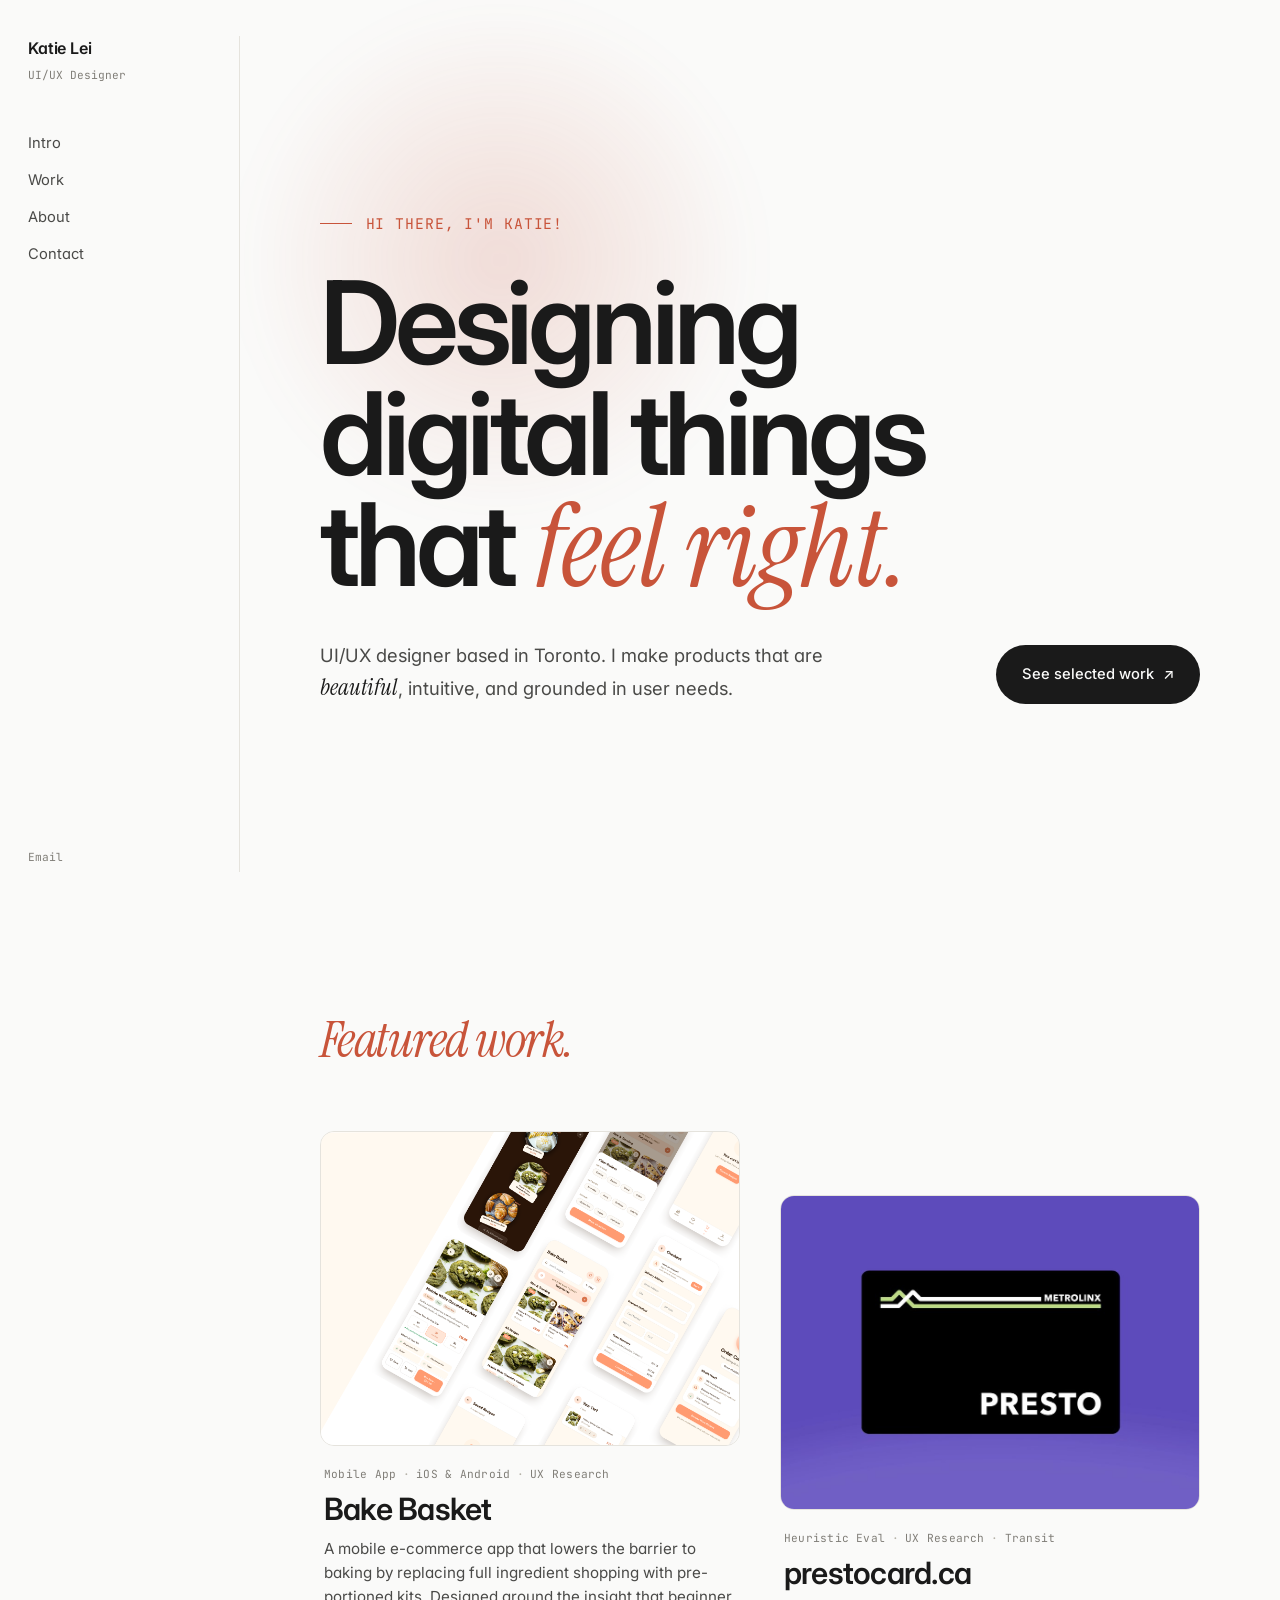
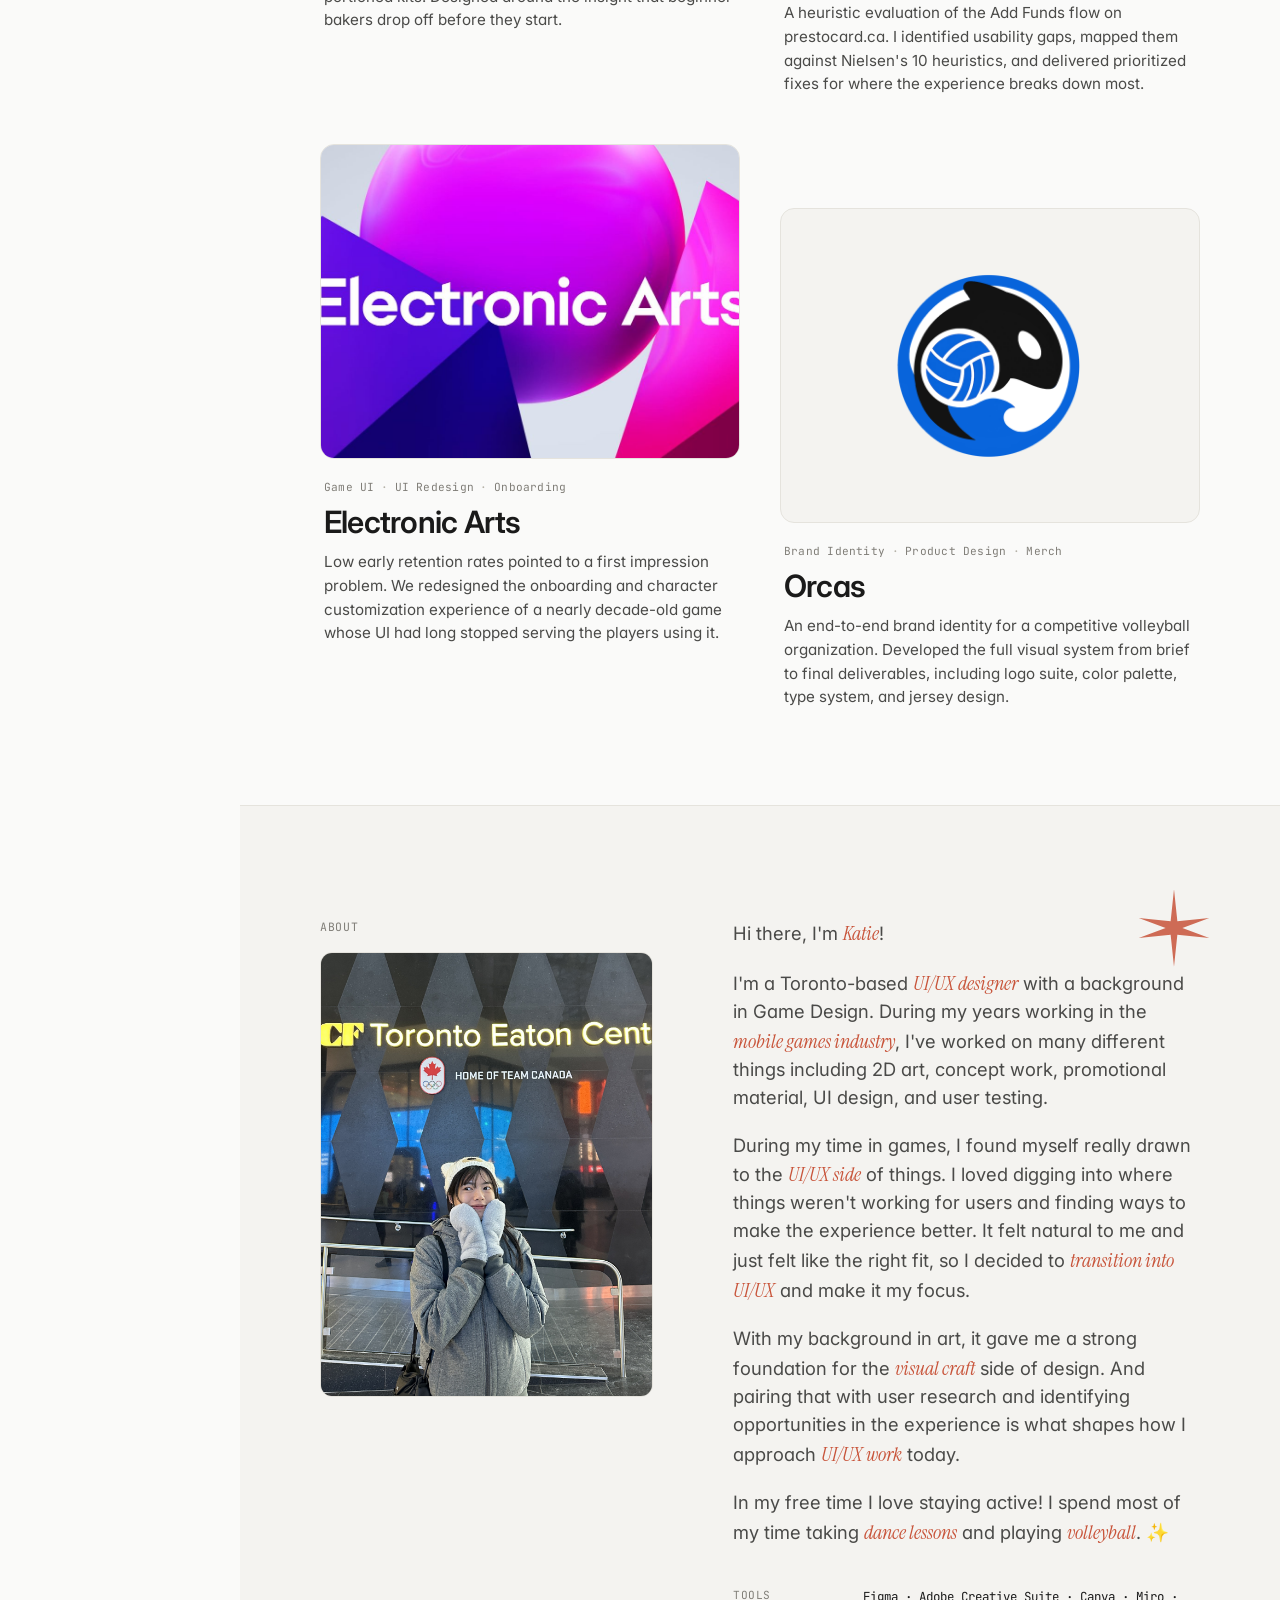
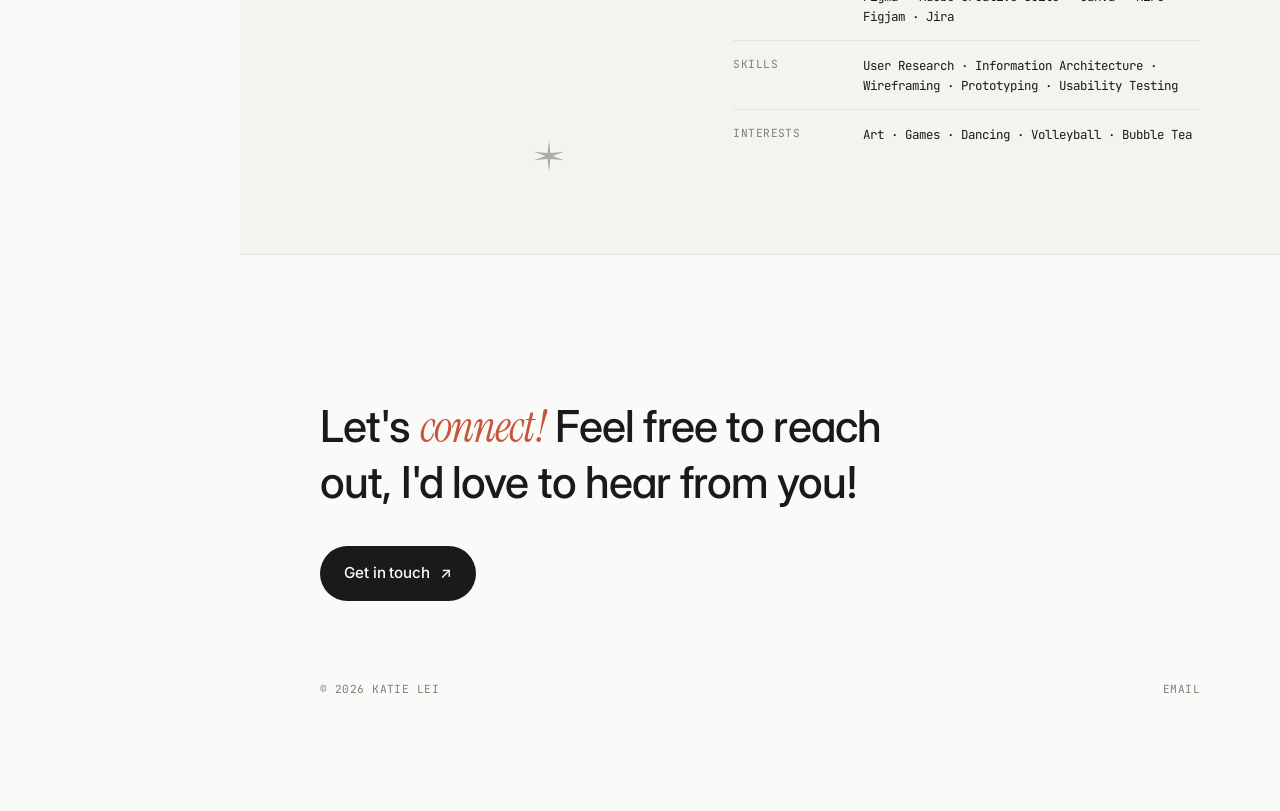
<file: index.html>
<!DOCTYPE html>
<html lang="en">
<head>
  <meta charset="UTF-8">
  <link rel="icon" type="image/svg+xml" href="favicon.svg">
  <meta name="viewport" content="width=device-width, initial-scale=1.0">
  <title>Katie Lei — UI/UX Designer</title>
  <link rel="preconnect" href="https://fonts.googleapis.com">
  <link rel="preconnect" href="https://fonts.gstatic.com" crossorigin>
  <link href="https://fonts.googleapis.com/css2?family=Inter:wght@400;500;600;700;800&family=JetBrains+Mono:wght@400;500&family=Instrument+Serif:ital@0;1&display=swap" rel="stylesheet">
  <style>
    /* =========================================================
       Home — captivating cover, unified system
    ========================================================= */
    :root {
      --bg:           #FAFAF9;
      --bg-2:         #F4F3F0;
      --bg-3:         #EAE8E3;
      --rule:         #E5E3DD;
      --rule-strong:  #D4D1C8;
      --ink:          #1A1A1A;
      --ink-2:        #4A4A48;
      --ink-3:        #807E78;
      --ink-4:        #B5B2A8;
      --accent:       #C8543A;
      --accent-soft:  #F8E8E2;
      --success:      #2E7D4F;

      --font-sans:    'Inter', system-ui, -apple-system, sans-serif;
      --font-mono:    'JetBrains Mono', ui-monospace, monospace;
      --font-serif:   'Instrument Serif', Georgia, serif;

      --sidebar-w:    240px;

      --ease:         cubic-bezier(0.16, 1, 0.3, 1);
    }

    *, *::before, *::after { box-sizing: border-box; margin: 0; padding: 0; }
    html { scroll-behavior: smooth; }
    body {
      font-family: var(--font-sans);
      font-size: 16px;
      line-height: 1.6;
      color: var(--ink);
      background: var(--bg);
      -webkit-font-smoothing: antialiased;
      font-feature-settings: 'cv11', 'ss01', 'kern';
      overflow-x: hidden;
    }
    a { color: inherit; text-decoration: none; }
    img { max-width: 100%; display: block; }

    @media (prefers-reduced-motion: reduce) {
      *, *::before, *::after {
        transition-duration: 0.01ms !important;
        animation-duration: 0.01ms !important;
      }
      html { scroll-behavior: auto; }
    }

    ::selection { background: var(--accent); color: var(--bg); }

    /* =========================================================
       Sidebar
    ========================================================= */
    .sidebar {
      position: fixed;
      top: 0; left: 0;
      width: var(--sidebar-w);
      height: 100vh;
      padding: 2.25rem 1.75rem 1.75rem;
      display: flex;
      flex-direction: column;
      justify-content: space-between;
      background: var(--bg);
      z-index: 100;
    }

    .sidebar::after {
      content: '';
      position: absolute;
      top: 2.25rem; bottom: 1.75rem;
      right: 0;
      width: 1px;
      background: var(--rule);
    }

    .sidebar-top { display: flex; flex-direction: column; gap: 2.5rem; }

    .brand {
      display: flex; flex-direction: column; gap: 0.35rem;
    }
    .brand-name {
      font-size: 1rem;
      font-weight: 600;
      letter-spacing: -0.01em;
      color: var(--ink);
    }
    .brand-role {
      font-family: var(--font-mono);
      font-size: 0.7rem;
      color: var(--ink-3);
    }

    .nav {
      display: flex; flex-direction: column; gap: 0.05rem;
    }
    .nav a {
      display: inline-block;
      padding: 0.4rem 0;
      font-size: 0.92rem;
      color: var(--ink-2);
      transition: color 200ms var(--ease), letter-spacing 250ms var(--ease);
      width: fit-content;
      position: relative;
    }
    .nav a:hover {
      color: var(--ink);
      letter-spacing: 0.005em;
    }
    .nav a::after {
      content: '';
      position: absolute;
      left: 0; bottom: 0.3rem;
      width: 100%;
      height: 1px;
      background: currentColor;
      transform: scaleX(0);
      transform-origin: left;
      transition: transform 300ms var(--ease);
    }
    .nav a:hover::after { transform: scaleX(1); }

    .sidebar-bottom {
      display: flex; flex-direction: column; gap: 1.25rem;
    }

    .status {
      display: inline-flex; align-items: center; gap: 0.55rem;
      font-family: var(--font-mono);
      font-size: 0.7rem;
      color: var(--ink-2);
      width: fit-content;
    }
    .status-dot {
      width: 7px; height: 7px;
      border-radius: 50%;
      background: var(--success);
      box-shadow: 0 0 0 3px rgba(46,125,79,0.15);
      animation: pulse 2.4s ease-in-out infinite;
    }
    @keyframes pulse {
      0%, 100% { box-shadow: 0 0 0 3px rgba(46,125,79,0.15); }
      50%       { box-shadow: 0 0 0 6px rgba(46,125,79,0.06); }
    }

    .socials {
      display: flex; gap: 0.4rem;
    }
    .socials a {
      font-family: var(--font-mono);
      font-size: 0.7rem;
      color: var(--ink-3);
      padding: 0.3rem 0;
      transition: color 150ms;
    }
    .socials a:hover { color: var(--accent); }
    .socials .sep { color: var(--ink-4); padding: 0.3rem 0.15rem; }

    /* =========================================================
       Main shell
    ========================================================= */
    .main {
      margin-left: var(--sidebar-w);
      min-height: 100vh;
    }

    /* =========================================================
       Hero
    ========================================================= */
    .hero {
      min-height: 100vh;
      padding: 5rem 5rem 4rem;
      position: relative;
      display: flex;
      flex-direction: column;
      justify-content: center;
    }

    .hero-top {
      position: absolute;
      top: 2.25rem; left: 5rem; right: 5rem;
      display: flex;
      justify-content: space-between;
      align-items: center;
      font-family: var(--font-mono);
      font-size: 0.72rem;
      color: var(--ink-3);
      letter-spacing: 0.02em;
    }
    .hero-top .tag {
      display: inline-flex; align-items: center; gap: 0.5rem;
    }
    .hero-top .tag-dot {
      width: 5px; height: 5px;
      border-radius: 50%;
      background: var(--accent);
    }

    .hero-greeting {
      display: inline-flex;
      align-items: center;
      gap: 0.85rem;
      font-family: var(--font-mono);
      font-size: 0.92rem;
      color: var(--accent);
      letter-spacing: 0.06em;
      text-transform: uppercase;
      margin-bottom: 2rem;
      opacity: 0;
      transform: translateY(8px);
      animation: rise 700ms var(--ease) 100ms forwards;
    }
    .hero-greeting-line {
      width: 32px;
      height: 1px;
      background: var(--accent);
      display: inline-block;
    }

    .hero-title {
      font-size: clamp(3rem, 9vw, 8.5rem);
      font-weight: 600;
      line-height: 0.96;
      letter-spacing: -0.045em;
      color: var(--ink);
      margin-bottom: 2.5rem;
      max-width: 14ch;
      text-wrap: balance;
    }
    .hero-title .line {
      display: block;
      opacity: 0;
      transform: translateY(14px);
      animation: rise 800ms var(--ease) forwards;
    }
    .hero-title .line:nth-child(1) { animation-delay: 200ms; }
    .hero-title .line:nth-child(2) { animation-delay: 320ms; }
    .hero-title .line:nth-child(3) { animation-delay: 440ms; }

    .hero-title .serif {
      font-family: var(--font-serif);
      font-style: italic;
      font-weight: 400;
      color: var(--accent);
      letter-spacing: -0.01em;
    }

    .hero-blob {
      position: absolute;
      top: 0; left: 0;
      width: 520px; height: 520px;
      border-radius: 50%;
      background: radial-gradient(circle at center, rgba(200,84,58,0.18), rgba(200,84,58,0) 70%);
      pointer-events: none;
      filter: blur(20px);
      z-index: 0;
      will-change: transform;
    }

    .hero > *:not(.hero-blob) { position: relative; z-index: 1; }

    @keyframes rise {
      to { opacity: 1; transform: translateY(0); }
    }

    .hero-foot {
      display: flex;
      align-items: flex-end;
      justify-content: space-between;
      gap: 3rem;
      flex-wrap: wrap;
      max-width: 1100px;
      opacity: 0;
      transform: translateY(8px);
      animation: rise 800ms var(--ease) 600ms forwards;
    }

    .hero-blurb {
      font-size: 1.15rem;
      line-height: 1.5;
      color: var(--ink-2);
      max-width: 44ch;
      text-wrap: pretty;
    }
    .hero-blurb em {
      font-family: var(--font-serif);
      font-size: 1.25em;
      font-style: italic;
      color: var(--ink);
      font-weight: 400;
    }

    .hero-cta {
      display: inline-flex; align-items: center; gap: 0.6rem;
      padding: 1.1rem 1.6rem;
      background: var(--ink);
      color: var(--bg);
      border-radius: 9999px;
      font-size: 0.92rem;
      font-weight: 500;
      transition: background 200ms, gap 250ms var(--ease), transform 250ms var(--ease);
      flex-shrink: 0;
    }
    .hero-cta:hover {
      background: var(--accent);
      gap: 0.9rem;
    }
    .hero-cta-arrow {
      display: inline-block;
      transition: transform 250ms var(--ease);
    }
    .hero-cta:hover .hero-cta-arrow {
      transform: translateX(2px) rotate(-45deg);
    }

    .hero-scroll {
      position: absolute;
      bottom: 2.25rem; left: 5rem;
      font-family: var(--font-mono);
      font-size: 0.7rem;
      color: var(--ink-3);
      display: flex; align-items: center; gap: 0.6rem;
    }
    .hero-scroll-line {
      width: 28px; height: 1px;
      background: var(--ink-3);
      position: relative;
      overflow: hidden;
    }
    .hero-scroll-line::after {
      content: '';
      position: absolute;
      inset: 0;
      background: var(--accent);
      animation: scroll-hint 2.4s ease-in-out infinite;
    }
    @keyframes scroll-hint {
      0%   { transform: translateX(-100%); }
      50%  { transform: translateX(0); }
      100% { transform: translateX(100%); }
    }

    /* =========================================================
       Marquee
    ========================================================= */
    .marquee {
      padding: 2.5rem 0;
      border-top: 1px solid var(--rule);
      border-bottom: 1px solid var(--rule);
      overflow: hidden;
      white-space: nowrap;
      background: var(--bg);
      position: relative;
    }
    .marquee-track {
      display: inline-flex;
      gap: 4rem;
      animation: marq 38s linear infinite;
      will-change: transform;
    }
    .marquee-item {
      font-family: var(--font-serif);
      font-size: 2.25rem;
      font-style: italic;
      font-weight: 400;
      color: var(--ink);
      letter-spacing: -0.01em;
      flex-shrink: 0;
    }
    .marquee-item.alt { color: var(--accent); }
    .marquee-dot {
      align-self: center;
      width: 6px; height: 6px;
      border-radius: 50%;
      background: var(--ink-4);
      flex-shrink: 0;
    }
    @keyframes marq {
      from { transform: translateX(0); }
      to   { transform: translateX(-50%); }
    }

    /* =========================================================
       Work — hover gallery
    ========================================================= */
    .work {
      padding: 7rem 5rem 6rem;
      position: relative;
    }

    .work-intro {
      display: flex;
      align-items: baseline;
      justify-content: space-between;
      gap: 3rem;
      margin-bottom: 4rem;
      flex-wrap: wrap;
    }
    .work-headline {
      font-size: clamp(2rem, 4vw, 3.25rem);
      font-weight: 600;
      letter-spacing: -0.03em;
      line-height: 1.05;
      color: var(--ink);
      max-width: 22ch;
      text-wrap: balance;
    }
    .work-headline .serif {
      font-family: var(--font-serif);
      font-style: italic;
      color: var(--accent);
      font-weight: 400;
    }
    .work-count {
      font-family: var(--font-mono);
      font-size: 0.72rem;
      color: var(--ink-3);
      letter-spacing: 0.04em;
    }

    .gallery {
      display: grid;
      grid-template-columns: repeat(2, 1fr);
      gap: 3rem 2.5rem;
    }
    @media (max-width: 900px) {
      .gallery { grid-template-columns: 1fr; gap: 2.5rem; }
    }

    .project {
      display: flex;
      flex-direction: column;
      gap: 1.25rem;
    }
    .project:nth-child(2) { margin-top: 4rem; }
    .project:nth-child(4) { margin-top: 4rem; }
    @media (max-width: 900px) {
      .project:nth-child(2), .project:nth-child(4) { margin-top: 0; }
    }

    .project-image {
      display: block;
      aspect-ratio: 4/3;
      border-radius: 14px;
      overflow: hidden;
      background: var(--bg-2);
      border: 1px solid var(--rule);
      position: relative;
    }
    .project-image img {
      width: 100%;
      height: 100%;
      object-fit: cover;
      transition: transform 700ms var(--ease);
    }
    .project-image--contain img {
      object-fit: contain;
      padding: 2rem;
    }
    .project-image:hover img { transform: scale(1.04); }
    .project-image::after {
      content: 'View case study \2192';
      position: absolute;
      inset: auto auto 1rem 1rem;
      padding: 0.5rem 0.85rem;
      background: rgba(26,26,26,0.92);
      color: var(--bg);
      font-family: var(--font-mono);
      font-size: 0.72rem;
      border-radius: 9999px;
      backdrop-filter: blur(8px);
      opacity: 0;
      transform: translateY(6px);
      transition: opacity 220ms var(--ease), transform 220ms var(--ease);
    }
    .project-image:hover::after {
      opacity: 1;
      transform: translateY(0);
    }

    .project-meta {
      display: flex;
      flex-direction: column;
      gap: 0.5rem;
      padding: 0 0.25rem;
    }
    .project-tags {
      display: flex; gap: 0.4rem; flex-wrap: wrap;
      font-family: var(--font-mono);
      font-size: 0.7rem;
      color: var(--ink-3);
      letter-spacing: 0.02em;
    }
    .project-tags .dot { color: var(--ink-4); }
    .project-name {
      font-size: clamp(1.5rem, 2.4vw, 2rem);
      font-weight: 600;
      letter-spacing: -0.025em;
      line-height: 1.1;
      color: var(--ink);
      transition: color 200ms;
    }
    .project-name .serif {
      font-family: var(--font-serif);
      font-style: italic;
      font-weight: 400;
      color: inherit;
    }
    .project:hover .project-name { color: var(--accent); }
    .project-desc {
      font-size: 0.95rem;
      line-height: 1.55;
      color: var(--ink-2);
      max-width: 42ch;
      text-wrap: pretty;
      margin-top: 0.25rem;
    }

    /* =========================================================
       About — editorial
    ========================================================= */
    .about {
      padding: 7rem 5rem 6rem;
      background: var(--bg-2);
      border-top: 1px solid var(--rule);
      border-bottom: 1px solid var(--rule);
      position: relative;
      overflow: hidden;
      display: flex;
      flex-direction: column;
      align-items: center;
    }

    .about-trinket {
      position: absolute;
      top: 5rem; right: 4rem;
      width: 84px; height: 84px;
      color: var(--accent);
      opacity: 0.85;
      animation: spin 18s linear infinite;
      pointer-events: none;
      z-index: 0;
    }
    .about-trinket--small {
      top: auto; bottom: 5rem;
      right: auto; left: 28%;
      width: 36px; height: 36px;
      color: var(--ink-3);
      animation: spin 26s linear reverse infinite;
      opacity: 0.6;
    }
    @keyframes spin { to { transform: rotate(360deg); } }
    @media (max-width: 900px) {
      .about-trinket { right: 1rem; top: 2rem; width: 56px; height: 56px; }
      .about-trinket--small { display: none; }
    }

    .about-grid {
      display: grid;
      grid-template-columns: 1fr 1.4fr;
      gap: 5rem;
      align-items: start;
      max-width: 1100px;
      margin: 0 auto;
    }
    @media (max-width: 900px) {
      .about-grid { grid-template-columns: 1fr; gap: 2rem; }
    }
    .about-photo {
      display: flex;
      flex-direction: column;
      gap: 1rem;
    }
    .about-photo img {
      width: 100%;
      aspect-ratio: 3/4;
      object-fit: cover;
      border-radius: 12px;
      border: 1px solid var(--rule);
    }
    .about-label {
      font-family: var(--font-mono);
      font-size: 0.72rem;
      color: var(--ink-3);
      text-transform: uppercase;
      letter-spacing: 0.06em;
    }
    .about-body p {
      font-size: 1.15rem;
      line-height: 1.5;
      color: var(--ink-2);
      max-width: 44ch;
      text-wrap: pretty;
    }
    .about-greeting { margin-bottom: 0; }
    .about-name {
      font-family: var(--font-serif);
      font-style: italic;
      color: var(--accent);
      font-size: 1.1em;
    }
    .about-body p + p { margin-top: 1.25rem; }
    .about-body em {
      font-family: var(--font-serif);
      font-style: italic;
      color: var(--accent);
      font-weight: 400;
      font-size: 1.1em;
    }

    .about-stack {
      margin-top: 2.5rem;
      display: flex; flex-direction: column;
      gap: 0.9rem;
      font-family: var(--font-mono);
      font-size: 0.78rem;
      color: var(--ink-2);
    }
    .about-stack-row {
      display: grid;
      grid-template-columns: 110px 1fr;
      gap: 1.25rem;
      padding-bottom: 0.85rem;
      border-bottom: 1px solid var(--rule);
    }
    .about-stack-row:last-child { border-bottom: none; }
    .about-stack-key {
      color: var(--ink-3);
      letter-spacing: 0.04em;
      text-transform: uppercase;
      font-size: 0.7rem;
    }
    .about-stack-val { color: var(--ink); }

    .about-now {
      margin-top: 2rem;
      display: grid;
      grid-template-columns: repeat(2, 1fr);
      gap: 1px;
      background: var(--rule);
      border: 1px solid var(--rule);
      border-radius: 8px;
      overflow: hidden;
    }
    @media (max-width: 700px) {
      .about-now { grid-template-columns: 1fr; }
    }
    .about-now-cell {
      position: relative;
      background: var(--bg-2);
      padding: 1rem 1.1rem;
      display: flex;
      flex-direction: column;
      gap: 0.4rem;
      transition: background 240ms var(--ease);
      overflow: hidden;
      cursor: default;
    }
    .about-now-cell:hover { background: var(--bg); }
    .about-now-cell::after {
      content: '';
      position: absolute;
      inset: auto 0 0 0;
      height: 2px;
      background: var(--accent);
      transform: scaleX(0);
      transform-origin: left;
      transition: transform 400ms var(--ease);
    }
    .about-now-cell:hover::after { transform: scaleX(1); }
    .about-now-key {
      font-family: var(--font-mono);
      font-size: 0.62rem;
      letter-spacing: 0.1em;
      text-transform: uppercase;
      color: var(--ink-3);
      display: inline-flex; align-items: center; gap: 0.4rem;
    }
    .about-now-key .pulse {
      width: 6px; height: 6px; border-radius: 50%;
      background: var(--accent);
      animation: pulse2 2s ease-in-out infinite;
    }
    @keyframes pulse2 {
      0%, 100% { opacity: 1; transform: scale(1); }
      50% { opacity: 0.5; transform: scale(0.85); }
    }
    .about-now-val {
      font-size: 0.95rem;
      color: var(--ink);
      line-height: 1.35;
      min-height: 2.5rem;
      display: block;
    }
    .about-now-val .swap {
      display: inline-block;
      transition: opacity 320ms var(--ease), transform 320ms var(--ease);
    }
    .about-now-val .swap.is-out {
      opacity: 0;
      transform: translateY(-4px);
    }
    .about-now-val .serif {
      font-family: var(--font-serif);
      font-style: italic;
      color: var(--accent);
      font-weight: 400;
    }

    /* =========================================================
       Contact
    ========================================================= */
    .contact {
      padding: 9rem 5rem 7rem;
      position: relative;
    }
    .contact-line {
      font-size: clamp(1.75rem, 3.5vw, 2.75rem);
      font-weight: 500;
      letter-spacing: -0.02em;
      line-height: 1.25;
      color: var(--ink);
      max-width: 28ch;
      text-wrap: balance;
      margin-bottom: 2.25rem;
    }
    .contact-line .serif {
      font-family: var(--font-serif);
      font-style: italic;
      color: var(--accent);
      font-weight: 400;
    }
    .contact-mail {
      display: inline-flex;
      align-items: center;
      gap: 0.65rem;
      padding: 0.95rem 1.5rem;
      background: var(--ink);
      color: var(--bg);
      border-radius: 9999px;
      font-size: 0.95rem;
      font-weight: 500;
      letter-spacing: -0.005em;
      transition: background 240ms, gap 280ms var(--ease), transform 240ms var(--ease);
    }
    .contact-mail:hover {
      background: var(--accent);
      gap: 0.95rem;
    }
    .contact-mail-arrow {
      display: inline-block;
      transition: transform 280ms var(--ease);
    }
    .contact-mail:hover .contact-mail-arrow {
      transform: translateX(2px) rotate(-45deg);
    }

    .contact-foot {
      margin-top: 5rem;
      display: flex;
      justify-content: space-between;
      align-items: center;
      gap: 2rem;
      flex-wrap: wrap;
      font-family: var(--font-mono);
      font-size: 0.7rem;
      color: var(--ink-3);
      letter-spacing: 0.04em;
      text-transform: uppercase;
    }
    .contact-foot a:hover { color: var(--accent); }

    /* =========================================================
       Focus
    ========================================================= */
    :focus-visible {
      outline: 2px solid var(--accent);
      outline-offset: 3px;
      border-radius: 2px;
    }
    :focus:not(:focus-visible) { outline: none; }

    /* =========================================================
       Responsive
    ========================================================= */
    @media (max-width: 900px) {
      :root { --sidebar-w: 0px; }
      .sidebar {
        position: sticky; top: 0;
        width: 100%;
        height: auto;
        flex-direction: row;
        align-items: center;
        justify-content: space-between;
        padding: 1rem 1.25rem;
        background: rgba(250,250,249,0.92);
        backdrop-filter: saturate(140%) blur(10px);
        -webkit-backdrop-filter: saturate(140%) blur(10px);
        border-bottom: 1px solid var(--rule);
      }
      .sidebar::after { display: none; }
      .sidebar-top { flex-direction: row; align-items: center; gap: 1.5rem; }
      .nav { flex-direction: row; gap: 1rem; }
      .nav a { padding: 0.3rem 0; font-size: 0.85rem; }
      .brand-role, .sidebar-bottom { display: none; }
      .main { margin-left: 0; }

      .hero { padding: 4rem 1.5rem 3rem; }
      .hero-top { left: 1.5rem; right: 1.5rem; top: 1.5rem; }
      .hero-scroll { left: 1.5rem; bottom: 1.5rem; }

      .work, .about, .contact { padding-left: 1.5rem; padding-right: 1.5rem; }
      .work { padding-top: 4rem; padding-bottom: 4rem; }
      .about { padding-top: 4rem; padding-bottom: 4rem; }
      .contact { padding-top: 5rem; padding-bottom: 4rem; }

      .marquee-item { font-size: 1.5rem; }
    }

    @media (max-width: 560px) {
      .nav a:not(:last-child) { display: none; }
    }
  </style>
</head>
<body>

  <!-- SIDEBAR -->
  <aside class="sidebar">
    <div class="sidebar-top">
      <a href="index.html" class="brand">
        <span class="brand-name">Katie Lei</span>
        <span class="brand-role">UI/UX Designer</span>
      </a>

      <nav class="nav">
        <a href="#intro">Intro</a>
        <a href="#work">Work</a>
        <a href="#about">About</a>
        <a href="#contact">Contact</a>
      </nav>
    </div>

    <div class="sidebar-bottom">
      <div class="socials">
        <a href="mailto:katie.sinlei@gmail.com">Email</a>
      </div>
    </div>
  </aside>

  <!-- MAIN -->
  <main class="main">

    <!-- HERO -->
    <section class="hero" id="intro">
      <div class="hero-blob" id="hero-blob"></div>

      <p class="hero-greeting">
        <span class="hero-greeting-line"></span>
        <span>Hi There, I'm Katie!</span>
      </p>

      <h1 class="hero-title">
        <span class="line">Designing</span>
        <span class="line">digital things</span>
        <span class="line">that <span class="serif">feel right.</span></span>
      </h1>

      <div class="hero-foot">
        <p class="hero-blurb">
          UI/UX designer based in Toronto. I make products that are <em>beautiful</em>, intuitive, and grounded in user needs.
        </p>
        <a href="#work" class="hero-cta">
          See selected work
          <span class="hero-cta-arrow" aria-hidden="true">↗</span>
        </a>
      </div>

    </section>

    <!-- WORK -->
    <section class="work" id="work">
      <header class="work-intro">
        <h2 class="work-headline">
          <span class="serif">Featured work.</span>
        </h2>
      </header>

      <div class="gallery">

        <a href="bakebasket-case-study.html" class="project">
          <span class="project-image">
            <img src="images/bakebasket%20display.png" alt="Bake Basket app cover" loading="lazy">
          </span>
          <span class="project-meta">
            <span class="project-tags">
              <span>Mobile App</span><span class="dot">·</span>
              <span>iOS &amp; Android</span><span class="dot">·</span>
              <span>UX Research</span>
            </span>
            <span class="project-name">Bake Basket</span>
            <span class="project-desc">A mobile e-commerce app that lowers the barrier to baking by replacing full ingredient shopping with pre-portioned kits. Designed around the insight that beginner bakers drop off before they start.</span>
          </span>
        </a>

        <a href="presto-heuristic-evaluation.html" class="project">
          <span class="project-image">
            <img src="images/presto/presto.jpg" alt="Presto Heuristic Evaluation cover" loading="lazy">
          </span>
          <span class="project-meta">
            <span class="project-tags">
              <span>Heuristic Eval</span><span class="dot">·</span>
              <span>UX Research</span><span class="dot">·</span>
              <span>Transit</span>
            </span>
            <span class="project-name">prestocard.ca</span>
            <span class="project-desc">A heuristic evaluation of the Add Funds flow on prestocard.ca. I identified usability gaps, mapped them against Nielsen's 10 heuristics, and delivered prioritized fixes for where the experience breaks down most.</span>
          </span>
        </a>

        <a href="game-revamp-case-study.html" class="project">
          <span class="project-image">
            <img src="images/ea.jpg" alt="Electronic Arts project cover" loading="lazy">
          </span>
          <span class="project-meta">
            <span class="project-tags">
              <span>Game UI</span><span class="dot">·</span>
              <span>UI Redesign</span><span class="dot">·</span>
              <span>Onboarding</span>
            </span>
            <span class="project-name">Electronic Arts</span>
            <span class="project-desc">Low early retention rates pointed to a first impression problem. We redesigned the onboarding and character customization experience of a nearly decade-old game whose UI had long stopped serving the players using it.</span>
          </span>
        </a>

        <a href="volleyball-branding-case-study.html" class="project">
          <span class="project-image project-image--contain">
            <img src="images/Orcas/logo.png" alt="Orcas brand identity cover" loading="lazy">
          </span>
          <span class="project-meta">
            <span class="project-tags">
              <span>Brand Identity</span><span class="dot">·</span>
              <span>Product Design</span><span class="dot">·</span>
              <span>Merch</span>
            </span>
            <span class="project-name">Orcas</span>
            <span class="project-desc">An end-to-end brand identity for a competitive volleyball organization. Developed the full visual system from brief to final deliverables, including logo suite, color palette, type system, and jersey design.</span>
          </span>
        </a>

      </div>
    </section>

    <!-- ABOUT -->
    <section class="about" id="about">
      <svg class="about-trinket" viewBox="0 0 100 100" aria-hidden="true" fill="currentColor"><path d="M50 4 L54 42 L92 38 L60 50 L92 62 L54 58 L50 96 L46 58 L8 62 L40 50 L8 38 L46 42 Z"/></svg>
      <svg class="about-trinket about-trinket--small" viewBox="0 0 100 100" aria-hidden="true" fill="currentColor"><path d="M50 4 L54 42 L92 38 L60 50 L92 62 L54 58 L50 96 L46 58 L8 62 L40 50 L8 38 L46 42 Z"/></svg>

      <div class="about-grid">
        <div class="about-photo">
          <span class="about-label">About</span>
          <img src="images/me.JPG" alt="Katie Lei" />
        </div>

        <div class="about-body">
          <p class="about-greeting">Hi there, I'm <span class="about-name">Katie</span>!</p>
          <p>
            I'm a Toronto-based <em>UI/UX designer</em> with a background in Game Design. During my years working in the <em>mobile games industry</em>, I've worked on many different things including 2D art, concept work, promotional material, UI design, and user testing.
          </p>
          <p>
            During my time in games, I found myself really drawn to the <em>UI/UX side</em> of things. I loved digging into where things weren't working for users and finding ways to make the experience better. It felt natural to me and just felt like the right fit, so I decided to <em>transition into UI/UX</em> and make it my focus.
          </p>
          <p>
            With my background in art, it gave me a strong foundation for the <em>visual craft</em> side of design. And pairing that with user research and identifying opportunities in the experience is what shapes how I approach <em>UI/UX work</em> today.
          </p>
          <p>
            In my free time I love staying active! I spend most of my time taking <em>dance lessons</em> and playing <em>volleyball</em>. ✨
          </p>

          <div class="about-stack">
            <div class="about-stack-row">
              <span class="about-stack-key">Tools</span>
              <span class="about-stack-val">Figma · Adobe Creative Suite · Canva · Miro · Figjam · Jira</span>
            </div>
            <div class="about-stack-row">
              <span class="about-stack-key">Skills</span>
              <span class="about-stack-val">User Research · Information Architecture · Wireframing · Prototyping · Usability Testing</span>
            </div>
            <div class="about-stack-row">
              <span class="about-stack-key">Interests</span>
              <span class="about-stack-val">Art · Games · Dancing · Volleyball · Bubble Tea</span>
            </div>
          </div>

        </div>
      </div>
    </section>

    <!-- CONTACT -->
    <section class="contact" id="contact">
      <h2 class="contact-line">
        Let's <span class="serif">connect!</span> Feel free to reach out, I'd love to hear from you!
      </h2>

      <a href="mailto:katie.sinlei@gmail.com" class="contact-mail">
        Get in touch
        <span class="contact-mail-arrow" aria-hidden="true">↗</span>
      </a>

      <div class="contact-foot">
        <span>© 2026 Katie Lei</span>
        <a href="mailto:katie.sinlei@gmail.com">Email</a>
      </div>
    </section>

  </main>

  <script>
    // Toronto clock
    (function () {
      const el = document.getElementById('clock');
      if (!el) return;
      const update = () => {
        const opts = { hour: '2-digit', minute: '2-digit', hour12: false, timeZone: 'America/Toronto' };
        el.textContent = 'Toronto · ' + new Intl.DateTimeFormat('en-CA', opts).format(new Date());
      };
      update();
      setInterval(update, 30000);
    })();

    // Hero cursor-following blob
    (function () {
      const hero = document.getElementById('intro');
      const blob = document.getElementById('hero-blob');
      if (!hero || !blob) return;
      let tx = 0, ty = 0, cx = 0, cy = 0;
      let active = false;

      hero.addEventListener('pointermove', (e) => {
        const r = hero.getBoundingClientRect();
        tx = e.clientX - r.left;
        ty = e.clientY - r.top;
        if (!active) { cx = tx; cy = ty; }
        active = true;
      });
      hero.addEventListener('pointerleave', () => { active = false; });

      function loop() {
        if (active) {
          cx += (tx - cx) * 0.05;
          cy += (ty - cy) * 0.05;
          blob.style.transform = `translate(${cx - 260}px, ${cy - 260}px)`;
        }
        requestAnimationFrame(loop);
      }
      loop();
    })();

  </script>

</body>
</html>
</file>
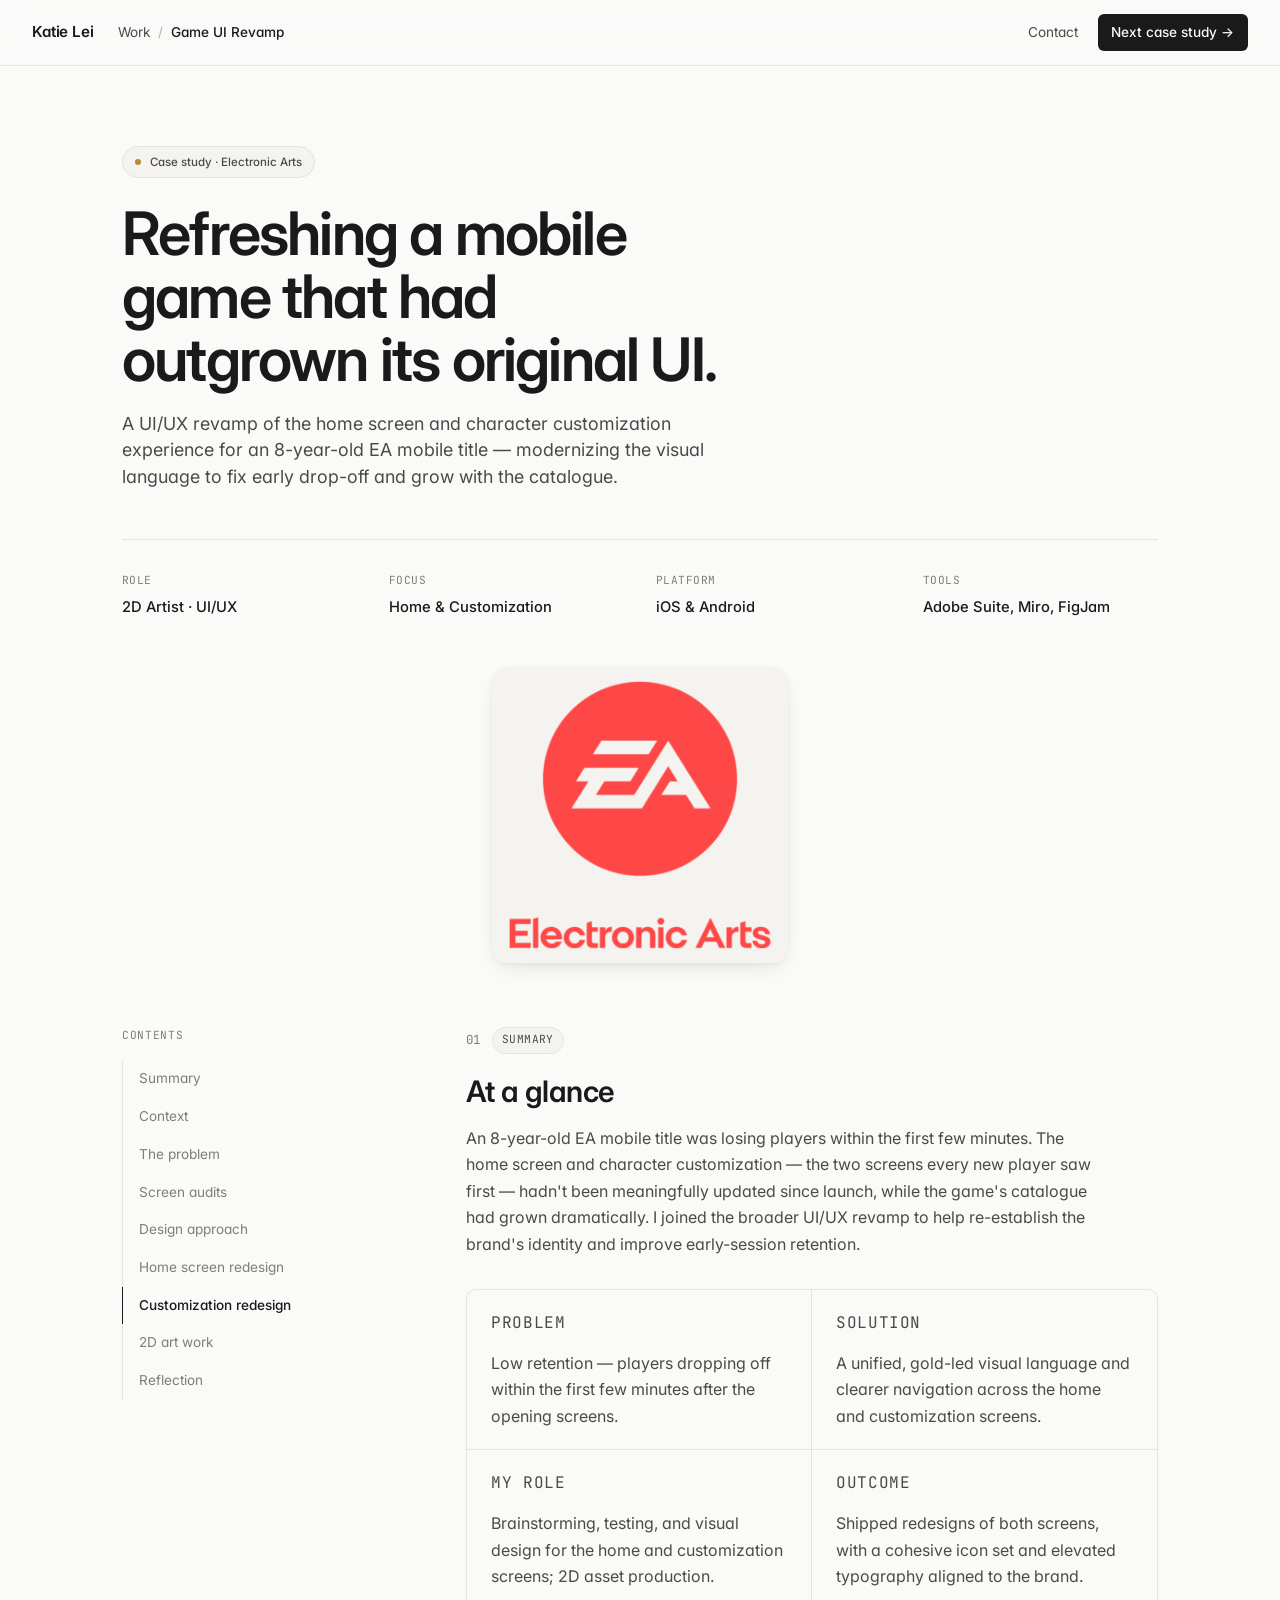
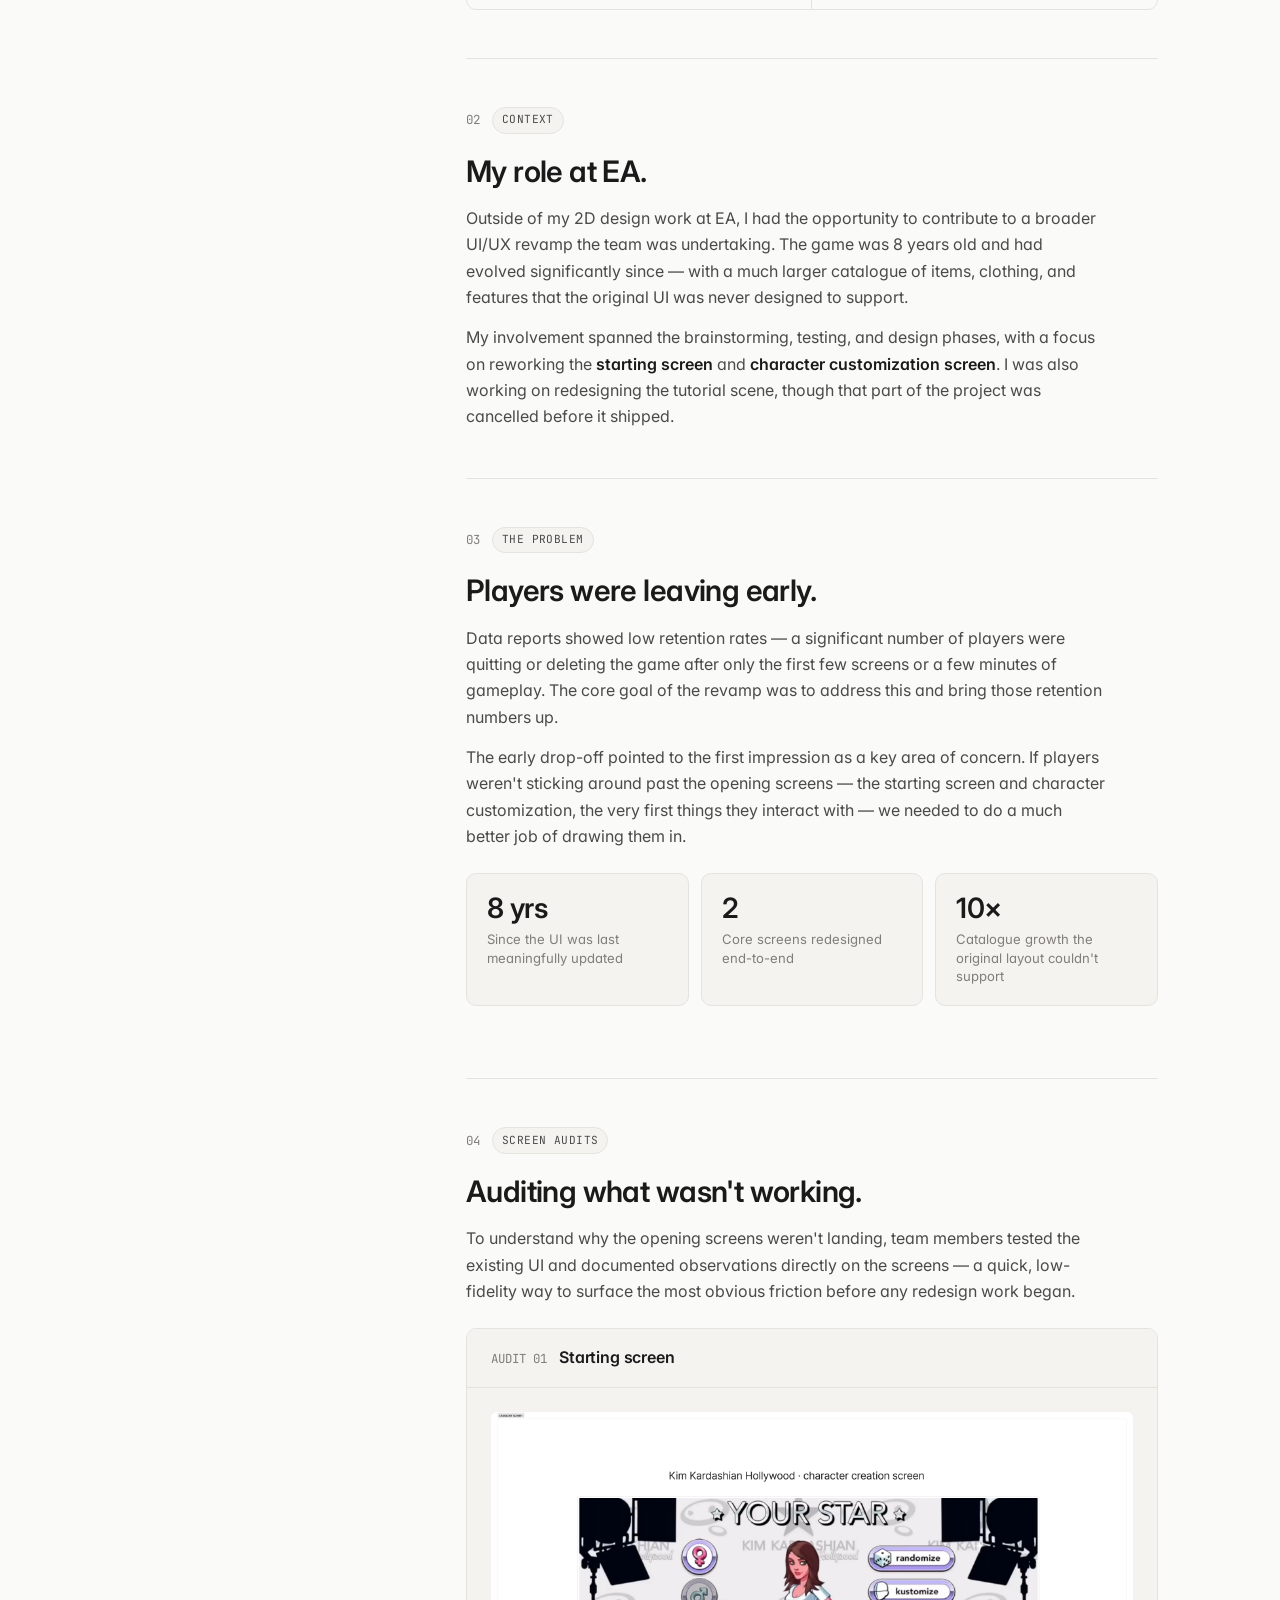
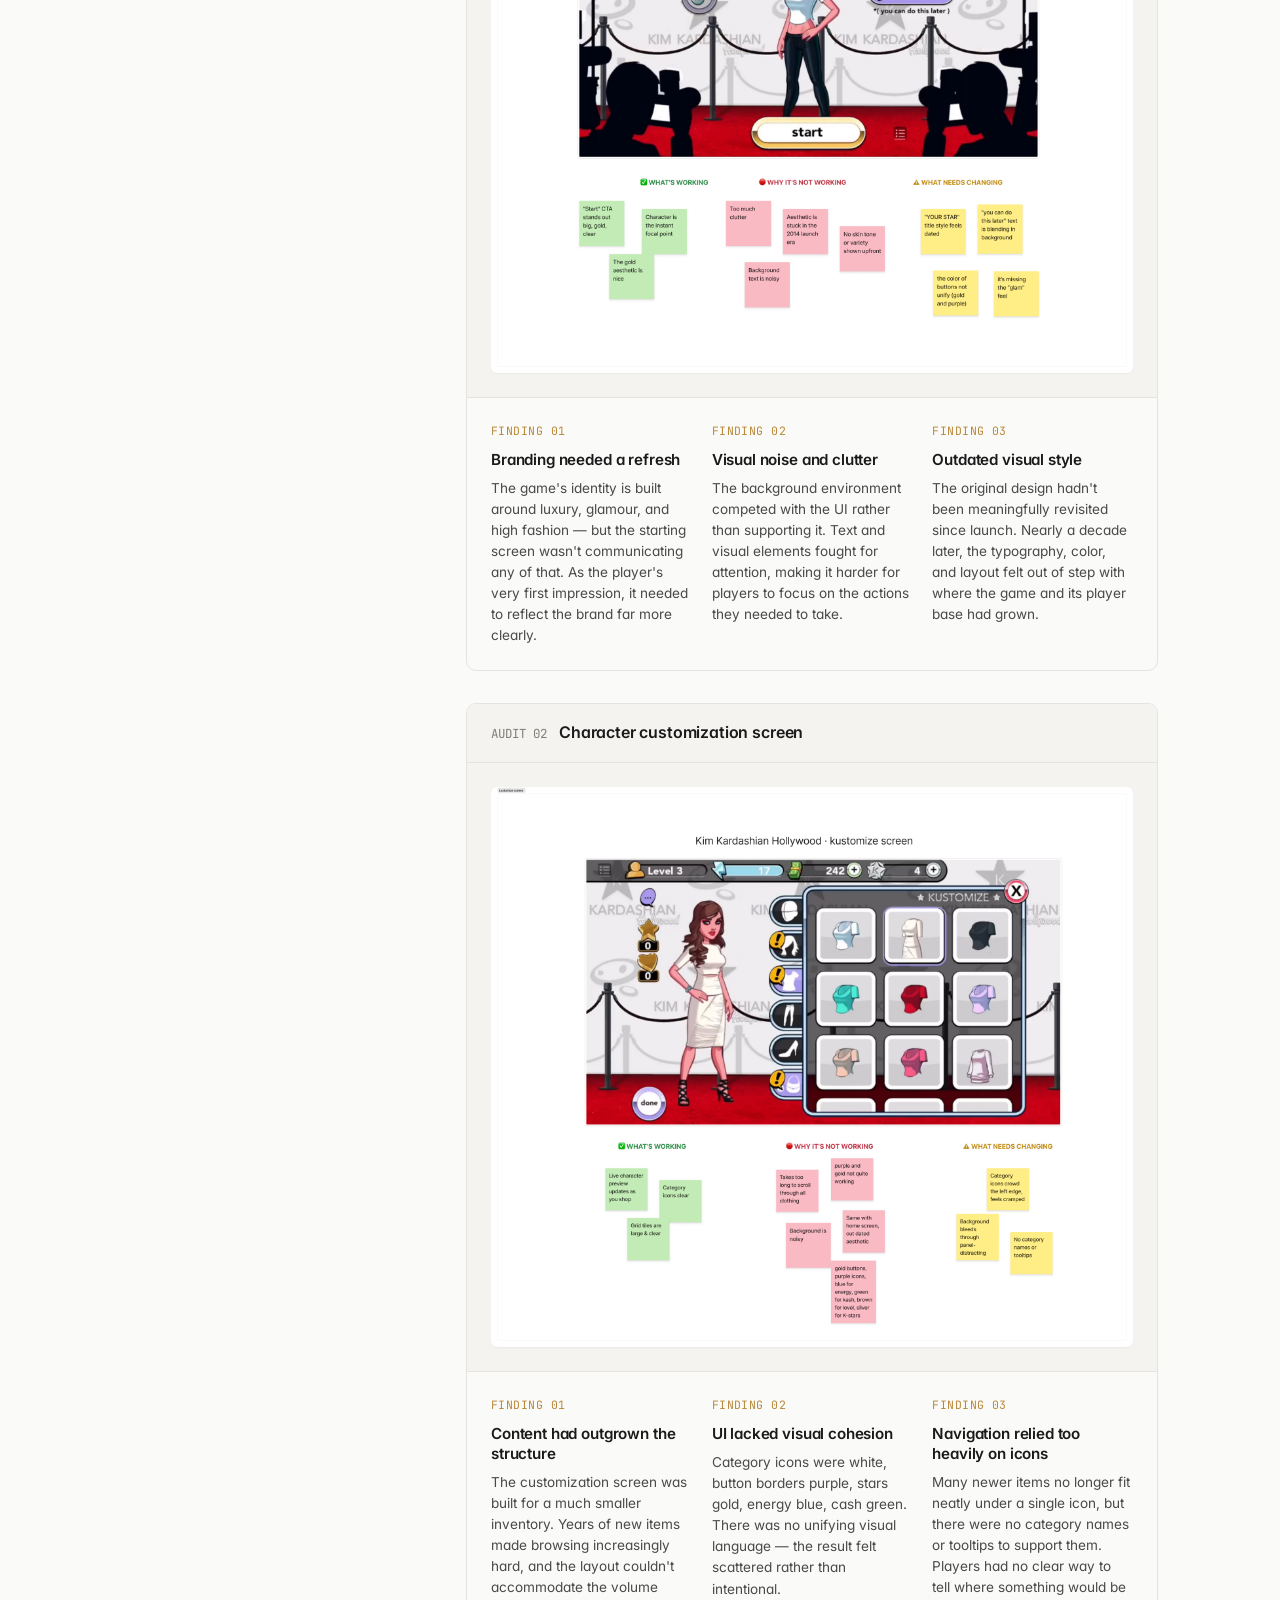
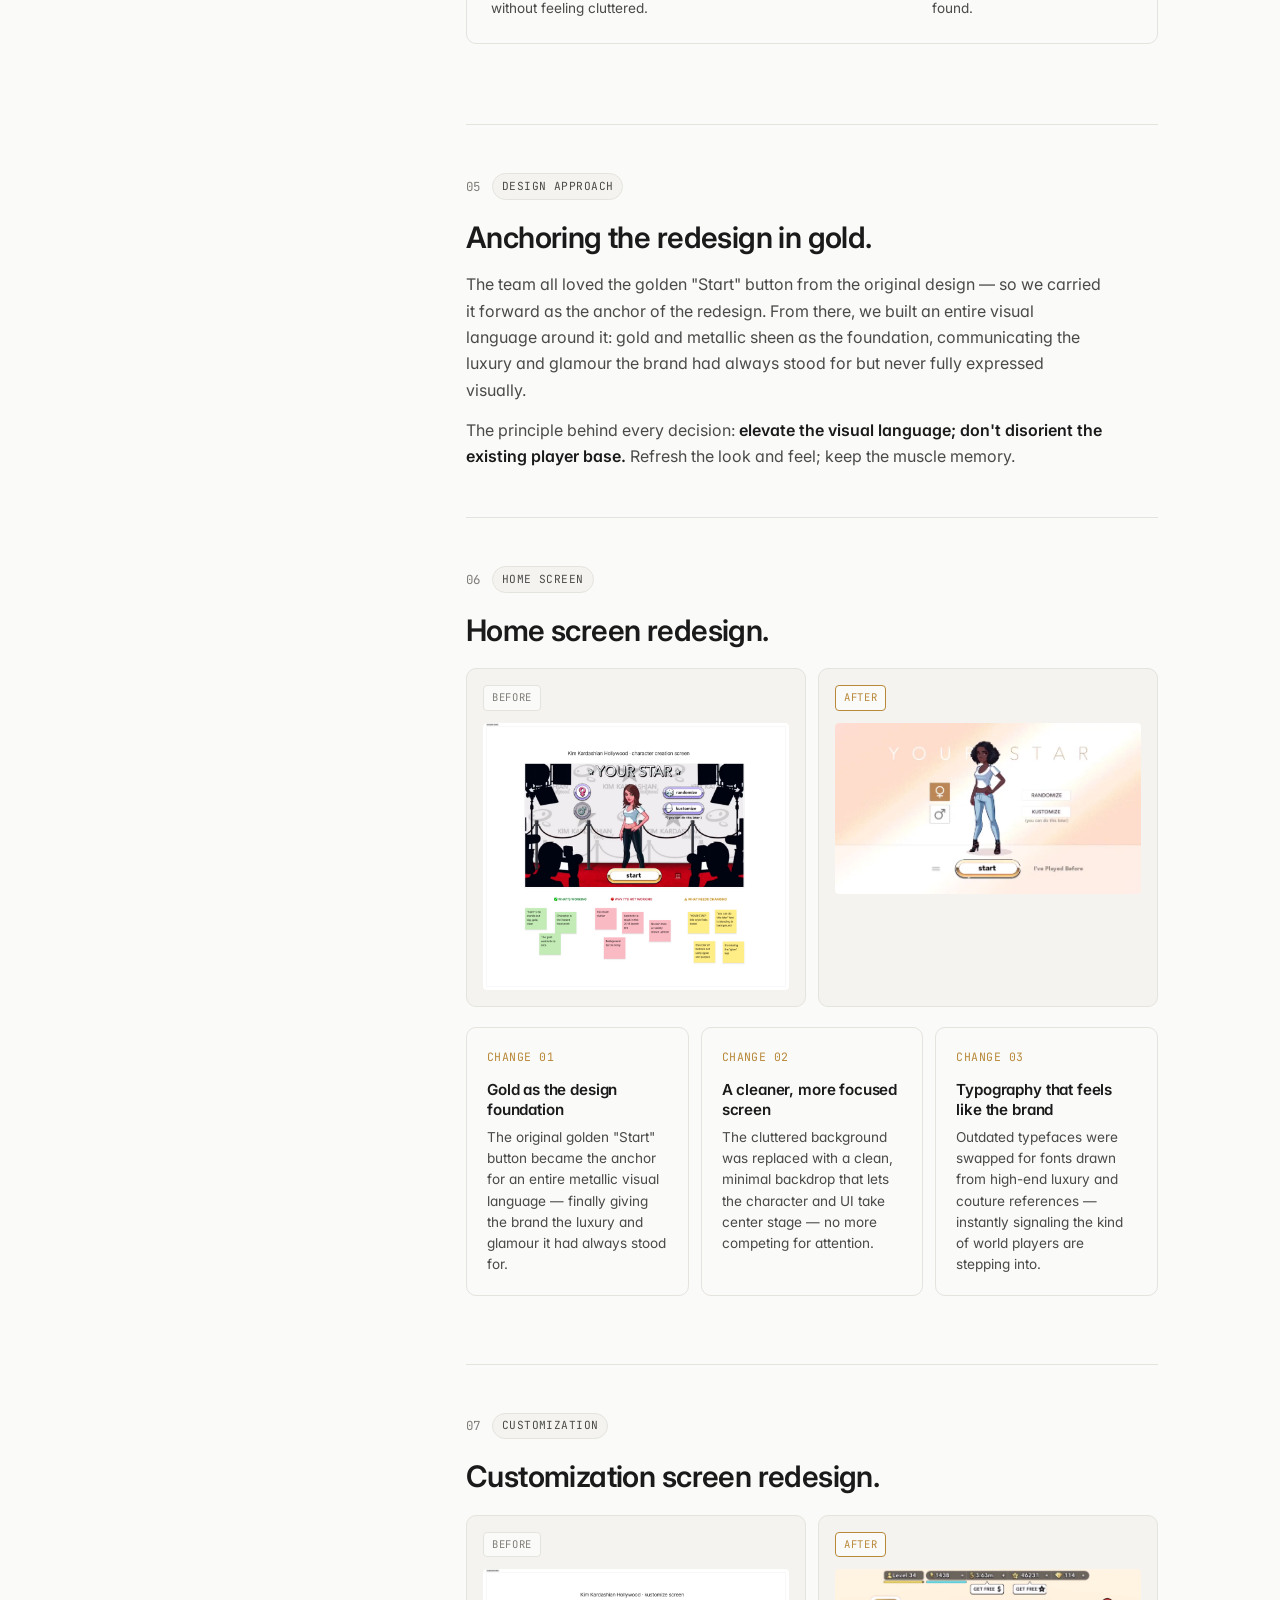
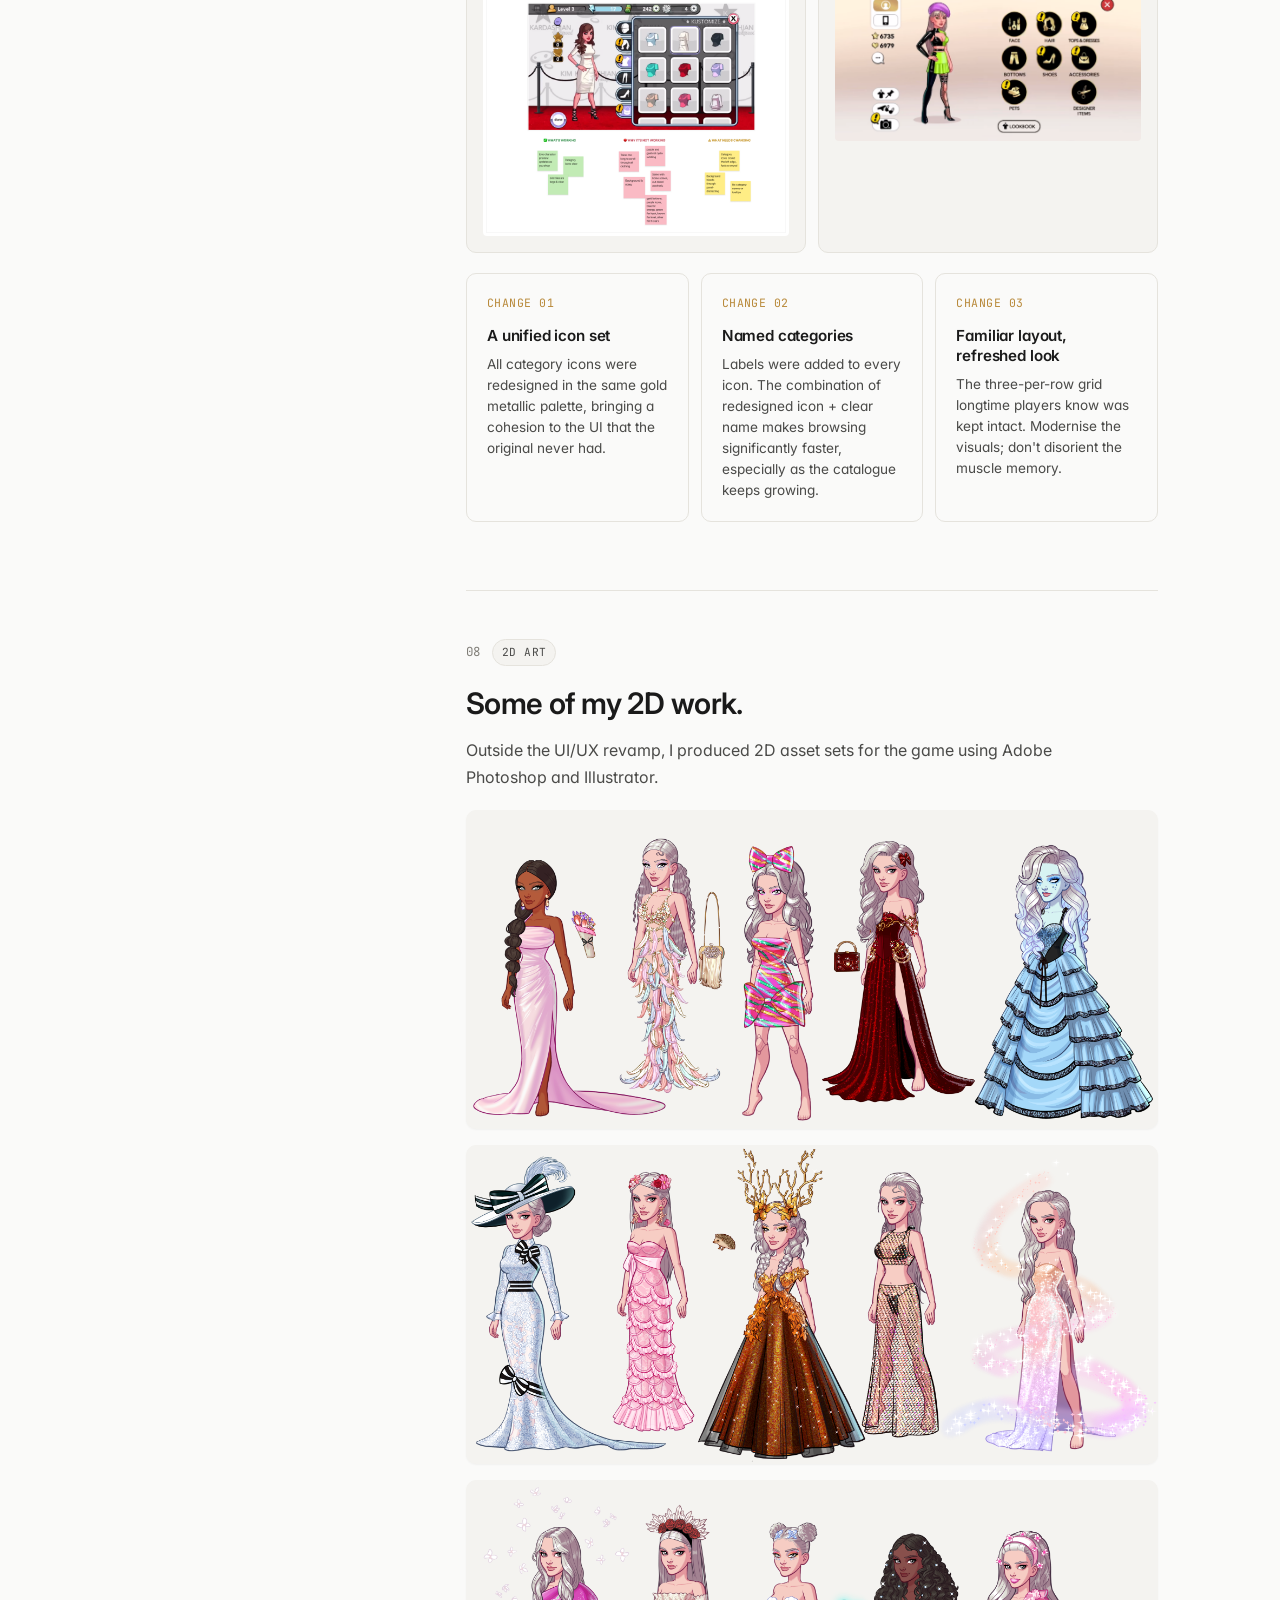
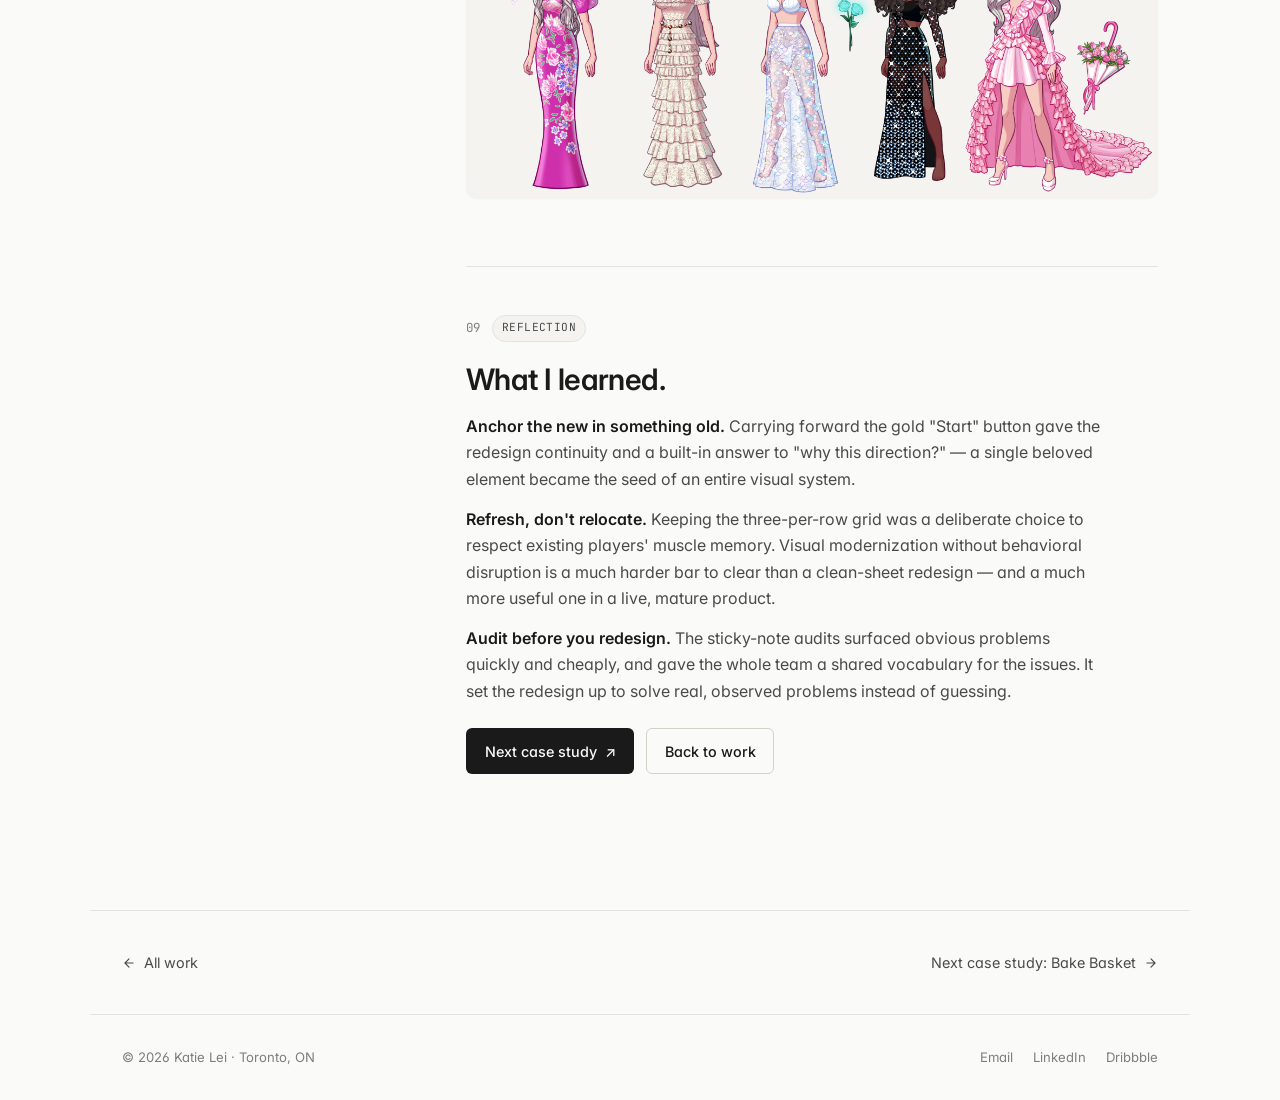
<file: game-revamp-case-study-v2.html>
<!DOCTYPE html>
<html lang="en">
<head>
  <meta charset="UTF-8">
  <meta name="viewport" content="width=device-width, initial-scale=1.0">
  <title>Game UI Revamp — Katie Lei</title>
  <link rel="preconnect" href="https://fonts.googleapis.com">
  <link rel="preconnect" href="https://fonts.gstatic.com" crossorigin>
  <link href="https://fonts.googleapis.com/css2?family=Inter:wght@400;500;600;700&family=JetBrains+Mono:wght@400;500&display=swap" rel="stylesheet">
  <style>
    /* =========================================================
       EA Game UI Revamp — Case Study v2
       Matches Bake Basket v2 system: sans-serif, structured grid,
       sticky TOC, neutral palette with single accent.
    ========================================================= */

    :root {
      --bg:           #FAFAF9;
      --bg-2:         #F4F3F0;
      --bg-3:         #EAE8E3;
      --rule:         #E5E3DD;
      --rule-strong:  #D4D1C8;
      --ink:          #1A1A1A;
      --ink-2:        #4A4A48;
      --ink-3:        #807E78;
      --ink-4:        #B5B2A8;
      --accent:       #B8893A;       /* warm gold — nods to project's gold redesign */
      --accent-soft:  #F5EBD6;
      --success:      #2E7D4F;
      --error:        #B94040;

      --font-sans:    'Inter', system-ui, -apple-system, sans-serif;
      --font-mono:    'JetBrains Mono', ui-monospace, monospace;

      --radius-sm:    6px;
      --radius:       10px;
      --radius-lg:    16px;

      --shadow-sm:    0 1px 2px rgba(0,0,0,0.04);
      --shadow:       0 1px 3px rgba(0,0,0,0.06), 0 4px 12px -4px rgba(0,0,0,0.05);
      --shadow-lg:    0 8px 24px -8px rgba(0,0,0,0.12), 0 2px 6px rgba(0,0,0,0.04);

      --sidebar-w:    280px;
      --content-max:  720px;
      --wide-max:     1100px;

      --ease:         cubic-bezier(0.16, 1, 0.3, 1);
    }

    * { box-sizing: border-box; margin: 0; padding: 0; }

    html { scroll-behavior: smooth; }

    body {
      font-family: var(--font-sans);
      font-size: 16px;
      line-height: 1.6;
      color: var(--ink);
      background: var(--bg);
      -webkit-font-smoothing: antialiased;
      font-feature-settings: 'cv11', 'ss01', 'kern';
    }

    a { color: inherit; text-decoration: none; }
    img { max-width: 100%; display: block; }

    /* Top bar */
    .topbar {
      position: sticky; top: 0; z-index: 100;
      display: flex; align-items: center; justify-content: space-between;
      padding: 0.85rem 2rem;
      background: rgba(250,250,249,0.85);
      backdrop-filter: saturate(140%) blur(10px);
      -webkit-backdrop-filter: saturate(140%) blur(10px);
      border-bottom: 1px solid var(--rule);
    }
    .topbar-left { display: flex; align-items: center; gap: 1.5rem; }
    .topbar-brand { font-weight: 600; font-size: 0.95rem; letter-spacing: -0.01em; }
    .topbar-crumb {
      display: none;
      font-size: 0.85rem; color: var(--ink-3);
      align-items: center; gap: 0.5rem;
    }
    @media (min-width: 720px) { .topbar-crumb { display: inline-flex; } }
    .topbar-crumb-sep { color: var(--ink-4); }
    .topbar-crumb-current { color: var(--ink); font-weight: 500; }
    .topbar-right { display: flex; align-items: center; gap: 0.5rem; }
    .topbar-link {
      font-size: 0.85rem; color: var(--ink-2);
      padding: 0.4rem 0.75rem; border-radius: var(--radius-sm);
      transition: background 150ms, color 150ms;
    }
    .topbar-link:hover { background: var(--bg-2); color: var(--ink); }
    .topbar-cta {
      font-size: 0.85rem; font-weight: 500;
      padding: 0.5rem 0.85rem;
      background: var(--ink); color: var(--bg);
      border-radius: var(--radius-sm);
      transition: background 150ms;
    }
    .topbar-cta:hover { background: var(--ink-2); }

    /* Reading progress */
    .progress {
      position: fixed; top: 0; left: 0; right: 0;
      height: 2px; background: transparent; z-index: 200;
    }
    .progress-bar {
      height: 100%; width: 0%; background: var(--accent);
      transition: width 80ms linear;
    }

    /* Hero */
    .hero {
      padding: 5rem 2rem 3rem;
      max-width: var(--wide-max);
      margin: 0 auto;
    }
    .hero-eyebrow {
      display: inline-flex; align-items: center; gap: 0.55rem;
      padding: 0.35rem 0.75rem;
      background: var(--bg-2);
      border: 1px solid var(--rule);
      border-radius: 9999px;
      font-size: 0.72rem; font-weight: 500;
      color: var(--ink-2);
      margin-bottom: 1.5rem;
    }
    .hero-eyebrow-dot {
      width: 6px; height: 6px; border-radius: 50%;
      background: var(--accent);
    }
    .hero-title {
      font-size: clamp(2.25rem, 5vw, 3.75rem);
      font-weight: 600; line-height: 1.05;
      letter-spacing: -0.03em;
      color: var(--ink);
      margin-bottom: 1.25rem;
      max-width: 18ch; text-wrap: balance;
    }
    .hero-subtitle {
      font-size: clamp(1.05rem, 1.4vw, 1.25rem);
      line-height: 1.5;
      color: var(--ink-2);
      max-width: 56ch;
      margin-bottom: 3rem;
      text-wrap: pretty;
    }
    .hero-meta {
      display: grid;
      grid-template-columns: repeat(4, minmax(0,1fr));
      gap: 1.5rem 2rem;
      padding-top: 2rem;
      border-top: 1px solid var(--rule);
    }
    @media (max-width: 720px) {
      .hero-meta { grid-template-columns: repeat(2, 1fr); }
    }
    .hero-meta-item { display: flex; flex-direction: column; gap: 0.35rem; }
    .hero-meta-label {
      font-family: var(--font-mono);
      font-size: 0.7rem;
      color: var(--ink-3);
      text-transform: uppercase;
      letter-spacing: 0.04em;
    }
    .hero-meta-value {
      font-size: 0.92rem; font-weight: 500;
      color: var(--ink);
    }

    /* Cover */
    .cover-wrap {
      max-width: 360px;
      margin: 0 auto 4rem;
      padding: 0 2rem;
    }
    .cover {
      width: 100%; height: auto; display: block;
      border-radius: var(--radius-lg);
      background: var(--bg-2);
      box-shadow: var(--shadow-lg);
    }

    /* Layout */
    .layout {
      max-width: var(--wide-max);
      margin: 0 auto;
      padding: 0 2rem;
      display: grid;
      grid-template-columns: var(--sidebar-w) 1fr;
      gap: 4rem;
      align-items: start;
    }
    @media (max-width: 980px) {
      .layout { grid-template-columns: 1fr; gap: 0; }
    }

    /* TOC sidebar */
    .toc {
      position: sticky; top: 88px;
      max-height: calc(100vh - 100px);
      overflow-y: auto;
      padding-right: 1rem;
    }
    @media (max-width: 980px) { .toc { display: none; } }
    .toc-label {
      font-family: var(--font-mono);
      font-size: 0.7rem; color: var(--ink-3);
      text-transform: uppercase; letter-spacing: 0.06em;
      margin-bottom: 1rem;
    }
    .toc-list {
      list-style: none;
      display: flex; flex-direction: column; gap: 0.1rem;
      border-left: 1px solid var(--rule);
    }
    .toc-list a {
      display: block;
      padding: 0.45rem 0 0.45rem 1rem;
      margin-left: -1px;
      border-left: 1px solid transparent;
      font-size: 0.85rem;
      color: var(--ink-3);
      transition: color 150ms, border-color 150ms;
    }
    .toc-list a:hover { color: var(--ink); }
    .toc-list a.is-active {
      color: var(--ink);
      border-left-color: var(--ink);
      font-weight: 500;
    }

    /* Content */
    .content { max-width: var(--content-max); min-width: 0; }

    /* Sections */
    .section {
      padding: 3rem 0;
      border-top: 1px solid var(--rule);
      scroll-margin-top: 88px;
    }
    .section:first-child { border-top: none; padding-top: 0; }
    .section-meta {
      display: flex; align-items: center; gap: 0.75rem;
      margin-bottom: 1.25rem;
    }
    .section-num {
      font-family: var(--font-mono);
      font-size: 0.78rem;
      color: var(--ink-3);
    }
    .section-pill {
      font-family: var(--font-mono);
      font-size: 0.7rem;
      padding: 0.2rem 0.55rem;
      background: var(--bg-2);
      border: 1px solid var(--rule);
      border-radius: 9999px;
      color: var(--ink-2);
      text-transform: uppercase;
      letter-spacing: 0.04em;
    }
    .section h2 {
      font-size: clamp(1.5rem, 2.5vw, 1.85rem);
      font-weight: 600; line-height: 1.2;
      letter-spacing: -0.02em;
      margin-bottom: 1rem;
      color: var(--ink);
    }
    .section h3 {
      font-size: 1.05rem; font-weight: 600;
      letter-spacing: -0.01em;
      margin: 2.5rem 0 0.85rem;
      color: var(--ink);
    }
    .section p {
      font-size: 1rem; line-height: 1.65;
      color: var(--ink-2);
      max-width: 64ch;
    }
    .section p + p { margin-top: 0.85rem; }
    .section p strong { color: var(--ink); font-weight: 600; }

    /* Summary grid */
    .summary {
      display: grid;
      grid-template-columns: 1fr 1fr;
      gap: 0;
      border: 1px solid var(--rule);
      border-radius: var(--radius);
      overflow: hidden;
      margin-top: 2rem;
    }
    @media (max-width: 720px) { .summary { grid-template-columns: 1fr; } }
    .summary-cell {
      padding: 1.25rem 1.5rem;
      border-right: 1px solid var(--rule);
      border-bottom: 1px solid var(--rule);
    }
    .summary-cell:nth-child(2n) { border-right: none; }
    .summary-cell:nth-last-child(-n+2) { border-bottom: none; }
    @media (max-width: 720px) {
      .summary-cell { border-right: none !important; border-bottom: 1px solid var(--rule) !important; }
      .summary-cell:last-child { border-bottom: none !important; }
    }
    .summary-label {
      font-family: var(--font-mono);
      font-size: 0.7rem;
      color: var(--ink-3);
      text-transform: uppercase;
      letter-spacing: 0.04em;
      margin-bottom: 0.5rem;
    }
    .summary-text {
      font-size: 0.92rem;
      color: var(--ink);
      line-height: 1.55;
    }

    /* Stats */
    .stats {
      display: grid;
      grid-template-columns: repeat(3, 1fr);
      gap: 0.75rem;
      margin: 1.5rem 0;
    }
    @media (max-width: 720px) { .stats { grid-template-columns: 1fr; } }
    .stat {
      padding: 1.25rem;
      background: var(--bg-2);
      border: 1px solid var(--rule);
      border-radius: var(--radius);
    }
    .stat-num {
      font-size: 1.75rem;
      font-weight: 600;
      color: var(--ink);
      letter-spacing: -0.02em;
      line-height: 1;
      margin-bottom: 0.5rem;
    }
    .stat-label { font-size: 0.82rem; color: var(--ink-3); line-height: 1.4; }

    /* Findings cards */
    .findings {
      display: grid;
      grid-template-columns: repeat(3, 1fr);
      gap: 0.75rem;
      margin: 1.25rem 0;
    }
    @media (max-width: 720px) { .findings { grid-template-columns: 1fr; } }
    .finding {
      padding: 1.25rem;
      background: var(--bg);
      border: 1px solid var(--rule);
      border-radius: var(--radius);
    }
    .finding-num {
      font-family: var(--font-mono);
      font-size: 0.72rem;
      color: var(--accent);
      margin-bottom: 0.85rem;
      letter-spacing: 0.04em;
    }
    .finding h4 {
      font-size: 0.95rem; font-weight: 600;
      margin-bottom: 0.5rem;
      letter-spacing: -0.01em;
      line-height: 1.3;
    }
    .finding p {
      font-size: 0.85rem;
      color: var(--ink-2);
      line-height: 1.55;
      margin: 0;
    }

    /* Screen audit block (problem screens with sticky-note image + findings) */
    .audit {
      border: 1px solid var(--rule);
      border-radius: var(--radius);
      overflow: hidden;
      margin: 1.5rem 0 2rem;
      background: var(--bg);
    }
    .audit-head {
      display: flex; align-items: baseline; gap: 0.75rem;
      padding: 1rem 1.5rem;
      border-bottom: 1px solid var(--rule);
      background: var(--bg-2);
    }
    .audit-num {
      font-family: var(--font-mono);
      font-size: 0.78rem;
      color: var(--ink-3);
    }
    .audit-title {
      font-size: 1rem; font-weight: 600;
      color: var(--ink);
      letter-spacing: -0.01em;
    }
    .audit-img-wrap {
      padding: 1.5rem;
      background: var(--bg-2);
      border-bottom: 1px solid var(--rule);
    }
    .audit-img {
      width: 100%; height: auto;
      border-radius: var(--radius-sm);
      background: var(--bg-3);
      box-shadow: var(--shadow-sm);
    }
    .audit-findings {
      padding: 1.5rem;
      display: grid;
      grid-template-columns: repeat(3, 1fr);
      gap: 1.25rem;
    }
    @media (max-width: 720px) { .audit-findings { grid-template-columns: 1fr; } }
    .audit-finding-num {
      font-family: var(--font-mono);
      font-size: 0.72rem;
      color: var(--accent);
      margin-bottom: 0.6rem;
      letter-spacing: 0.04em;
      display: block;
    }
    .audit-findings h4 {
      font-size: 0.95rem; font-weight: 600;
      margin-bottom: 0.5rem;
      letter-spacing: -0.01em;
      line-height: 1.3;
    }
    .audit-findings p {
      font-size: 0.85rem;
      color: var(--ink-2);
      line-height: 1.55;
      margin: 0;
    }

    /* Before / After comparison */
    .ba {
      display: grid;
      grid-template-columns: 1fr 1fr;
      gap: 0.75rem;
      margin: 1.25rem 0;
    }
    @media (max-width: 720px) { .ba { grid-template-columns: 1fr; } }
    .ba-cell {
      background: var(--bg-2);
      border: 1px solid var(--rule);
      border-radius: var(--radius);
      padding: 1rem;
      display: flex; flex-direction: column; gap: 0.75rem;
    }
    .ba-label {
      display: inline-flex; align-self: flex-start;
      font-family: var(--font-mono);
      font-size: 0.66rem;
      color: var(--ink-3);
      letter-spacing: 0.06em;
      text-transform: uppercase;
      padding: 0.2rem 0.5rem;
      background: var(--bg);
      border: 1px solid var(--rule);
      border-radius: 4px;
    }
    .ba-label--after {
      color: var(--accent);
      border-color: var(--accent);
    }
    .ba-cell img {
      width: 100%;
      border-radius: 4px;
      object-fit: contain;
    }

    /* Full-width image */
    .img-full {
      width: 100%;
      border-radius: var(--radius);
      background: var(--bg-2);
      margin: 1rem 0;
      box-shadow: var(--shadow-sm);
    }

    /* Image grid (2D art) */
    .img-grid {
      display: grid;
      grid-template-columns: 1fr;
      gap: 1rem;
      margin: 1.25rem 0;
    }
    .img-grid img {
      width: 100%;
      border-radius: var(--radius);
      background: var(--bg-2);
      box-shadow: var(--shadow-sm);
    }

    /* Takeaway list */
    .takeaways {
      list-style: none;
      display: flex; flex-direction: column;
      counter-reset: tk;
      margin: 1rem 0;
    }
    .takeaways li {
      counter-increment: tk;
      display: grid;
      grid-template-columns: 28px 1fr;
      gap: 0.75rem;
      padding: 0.85rem 0;
      border-bottom: 1px solid var(--rule);
      font-size: 0.95rem;
      color: var(--ink-2);
      line-height: 1.55;
    }
    .takeaways li:last-child { border-bottom: none; }
    .takeaways li::before {
      content: counter(tk, decimal-leading-zero);
      font-family: var(--font-mono);
      font-size: 0.78rem;
      color: var(--ink-3);
      padding-top: 1px;
    }

    /* CTA */
    .cta-row {
      display: flex; gap: 0.75rem;
      margin: 1.5rem 0;
      flex-wrap: wrap;
    }
    .btn {
      display: inline-flex; align-items: center; gap: 0.5rem;
      padding: 0.65rem 1.1rem;
      font-family: var(--font-sans);
      font-size: 0.9rem; font-weight: 500;
      border-radius: var(--radius-sm);
      transition: background 150ms, color 150ms, border-color 150ms;
      cursor: pointer;
      border: 1px solid transparent;
    }
    .btn-primary { background: var(--ink); color: var(--bg); }
    .btn-primary:hover { background: var(--ink-2); }
    .btn-secondary {
      background: var(--bg);
      color: var(--ink);
      border-color: var(--rule-strong);
    }
    .btn-secondary:hover { background: var(--bg-2); }

    /* Bottom navigation */
    .bottom-nav {
      max-width: var(--wide-max);
      margin: 4rem auto 0;
      padding: 2rem;
      border-top: 1px solid var(--rule);
      display: flex; justify-content: space-between; align-items: center;
      gap: 1rem; flex-wrap: wrap;
    }
    .bottom-nav-link {
      display: inline-flex; align-items: center; gap: 0.5rem;
      font-size: 0.9rem; color: var(--ink-2);
      padding: 0.5rem 0;
      transition: color 150ms;
    }
    .bottom-nav-link:hover { color: var(--ink); }
    .bottom-nav-link svg { transition: transform 200ms var(--ease); }
    .bottom-nav-link:hover svg { transform: translateX(2px); }

    /* Footer */
    .footer {
      max-width: var(--wide-max);
      margin: 0 auto;
      padding: 2rem;
      border-top: 1px solid var(--rule);
      display: flex; justify-content: space-between; align-items: center;
      font-size: 0.82rem;
      color: var(--ink-3);
      flex-wrap: wrap; gap: 1rem;
    }
    .footer-links { display: flex; gap: 1.25rem; }
    .footer-links a:hover { color: var(--ink); }

    @media (max-width: 720px) {
      .topbar { padding: 0.75rem 1.25rem; }
      .hero { padding: 3rem 1.25rem 2rem; }
      .cover-wrap, .layout, .bottom-nav, .footer { padding-left: 1.25rem; padding-right: 1.25rem; }
    }
  </style>
</head>
<body>

  <div class="progress" aria-hidden="true"><div class="progress-bar" id="progress"></div></div>

  <header class="topbar">
    <div class="topbar-left">
      <a href="v1-polished.html" class="topbar-brand">Katie Lei</a>
      <span class="topbar-crumb">
        <a href="v1-polished.html#work" class="topbar-link" style="padding:0">Work</a>
        <span class="topbar-crumb-sep">/</span>
        <span class="topbar-crumb-current">Game UI Revamp</span>
      </span>
    </div>
    <div class="topbar-right">
      <a href="v1-polished.html#contact" class="topbar-link">Contact</a>
      <a href="bakebasket-case-study-v2.html" class="topbar-cta">Next case study →</a>
    </div>
  </header>

  <!-- Hero -->
  <section class="hero">
    <span class="hero-eyebrow">
      <span class="hero-eyebrow-dot"></span>
      Case study · Electronic Arts
    </span>
    <h1 class="hero-title">Refreshing a mobile game that had outgrown its original UI.</h1>
    <p class="hero-subtitle">A UI/UX revamp of the home screen and character customization experience for an 8-year-old EA mobile title — modernizing the visual language to fix early drop-off and grow with the catalogue.</p>

    <div class="hero-meta">
      <div class="hero-meta-item">
        <span class="hero-meta-label">Role</span>
        <span class="hero-meta-value">2D Artist · UI/UX</span>
      </div>
      <div class="hero-meta-item">
        <span class="hero-meta-label">Focus</span>
        <span class="hero-meta-value">Home &amp; Customization</span>
      </div>
      <div class="hero-meta-item">
        <span class="hero-meta-label">Platform</span>
        <span class="hero-meta-value">iOS &amp; Android</span>
      </div>
      <div class="hero-meta-item">
        <span class="hero-meta-label">Tools</span>
        <span class="hero-meta-value">Adobe Suite, Miro, FigJam</span>
      </div>
    </div>
  </section>

  <div class="cover-wrap">
    <img class="cover" src="images/ea.png" alt="Electronic Arts game UI revamp — cover" />
  </div>

  <div class="layout">

    <aside class="toc" aria-label="Contents">
      <p class="toc-label">Contents</p>
      <ul class="toc-list" id="tocList">
        <li><a href="#summary" class="is-active">Summary</a></li>
        <li><a href="#context">Context</a></li>
        <li><a href="#problem">The problem</a></li>
        <li><a href="#audit">Screen audits</a></li>
        <li><a href="#approach">Design approach</a></li>
        <li><a href="#home">Home screen redesign</a></li>
        <li><a href="#customize">Customization redesign</a></li>
        <li><a href="#art">2D art work</a></li>
        <li><a href="#reflection">Reflection</a></li>
      </ul>
    </aside>

    <article class="content">

      <!-- Summary -->
      <section class="section" id="summary">
        <div class="section-meta">
          <span class="section-num">01</span>
          <span class="section-pill">Summary</span>
        </div>
        <h2>At a glance</h2>
        <p>An 8-year-old EA mobile title was losing players within the first few minutes. The home screen and character customization — the two screens every new player saw first — hadn't been meaningfully updated since launch, while the game's catalogue had grown dramatically. I joined the broader UI/UX revamp to help re-establish the brand's identity and improve early-session retention.</p>

        <div class="summary">
          <div class="summary-cell">
            <p class="summary-label">Problem</p>
            <p class="summary-text">Low retention — players dropping off within the first few minutes after the opening screens.</p>
          </div>
          <div class="summary-cell">
            <p class="summary-label">Solution</p>
            <p class="summary-text">A unified, gold-led visual language and clearer navigation across the home and customization screens.</p>
          </div>
          <div class="summary-cell">
            <p class="summary-label">My role</p>
            <p class="summary-text">Brainstorming, testing, and visual design for the home and customization screens; 2D asset production.</p>
          </div>
          <div class="summary-cell">
            <p class="summary-label">Outcome</p>
            <p class="summary-text">Shipped redesigns of both screens, with a cohesive icon set and elevated typography aligned to the brand.</p>
          </div>
        </div>
      </section>

      <!-- Context -->
      <section class="section" id="context">
        <div class="section-meta">
          <span class="section-num">02</span>
          <span class="section-pill">Context</span>
        </div>
        <h2>My role at EA.</h2>
        <p>Outside of my 2D design work at EA, I had the opportunity to contribute to a broader UI/UX revamp the team was undertaking. The game was 8 years old and had evolved significantly since — with a much larger catalogue of items, clothing, and features that the original UI was never designed to support.</p>
        <p>My involvement spanned the brainstorming, testing, and design phases, with a focus on reworking the <strong>starting screen</strong> and <strong>character customization screen</strong>. I was also working on redesigning the tutorial scene, though that part of the project was cancelled before it shipped.</p>
      </section>

      <!-- Problem -->
      <section class="section" id="problem">
        <div class="section-meta">
          <span class="section-num">03</span>
          <span class="section-pill">The problem</span>
        </div>
        <h2>Players were leaving early.</h2>
        <p>Data reports showed low retention rates — a significant number of players were quitting or deleting the game after only the first few screens or a few minutes of gameplay. The core goal of the revamp was to address this and bring those retention numbers up.</p>
        <p>The early drop-off pointed to the first impression as a key area of concern. If players weren't sticking around past the opening screens — the starting screen and character customization, the very first things they interact with — we needed to do a much better job of drawing them in.</p>

        <div class="stats">
          <div class="stat">
            <div class="stat-num">8 yrs</div>
            <div class="stat-label">Since the UI was last meaningfully updated</div>
          </div>
          <div class="stat">
            <div class="stat-num">2</div>
            <div class="stat-label">Core screens redesigned end-to-end</div>
          </div>
          <div class="stat">
            <div class="stat-num">10×</div>
            <div class="stat-label">Catalogue growth the original layout couldn't support</div>
          </div>
        </div>
      </section>

      <!-- Audit -->
      <section class="section" id="audit">
        <div class="section-meta">
          <span class="section-num">04</span>
          <span class="section-pill">Screen audits</span>
        </div>
        <h2>Auditing what wasn't working.</h2>
        <p>To understand why the opening screens weren't landing, team members tested the existing UI and documented observations directly on the screens — a quick, low-fidelity way to surface the most obvious friction before any redesign work began.</p>

        <!-- Home audit -->
        <div class="audit">
          <div class="audit-head">
            <span class="audit-num">AUDIT 01</span>
            <span class="audit-title">Starting screen</span>
          </div>
          <div class="audit-img-wrap">
            <img class="audit-img" src="images/Kim%20K/home%20screen%20old.png" alt="Annotated audit of the original starting screen" loading="lazy" />
          </div>
          <div class="audit-findings">
            <div>
              <span class="audit-finding-num">FINDING 01</span>
              <h4>Branding needed a refresh</h4>
              <p>The game's identity is built around luxury, glamour, and high fashion — but the starting screen wasn't communicating any of that. As the player's very first impression, it needed to reflect the brand far more clearly.</p>
            </div>
            <div>
              <span class="audit-finding-num">FINDING 02</span>
              <h4>Visual noise and clutter</h4>
              <p>The background environment competed with the UI rather than supporting it. Text and visual elements fought for attention, making it harder for players to focus on the actions they needed to take.</p>
            </div>
            <div>
              <span class="audit-finding-num">FINDING 03</span>
              <h4>Outdated visual style</h4>
              <p>The original design hadn't been meaningfully revisited since launch. Nearly a decade later, the typography, color, and layout felt out of step with where the game and its player base had grown.</p>
            </div>
          </div>
        </div>

        <!-- Customization audit -->
        <div class="audit">
          <div class="audit-head">
            <span class="audit-num">AUDIT 02</span>
            <span class="audit-title">Character customization screen</span>
          </div>
          <div class="audit-img-wrap">
            <img class="audit-img" src="images/Kim%20K/kustomize%20screen%20old.png" alt="Annotated audit of the original customization screen" loading="lazy" />
          </div>
          <div class="audit-findings">
            <div>
              <span class="audit-finding-num">FINDING 01</span>
              <h4>Content had outgrown the structure</h4>
              <p>The customization screen was built for a much smaller inventory. Years of new items made browsing increasingly hard, and the layout couldn't accommodate the volume without feeling cluttered.</p>
            </div>
            <div>
              <span class="audit-finding-num">FINDING 02</span>
              <h4>UI lacked visual cohesion</h4>
              <p>Category icons were white, button borders purple, stars gold, energy blue, cash green. There was no unifying visual language — the result felt scattered rather than intentional.</p>
            </div>
            <div>
              <span class="audit-finding-num">FINDING 03</span>
              <h4>Navigation relied too heavily on icons</h4>
              <p>Many newer items no longer fit neatly under a single icon, but there were no category names or tooltips to support them. Players had no clear way to tell where something would be found.</p>
            </div>
          </div>
        </div>
      </section>

      <!-- Approach -->
      <section class="section" id="approach">
        <div class="section-meta">
          <span class="section-num">05</span>
          <span class="section-pill">Design approach</span>
        </div>
        <h2>Anchoring the redesign in gold.</h2>
        <p>The team all loved the golden "Start" button from the original design — so we carried it forward as the anchor of the redesign. From there, we built an entire visual language around it: gold and metallic sheen as the foundation, communicating the luxury and glamour the brand had always stood for but never fully expressed visually.</p>
        <p>The principle behind every decision: <strong>elevate the visual language; don't disorient the existing player base.</strong> Refresh the look and feel; keep the muscle memory.</p>
      </section>

      <!-- Home redesign -->
      <section class="section" id="home">
        <div class="section-meta">
          <span class="section-num">06</span>
          <span class="section-pill">Home screen</span>
        </div>
        <h2>Home screen redesign.</h2>

        <div class="ba">
          <div class="ba-cell">
            <span class="ba-label">Before</span>
            <img src="images/Kim%20K/home%20screen%20old.png" alt="Original home screen" loading="lazy" />
          </div>
          <div class="ba-cell">
            <span class="ba-label ba-label--after">After</span>
            <img src="images/Kim%20K/home%20screen%20new.png" alt="Redesigned home screen" loading="lazy" />
          </div>
        </div>

        <div class="findings">
          <div class="finding">
            <div class="finding-num">CHANGE 01</div>
            <h4>Gold as the design foundation</h4>
            <p>The original golden "Start" button became the anchor for an entire metallic visual language — finally giving the brand the luxury and glamour it had always stood for.</p>
          </div>
          <div class="finding">
            <div class="finding-num">CHANGE 02</div>
            <h4>A cleaner, more focused screen</h4>
            <p>The cluttered background was replaced with a clean, minimal backdrop that lets the character and UI take center stage — no more competing for attention.</p>
          </div>
          <div class="finding">
            <div class="finding-num">CHANGE 03</div>
            <h4>Typography that feels like the brand</h4>
            <p>Outdated typefaces were swapped for fonts drawn from high-end luxury and couture references — instantly signaling the kind of world players are stepping into.</p>
          </div>
        </div>
      </section>

      <!-- Customization redesign -->
      <section class="section" id="customize">
        <div class="section-meta">
          <span class="section-num">07</span>
          <span class="section-pill">Customization</span>
        </div>
        <h2>Customization screen redesign.</h2>

        <div class="ba">
          <div class="ba-cell">
            <span class="ba-label">Before</span>
            <img src="images/Kim%20K/kustomize%20screen%20old.png" alt="Original customization screen" loading="lazy" />
          </div>
          <div class="ba-cell">
            <span class="ba-label ba-label--after">After</span>
            <img src="images/Kim%20K/kustomize%20screen%20new.png" alt="Redesigned customization screen" loading="lazy" />
          </div>
        </div>

        <div class="findings">
          <div class="finding">
            <div class="finding-num">CHANGE 01</div>
            <h4>A unified icon set</h4>
            <p>All category icons were redesigned in the same gold metallic palette, bringing a cohesion to the UI that the original never had.</p>
          </div>
          <div class="finding">
            <div class="finding-num">CHANGE 02</div>
            <h4>Named categories</h4>
            <p>Labels were added to every icon. The combination of redesigned icon + clear name makes browsing significantly faster, especially as the catalogue keeps growing.</p>
          </div>
          <div class="finding">
            <div class="finding-num">CHANGE 03</div>
            <h4>Familiar layout, refreshed look</h4>
            <p>The three-per-row grid longtime players know was kept intact. Modernise the visuals; don't disorient the muscle memory.</p>
          </div>
        </div>
      </section>

      <!-- 2D Art -->
      <section class="section" id="art">
        <div class="section-meta">
          <span class="section-num">08</span>
          <span class="section-pill">2D art</span>
        </div>
        <h2>Some of my 2D work.</h2>
        <p>Outside the UI/UX revamp, I produced 2D asset sets for the game using Adobe Photoshop and Illustrator.</p>
        <div class="img-grid">
          <img src="images/Kim%20K/set7.png" alt="2D game art set 7" loading="lazy" />
          <img src="images/Kim%20K/set9.png" alt="2D game art set 9" loading="lazy" />
          <img src="images/Kim%20K/set10.png" alt="2D game art set 10" loading="lazy" />
        </div>
      </section>

      <!-- Reflection -->
      <section class="section" id="reflection">
        <div class="section-meta">
          <span class="section-num">09</span>
          <span class="section-pill">Reflection</span>
        </div>
        <h2>What I learned.</h2>
        <p><strong>Anchor the new in something old.</strong> Carrying forward the gold "Start" button gave the redesign continuity and a built-in answer to "why this direction?" — a single beloved element became the seed of an entire visual system.</p>
        <p><strong>Refresh, don't relocate.</strong> Keeping the three-per-row grid was a deliberate choice to respect existing players' muscle memory. Visual modernization without behavioral disruption is a much harder bar to clear than a clean-sheet redesign — and a much more useful one in a live, mature product.</p>
        <p><strong>Audit before you redesign.</strong> The sticky-note audits surfaced obvious problems quickly and cheaply, and gave the whole team a shared vocabulary for the issues. It set the redesign up to solve real, observed problems instead of guessing.</p>

        <div class="cta-row">
          <a href="bakebasket-case-study-v2.html" class="btn btn-primary">
            <span>Next case study</span>
            <span aria-hidden="true">↗</span>
          </a>
          <a href="v1-polished.html#work" class="btn btn-secondary">
            <span>Back to work</span>
          </a>
        </div>
      </section>

    </article>
  </div>

  <nav class="bottom-nav" aria-label="Page navigation">
    <a href="v1-polished.html#work" class="bottom-nav-link">
      <svg width="14" height="14" viewBox="0 0 24 24" fill="none" stroke="currentColor" stroke-width="2" stroke-linecap="round"><path d="M19 12H5M12 19l-7-7 7-7"/></svg>
      All work
    </a>
    <a href="bakebasket-case-study-v2.html" class="bottom-nav-link">
      Next case study: Bake Basket
      <svg width="14" height="14" viewBox="0 0 24 24" fill="none" stroke="currentColor" stroke-width="2" stroke-linecap="round"><path d="M5 12h14M12 5l7 7-7 7"/></svg>
    </a>
  </nav>

  <footer class="footer">
    <p>© 2026 Katie Lei · Toronto, ON</p>
    <div class="footer-links">
      <a href="mailto:katie.sinlei@gmail.com">Email</a>
      <a href="#" target="_blank" rel="noopener">LinkedIn</a>
      <a href="#" target="_blank" rel="noopener">Dribbble</a>
    </div>
  </footer>

  <script>
    (function() {
      var bar = document.getElementById('progress');
      if (!bar) return;
      function update() {
        var h = document.documentElement;
        var scrolled = h.scrollTop || document.body.scrollTop;
        var max = h.scrollHeight - h.clientHeight;
        bar.style.width = max > 0 ? (scrolled / max * 100) + '%' : '0%';
      }
      window.addEventListener('scroll', update, { passive: true });
      window.addEventListener('resize', update);
      update();
    })();

    (function() {
      var sections = document.querySelectorAll('.section[id]');
      var links = document.querySelectorAll('#tocList a');
      if (!('IntersectionObserver' in window)) return;
      var byId = {};
      links.forEach(function(a) {
        var id = a.getAttribute('href').replace('#','');
        byId[id] = a;
      });
      var io = new IntersectionObserver(function(entries) {
        entries.forEach(function(e) {
          if (e.isIntersecting) {
            links.forEach(function(a) { a.classList.remove('is-active'); });
            var a = byId[e.target.id];
            if (a) a.classList.add('is-active');
          }
        });
      }, { rootMargin: '-30% 0px -60% 0px' });
      sections.forEach(function(s) { io.observe(s); });
    })();
  </script>

</body>
</html>
</file>
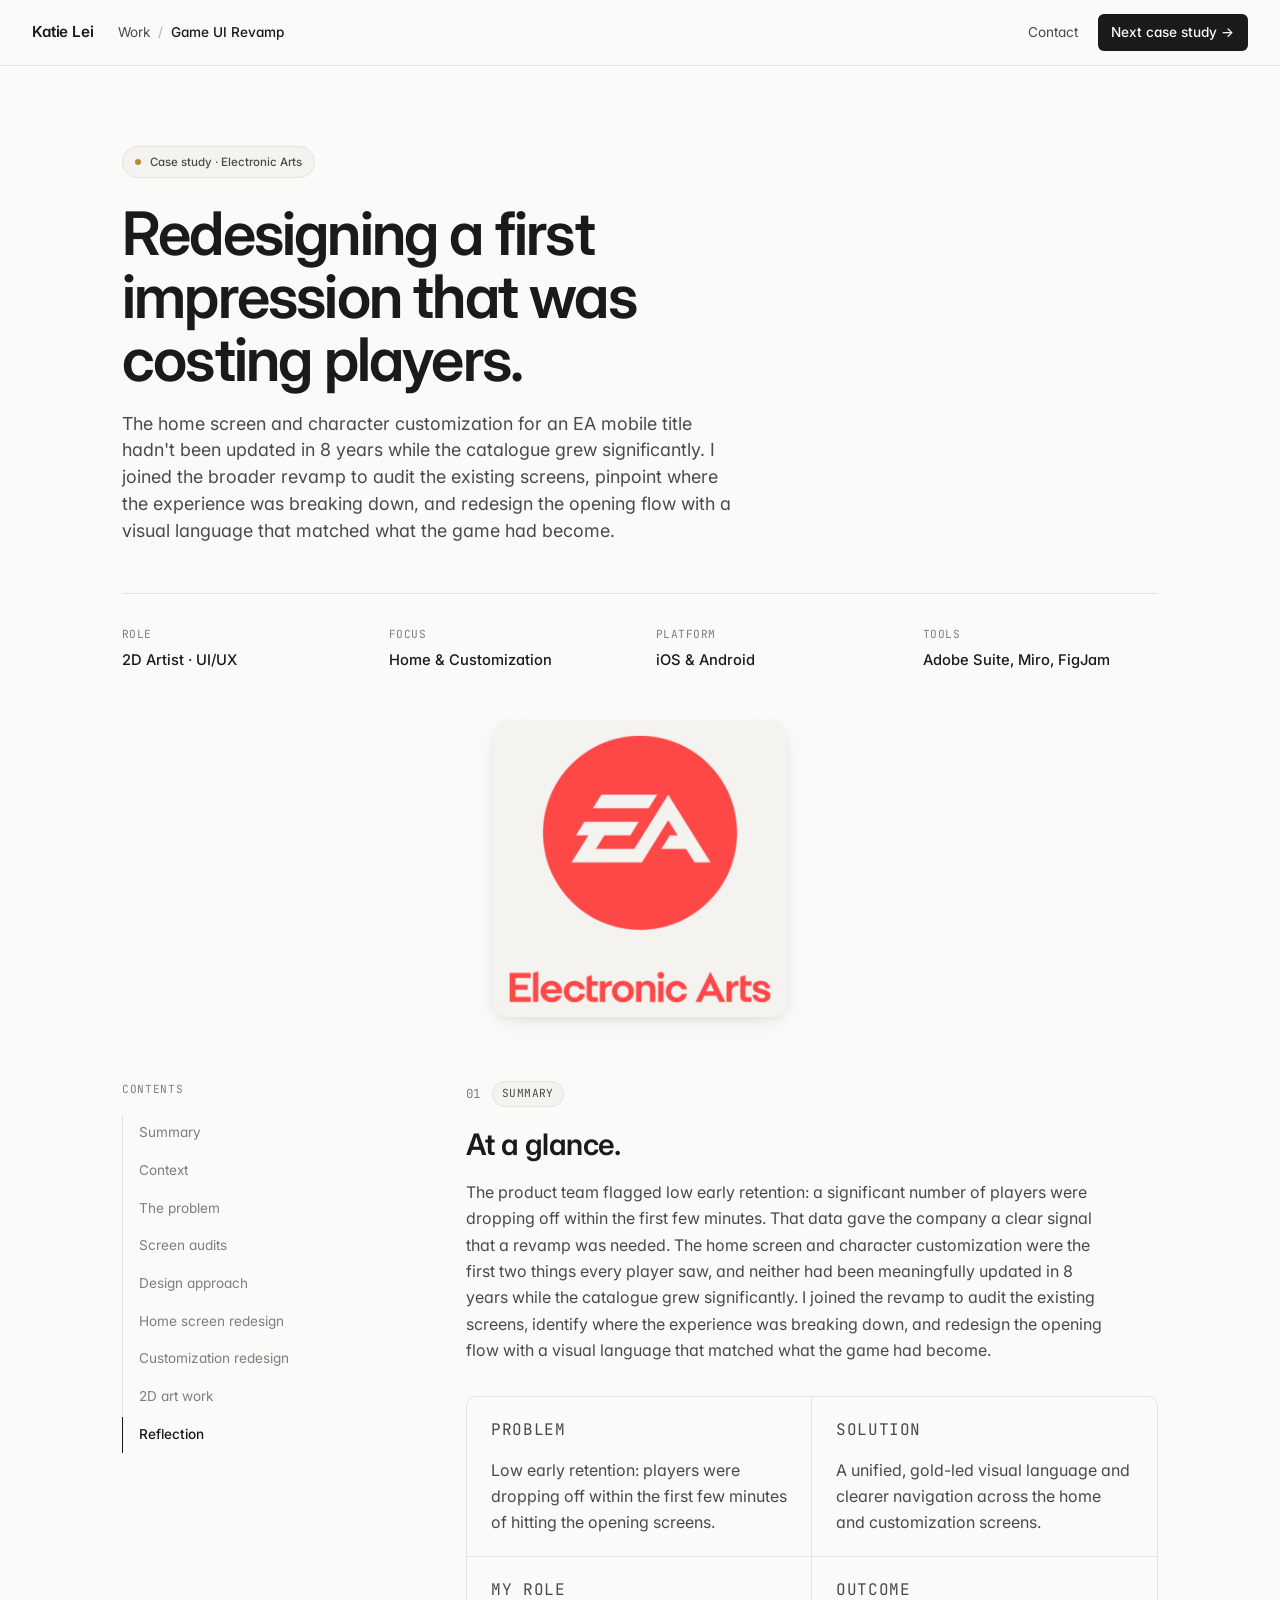
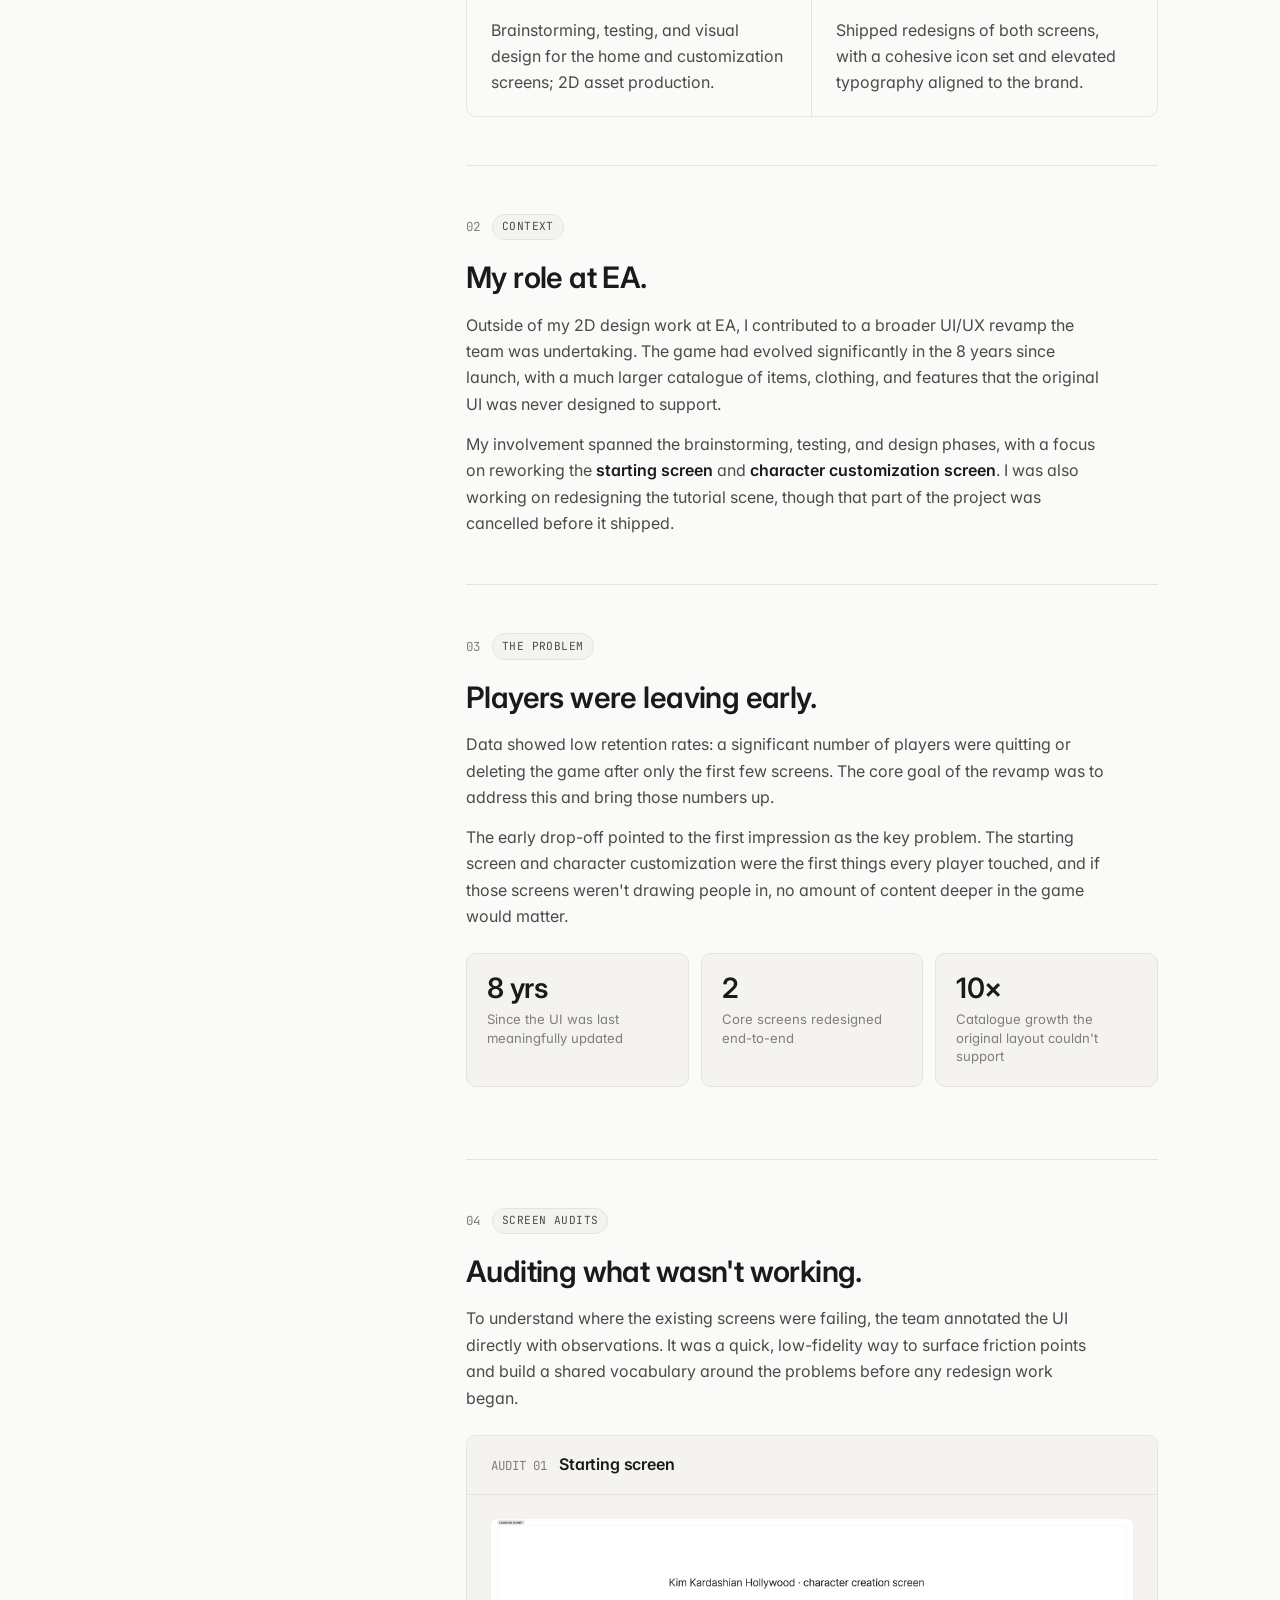
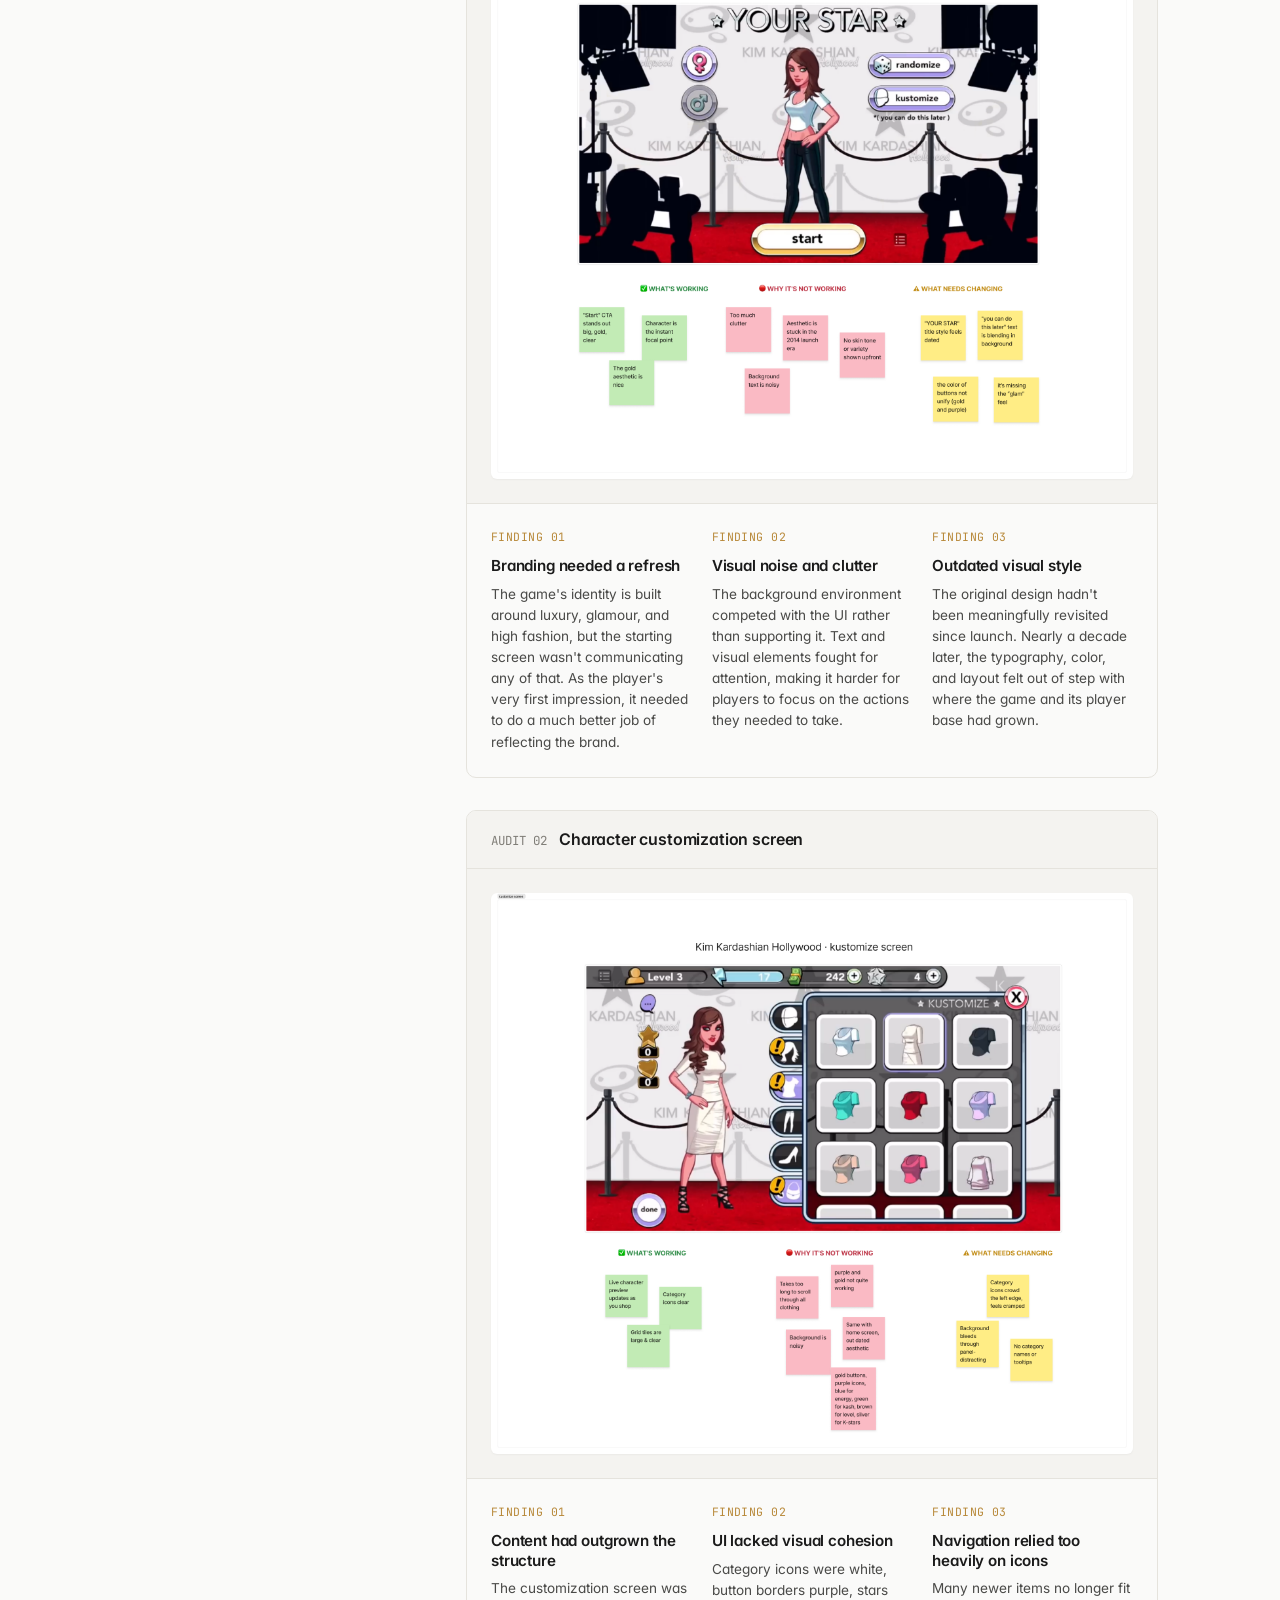
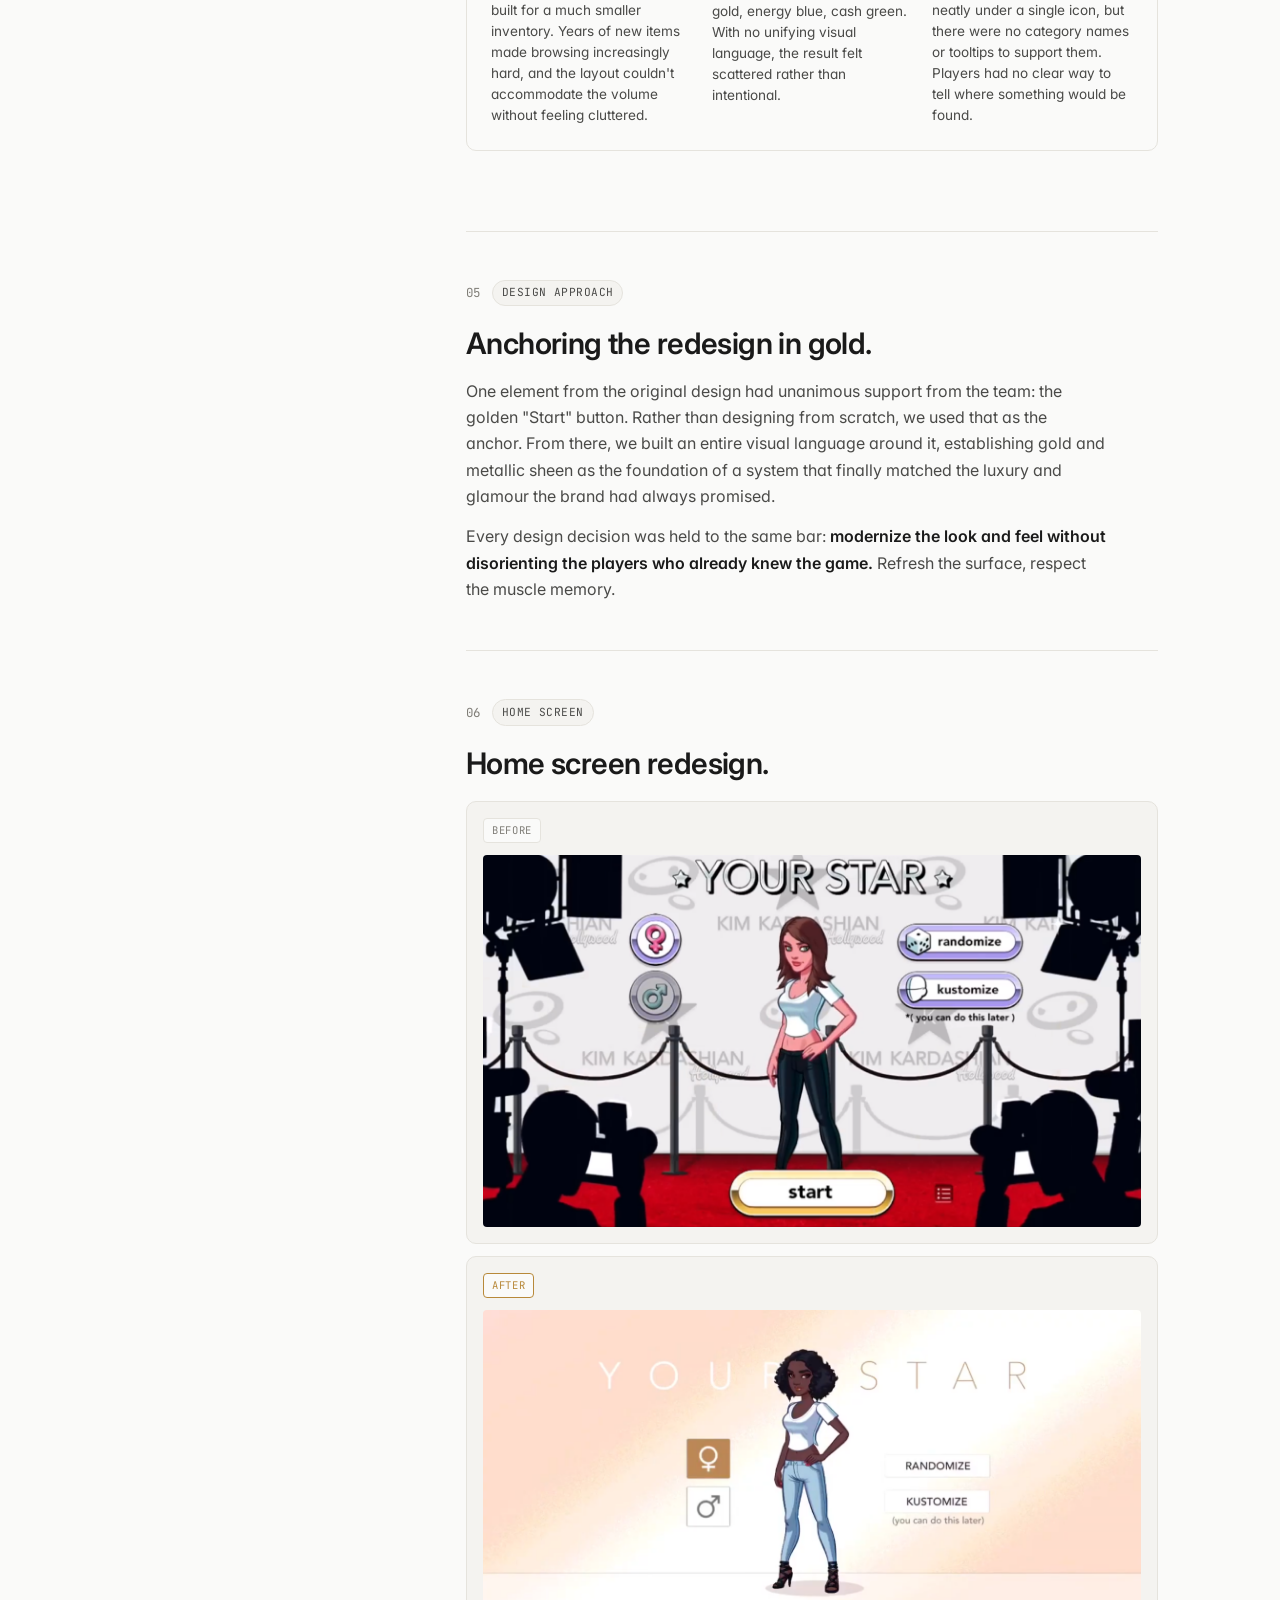
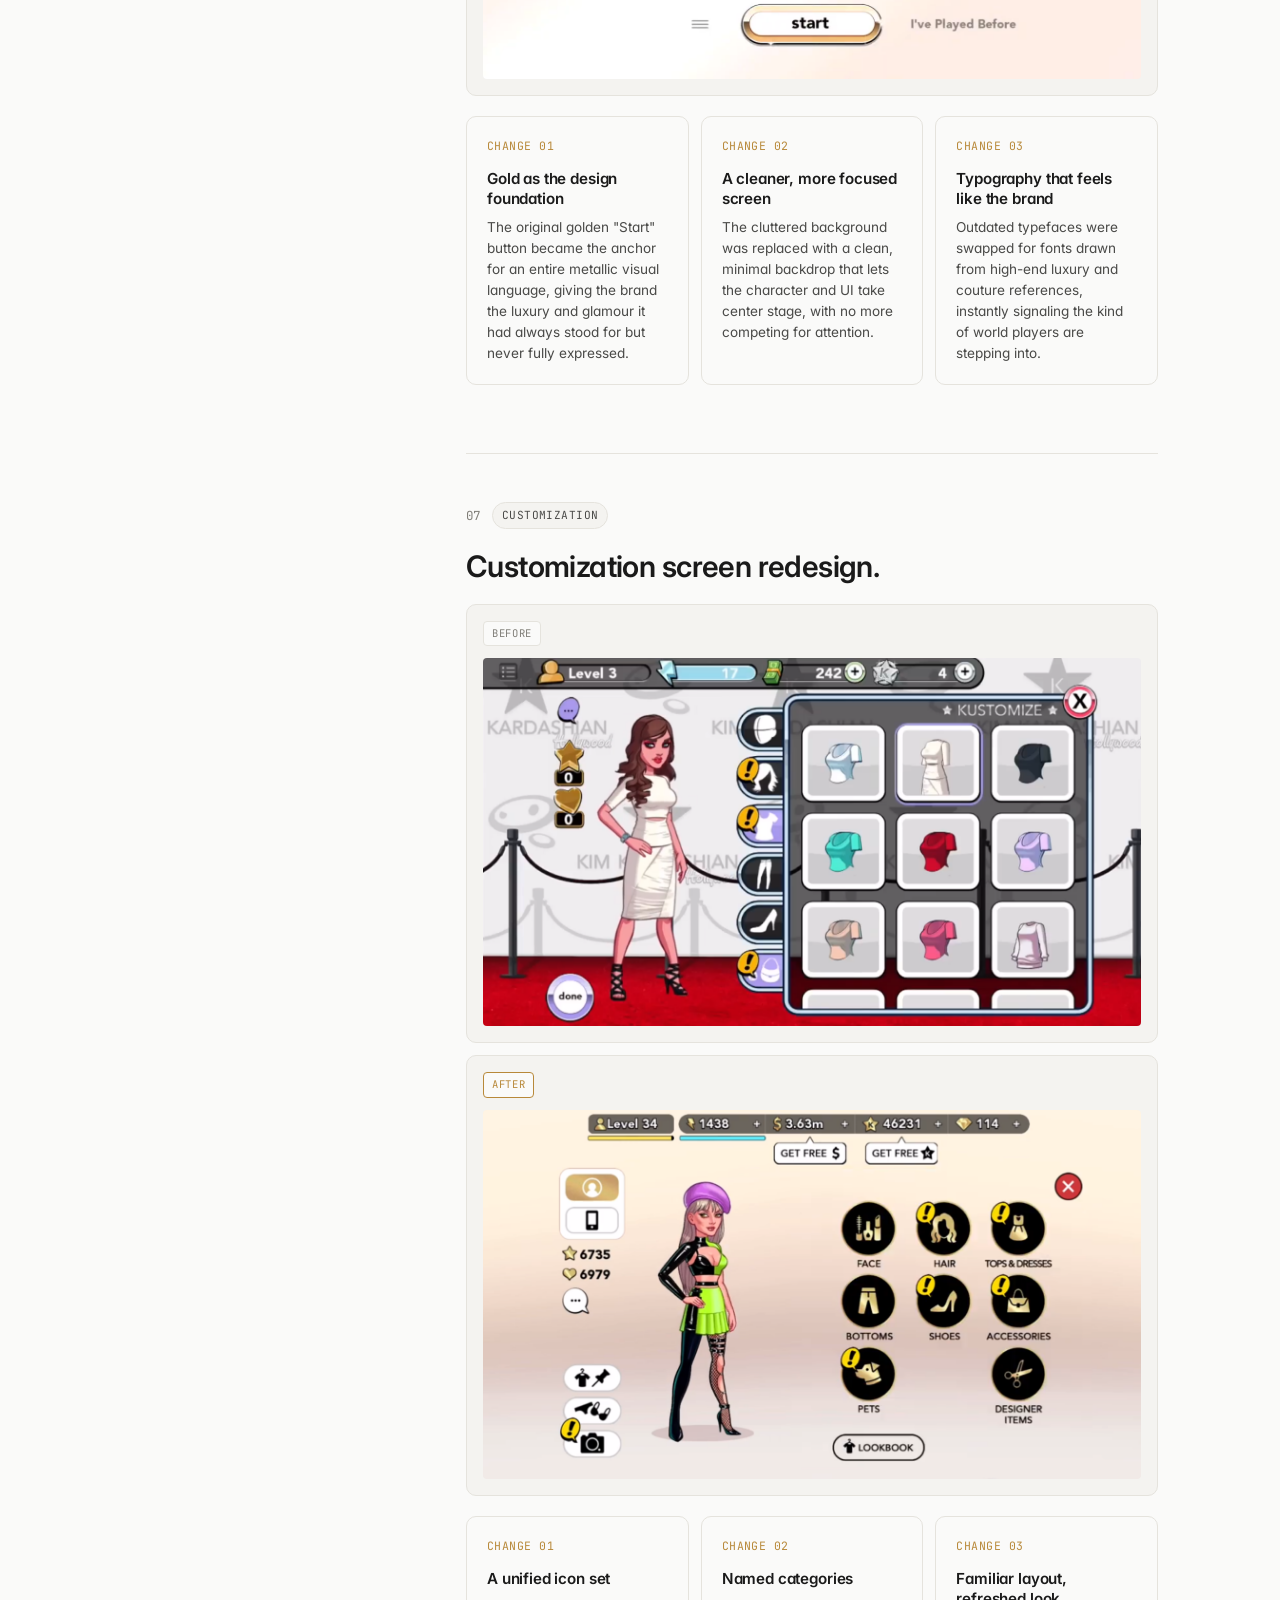
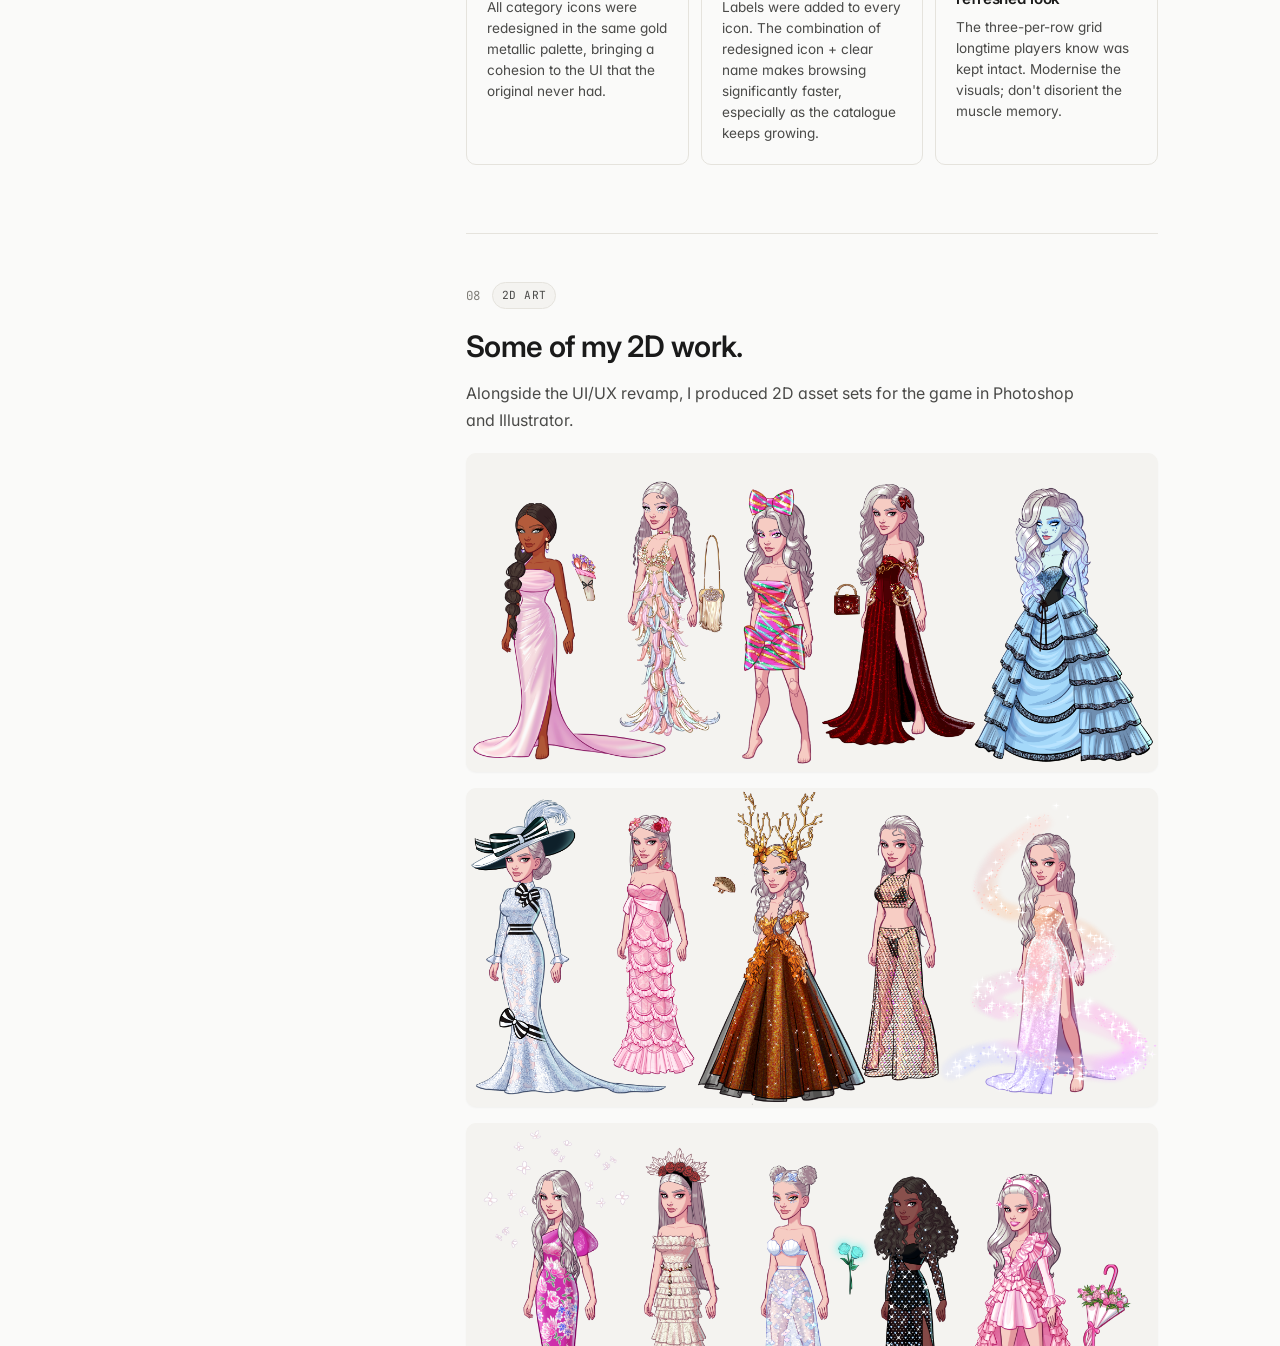
<file: game-revamp-case-study.html>
<!DOCTYPE html>
<html lang="en">
<head>
  <meta charset="UTF-8">
  <link rel="icon" type="image/svg+xml" href="favicon.svg">
  <meta name="viewport" content="width=device-width, initial-scale=1.0">
  <title>Game UI Revamp — Katie Lei</title>
  <link rel="preconnect" href="https://fonts.googleapis.com">
  <link rel="preconnect" href="https://fonts.gstatic.com" crossorigin>
  <link href="https://fonts.googleapis.com/css2?family=Inter:wght@400;500;600;700&family=JetBrains+Mono:wght@400;500&display=swap" rel="stylesheet">
  <style>
    /* =========================================================
       EA Game UI Revamp — Case Study v2
       Matches Bake Basket v2 system: sans-serif, structured grid,
       sticky TOC, neutral palette with single accent.
    ========================================================= */

    :root {
      --bg:           #FAFAF9;
      --bg-2:         #F4F3F0;
      --bg-3:         #EAE8E3;
      --rule:         #E5E3DD;
      --rule-strong:  #D4D1C8;
      --ink:          #1A1A1A;
      --ink-2:        #4A4A48;
      --ink-3:        #807E78;
      --ink-4:        #B5B2A8;
      --accent:       #B8893A;       /* warm gold — nods to project's gold redesign */
      --accent-soft:  #F5EBD6;
      --success:      #2E7D4F;
      --error:        #B94040;

      --font-sans:    'Inter', system-ui, -apple-system, sans-serif;
      --font-mono:    'JetBrains Mono', ui-monospace, monospace;

      --radius-sm:    6px;
      --radius:       10px;
      --radius-lg:    16px;

      --shadow-sm:    0 1px 2px rgba(0,0,0,0.04);
      --shadow:       0 1px 3px rgba(0,0,0,0.06), 0 4px 12px -4px rgba(0,0,0,0.05);
      --shadow-lg:    0 8px 24px -8px rgba(0,0,0,0.12), 0 2px 6px rgba(0,0,0,0.04);

      --sidebar-w:    280px;
      --content-max:  720px;
      --wide-max:     1100px;

      --ease:         cubic-bezier(0.16, 1, 0.3, 1);
    }

    * { box-sizing: border-box; margin: 0; padding: 0; }

    html { scroll-behavior: smooth; }

    body {
      font-family: var(--font-sans);
      font-size: 16px;
      line-height: 1.6;
      color: var(--ink);
      background: var(--bg);
      -webkit-font-smoothing: antialiased;
      font-feature-settings: 'cv11', 'ss01', 'kern';
    }

    a { color: inherit; text-decoration: none; }
    img { max-width: 100%; display: block; }

    /* Top bar */
    .topbar {
      position: sticky; top: 0; z-index: 100;
      display: flex; align-items: center; justify-content: space-between;
      padding: 0.85rem 2rem;
      background: rgba(250,250,249,0.85);
      backdrop-filter: saturate(140%) blur(10px);
      -webkit-backdrop-filter: saturate(140%) blur(10px);
      border-bottom: 1px solid var(--rule);
    }
    .topbar-left { display: flex; align-items: center; gap: 1.5rem; }
    .topbar-brand { font-weight: 600; font-size: 0.95rem; letter-spacing: -0.01em; }
    .topbar-crumb {
      display: none;
      font-size: 0.85rem; color: var(--ink-3);
      align-items: center; gap: 0.5rem;
    }
    @media (min-width: 720px) { .topbar-crumb { display: inline-flex; } }
    .topbar-crumb-sep { color: var(--ink-4); }
    .topbar-crumb-current { color: var(--ink); font-weight: 500; }
    .topbar-right { display: flex; align-items: center; gap: 0.5rem; }
    .topbar-link {
      font-size: 0.85rem; color: var(--ink-2);
      padding: 0.4rem 0.75rem; border-radius: var(--radius-sm);
      transition: background 150ms, color 150ms;
    }
    .topbar-link:hover { background: var(--bg-2); color: var(--ink); }
    .topbar-cta {
      font-size: 0.85rem; font-weight: 500;
      padding: 0.5rem 0.85rem;
      background: var(--ink); color: var(--bg);
      border-radius: var(--radius-sm);
      transition: background 150ms;
    }
    .topbar-cta:hover { background: var(--ink-2); }

    /* Reading progress */
    .progress {
      position: fixed; top: 0; left: 0; right: 0;
      height: 2px; background: transparent; z-index: 200;
    }
    .progress-bar {
      height: 100%; width: 0%; background: var(--accent);
      transition: width 80ms linear;
    }

    /* Hero */
    .hero {
      padding: 5rem 2rem 3rem;
      max-width: var(--wide-max);
      margin: 0 auto;
    }
    .hero-eyebrow {
      display: inline-flex; align-items: center; gap: 0.55rem;
      padding: 0.35rem 0.75rem;
      background: var(--bg-2);
      border: 1px solid var(--rule);
      border-radius: 9999px;
      font-size: 0.72rem; font-weight: 500;
      color: var(--ink-2);
      margin-bottom: 1.5rem;
    }
    .hero-eyebrow-dot {
      width: 6px; height: 6px; border-radius: 50%;
      background: var(--accent);
    }
    .hero-title {
      font-size: clamp(2.25rem, 5vw, 3.75rem);
      font-weight: 600; line-height: 1.05;
      letter-spacing: -0.03em;
      color: var(--ink);
      margin-bottom: 1.25rem;
      max-width: 18ch; text-wrap: balance;
    }
    .hero-subtitle {
      font-size: clamp(1.05rem, 1.4vw, 1.25rem);
      line-height: 1.5;
      color: var(--ink-2);
      max-width: 56ch;
      margin-bottom: 3rem;
      text-wrap: pretty;
    }
    .hero-meta {
      display: grid;
      grid-template-columns: repeat(4, minmax(0,1fr));
      gap: 1.5rem 2rem;
      padding-top: 2rem;
      border-top: 1px solid var(--rule);
    }
    @media (max-width: 720px) {
      .hero-meta { grid-template-columns: repeat(2, 1fr); }
    }
    .hero-meta-item { display: flex; flex-direction: column; gap: 0.35rem; }
    .hero-meta-label {
      font-family: var(--font-mono);
      font-size: 0.7rem;
      color: var(--ink-3);
      text-transform: uppercase;
      letter-spacing: 0.04em;
    }
    .hero-meta-value {
      font-size: 0.92rem; font-weight: 500;
      color: var(--ink);
    }

    /* Cover */
    .cover-wrap {
      max-width: 360px;
      margin: 0 auto 4rem;
      padding: 0 2rem;
    }
    .cover {
      width: 100%; height: auto; display: block;
      border-radius: var(--radius-lg);
      background: var(--bg-2);
      box-shadow: var(--shadow-lg);
    }

    /* Layout */
    .layout {
      max-width: var(--wide-max);
      margin: 0 auto;
      padding: 0 2rem;
      display: grid;
      grid-template-columns: var(--sidebar-w) 1fr;
      gap: 4rem;
      align-items: start;
    }
    @media (max-width: 980px) {
      .layout { grid-template-columns: 1fr; gap: 0; }
    }

    /* TOC sidebar */
    .toc {
      position: sticky; top: 88px;
      max-height: calc(100vh - 100px);
      overflow-y: auto;
      padding-right: 1rem;
    }
    @media (max-width: 980px) { .toc { display: none; } }
    .toc-label {
      font-family: var(--font-mono);
      font-size: 0.7rem; color: var(--ink-3);
      text-transform: uppercase; letter-spacing: 0.06em;
      margin-bottom: 1rem;
    }
    .toc-list {
      list-style: none;
      display: flex; flex-direction: column; gap: 0.1rem;
      border-left: 1px solid var(--rule);
    }
    .toc-list a {
      display: block;
      padding: 0.45rem 0 0.45rem 1rem;
      margin-left: -1px;
      border-left: 1px solid transparent;
      font-size: 0.85rem;
      color: var(--ink-3);
      transition: color 150ms, border-color 150ms;
    }
    .toc-list a:hover { color: var(--ink); }
    .toc-list a.is-active {
      color: var(--ink);
      border-left-color: var(--ink);
      font-weight: 500;
    }

    /* Content */
    .content { max-width: var(--content-max); min-width: 0; }

    /* Sections */
    .section {
      padding: 3rem 0;
      border-top: 1px solid var(--rule);
      scroll-margin-top: 88px;
    }
    .section:first-child { border-top: none; padding-top: 0; }
    .section-meta {
      display: flex; align-items: center; gap: 0.75rem;
      margin-bottom: 1.25rem;
    }
    .section-num {
      font-family: var(--font-mono);
      font-size: 0.78rem;
      color: var(--ink-3);
    }
    .section-pill {
      font-family: var(--font-mono);
      font-size: 0.7rem;
      padding: 0.2rem 0.55rem;
      background: var(--bg-2);
      border: 1px solid var(--rule);
      border-radius: 9999px;
      color: var(--ink-2);
      text-transform: uppercase;
      letter-spacing: 0.04em;
    }
    .section h2 {
      font-size: clamp(1.5rem, 2.5vw, 1.85rem);
      font-weight: 600; line-height: 1.2;
      letter-spacing: -0.02em;
      margin-bottom: 1rem;
      color: var(--ink);
    }
    .section h3 {
      font-size: 1.05rem; font-weight: 600;
      letter-spacing: -0.01em;
      margin: 2.5rem 0 0.85rem;
      color: var(--ink);
    }
    .section p {
      font-size: 1rem; line-height: 1.65;
      color: var(--ink-2);
      max-width: 64ch;
    }
    .section p + p { margin-top: 0.85rem; }
    .section p strong { color: var(--ink); font-weight: 600; }

    /* Summary grid */
    .summary {
      display: grid;
      grid-template-columns: 1fr 1fr;
      gap: 0;
      border: 1px solid var(--rule);
      border-radius: var(--radius);
      overflow: hidden;
      margin-top: 2rem;
    }
    @media (max-width: 720px) { .summary { grid-template-columns: 1fr; } }
    .summary-cell {
      padding: 1.25rem 1.5rem;
      border-right: 1px solid var(--rule);
      border-bottom: 1px solid var(--rule);
    }
    .summary-cell:nth-child(2n) { border-right: none; }
    .summary-cell:nth-last-child(-n+2) { border-bottom: none; }
    @media (max-width: 720px) {
      .summary-cell { border-right: none !important; border-bottom: 1px solid var(--rule) !important; }
      .summary-cell:last-child { border-bottom: none !important; }
    }
    .summary-label {
      font-family: var(--font-mono);
      font-size: 0.7rem;
      color: var(--ink-3);
      text-transform: uppercase;
      letter-spacing: 0.04em;
      margin-bottom: 0.5rem;
    }
    .summary-text {
      font-size: 0.92rem;
      color: var(--ink);
      line-height: 1.55;
    }

    /* Stats */
    .stats {
      display: grid;
      grid-template-columns: repeat(3, 1fr);
      gap: 0.75rem;
      margin: 1.5rem 0;
    }
    @media (max-width: 720px) { .stats { grid-template-columns: 1fr; } }
    .stat {
      padding: 1.25rem;
      background: var(--bg-2);
      border: 1px solid var(--rule);
      border-radius: var(--radius);
    }
    .stat-num {
      font-size: 1.75rem;
      font-weight: 600;
      color: var(--ink);
      letter-spacing: -0.02em;
      line-height: 1;
      margin-bottom: 0.5rem;
    }
    .stat-label { font-size: 0.82rem; color: var(--ink-3); line-height: 1.4; }

    /* Findings cards */
    .findings {
      display: grid;
      grid-template-columns: repeat(3, 1fr);
      gap: 0.75rem;
      margin: 1.25rem 0;
    }
    @media (max-width: 720px) { .findings { grid-template-columns: 1fr; } }
    .finding {
      padding: 1.25rem;
      background: var(--bg);
      border: 1px solid var(--rule);
      border-radius: var(--radius);
    }
    .finding-num {
      font-family: var(--font-mono);
      font-size: 0.72rem;
      color: var(--accent);
      margin-bottom: 0.85rem;
      letter-spacing: 0.04em;
    }
    .finding h4 {
      font-size: 0.95rem; font-weight: 600;
      margin-bottom: 0.5rem;
      letter-spacing: -0.01em;
      line-height: 1.3;
    }
    .finding p {
      font-size: 0.85rem;
      color: var(--ink-2);
      line-height: 1.55;
      margin: 0;
    }

    /* Screen audit block */
    .audit {
      border: 1px solid var(--rule);
      border-radius: var(--radius);
      overflow: hidden;
      margin: 1.5rem 0 2rem;
      background: var(--bg);
    }
    .audit-head {
      display: flex; align-items: baseline; gap: 0.75rem;
      padding: 1rem 1.5rem;
      border-bottom: 1px solid var(--rule);
      background: var(--bg-2);
    }
    .audit-num {
      font-family: var(--font-mono);
      font-size: 0.78rem;
      color: var(--ink-3);
    }
    .audit-title {
      font-size: 1rem; font-weight: 600;
      color: var(--ink);
      letter-spacing: -0.01em;
    }
    .audit-img-wrap {
      padding: 1.5rem;
      background: var(--bg-2);
      border-bottom: 1px solid var(--rule);
    }
    .audit-img {
      width: 100%; height: auto;
      border-radius: var(--radius-sm);
      background: var(--bg-3);
      box-shadow: var(--shadow-sm);
    }
    .audit-findings {
      padding: 1.5rem;
      display: grid;
      grid-template-columns: repeat(3, 1fr);
      gap: 1.25rem;
    }
    @media (max-width: 720px) { .audit-findings { grid-template-columns: 1fr; } }
    .audit-finding-num {
      font-family: var(--font-mono);
      font-size: 0.72rem;
      color: var(--accent);
      margin-bottom: 0.6rem;
      letter-spacing: 0.04em;
      display: block;
    }
    .audit-findings h4 {
      font-size: 0.95rem; font-weight: 600;
      margin-bottom: 0.5rem;
      letter-spacing: -0.01em;
      line-height: 1.3;
    }
    .audit-findings p {
      font-size: 0.85rem;
      color: var(--ink-2);
      line-height: 1.55;
      margin: 0;
    }

    /* Before / After comparison */
    .ba {
      display: grid;
      grid-template-columns: 1fr;
      gap: 0.75rem;
      margin: 1.25rem 0;
    }
    .ba-cell {
      background: var(--bg-2);
      border: 1px solid var(--rule);
      border-radius: var(--radius);
      padding: 1rem;
      display: flex; flex-direction: column; gap: 0.75rem;
    }
    .ba-label {
      display: inline-flex; align-self: flex-start;
      font-family: var(--font-mono);
      font-size: 0.66rem;
      color: var(--ink-3);
      letter-spacing: 0.06em;
      text-transform: uppercase;
      padding: 0.2rem 0.5rem;
      background: var(--bg);
      border: 1px solid var(--rule);
      border-radius: 4px;
    }
    .ba-label--after {
      color: var(--accent);
      border-color: var(--accent);
    }
    .ba-cell img {
      width: 100%;
      border-radius: 4px;
      object-fit: contain;
    }

    /* Full-width image */
    .img-full {
      width: 100%;
      border-radius: var(--radius);
      background: var(--bg-2);
      margin: 1rem 0;
      box-shadow: var(--shadow-sm);
    }

    /* Image grid (2D art) */
    .img-grid {
      display: grid;
      grid-template-columns: 1fr;
      gap: 1rem;
      margin: 1.25rem 0;
    }
    .img-grid img {
      width: 100%;
      border-radius: var(--radius);
      background: var(--bg-2);
      box-shadow: var(--shadow-sm);
    }

    /* Takeaway list */
    .takeaways {
      list-style: none;
      display: flex; flex-direction: column;
      counter-reset: tk;
      margin: 1rem 0;
    }
    .takeaways li {
      counter-increment: tk;
      display: grid;
      grid-template-columns: 28px 1fr;
      gap: 0.75rem;
      padding: 0.85rem 0;
      border-bottom: 1px solid var(--rule);
      font-size: 0.95rem;
      color: var(--ink-2);
      line-height: 1.55;
    }
    .takeaways li:last-child { border-bottom: none; }
    .takeaways li::before {
      content: counter(tk, decimal-leading-zero);
      font-family: var(--font-mono);
      font-size: 0.78rem;
      color: var(--ink-3);
      padding-top: 1px;
    }

    /* CTA */
    .cta-row {
      display: flex; gap: 0.75rem;
      margin: 1.5rem 0;
      flex-wrap: wrap;
    }
    .btn {
      display: inline-flex; align-items: center; gap: 0.5rem;
      padding: 0.65rem 1.1rem;
      font-family: var(--font-sans);
      font-size: 0.9rem; font-weight: 500;
      border-radius: var(--radius-sm);
      transition: background 150ms, color 150ms, border-color 150ms;
      cursor: pointer;
      border: 1px solid transparent;
    }
    .btn-primary { background: var(--ink); color: var(--bg); }
    .btn-primary:hover { background: var(--ink-2); }
    .btn-secondary {
      background: var(--bg);
      color: var(--ink);
      border-color: var(--rule-strong);
    }
    .btn-secondary:hover { background: var(--bg-2); }

    /* Bottom navigation */
    .bottom-nav {
      max-width: var(--wide-max);
      margin: 4rem auto 0;
      padding: 2rem;
      border-top: 1px solid var(--rule);
      display: flex; justify-content: space-between; align-items: center;
      gap: 1rem; flex-wrap: wrap;
    }
    .bottom-nav-link {
      display: inline-flex; align-items: center; gap: 0.5rem;
      font-size: 0.9rem; color: var(--ink-2);
      padding: 0.5rem 0;
      transition: color 150ms;
    }
    .bottom-nav-link:hover { color: var(--ink); }
    .bottom-nav-link svg { transition: transform 200ms var(--ease); }
    .bottom-nav-link:hover svg { transform: translateX(2px); }

    /* Footer */
    .footer {
      max-width: var(--wide-max);
      margin: 0 auto;
      padding: 2rem;
      border-top: 1px solid var(--rule);
      display: flex; justify-content: space-between; align-items: center;
      font-size: 0.82rem;
      color: var(--ink-3);
      flex-wrap: wrap; gap: 1rem;
    }
    .footer-links { display: flex; gap: 1.25rem; }
    .footer-links a:hover { color: var(--ink); }

    @media (max-width: 720px) {
      .topbar { padding: 0.75rem 1.25rem; }
      .hero { padding: 3rem 1.25rem 2rem; }
      .cover-wrap, .layout, .bottom-nav, .footer { padding-left: 1.25rem; padding-right: 1.25rem; }
    }
  </style>
</head>
<body>

  <div class="progress" aria-hidden="true"><div class="progress-bar" id="progress"></div></div>

  <header class="topbar">
    <div class="topbar-left">
      <a href="index.html" class="topbar-brand">Katie Lei</a>
      <span class="topbar-crumb">
        <a href="index.html#work" class="topbar-link" style="padding:0">Work</a>
        <span class="topbar-crumb-sep">/</span>
        <span class="topbar-crumb-current">Game UI Revamp</span>
      </span>
    </div>
    <div class="topbar-right">
      <a href="index.html#contact" class="topbar-link">Contact</a>
      <a href="volleyball-branding-case-study.html" class="topbar-cta">Next case study →</a>
    </div>
  </header>

  <!-- Hero -->
  <section class="hero">
    <span class="hero-eyebrow">
      <span class="hero-eyebrow-dot"></span>
      Case study · Electronic Arts
    </span>
    <h1 class="hero-title">Redesigning a first impression that was costing players.</h1>
    <p class="hero-subtitle">The home screen and character customization for an EA mobile title hadn't been updated in 8 years while the catalogue grew significantly. I joined the broader revamp to audit the existing screens, pinpoint where the experience was breaking down, and redesign the opening flow with a visual language that matched what the game had become.</p>

    <div class="hero-meta">
      <div class="hero-meta-item">
        <span class="hero-meta-label">Role</span>
        <span class="hero-meta-value">2D Artist · UI/UX</span>
      </div>
      <div class="hero-meta-item">
        <span class="hero-meta-label">Focus</span>
        <span class="hero-meta-value">Home &amp; Customization</span>
      </div>
      <div class="hero-meta-item">
        <span class="hero-meta-label">Platform</span>
        <span class="hero-meta-value">iOS &amp; Android</span>
      </div>
      <div class="hero-meta-item">
        <span class="hero-meta-label">Tools</span>
        <span class="hero-meta-value">Adobe Suite, Miro, FigJam</span>
      </div>
    </div>
  </section>

  <div class="cover-wrap">
    <img class="cover" src="images/ea.png" alt="Electronic Arts game UI revamp — cover" />
  </div>

  <div class="layout">

    <aside class="toc" aria-label="Contents">
      <p class="toc-label">Contents</p>
      <ul class="toc-list" id="tocList">
        <li><a href="#summary" class="is-active">Summary</a></li>
        <li><a href="#context">Context</a></li>
        <li><a href="#problem">The problem</a></li>
        <li><a href="#audit">Screen audits</a></li>
        <li><a href="#approach">Design approach</a></li>
        <li><a href="#home">Home screen redesign</a></li>
        <li><a href="#customize">Customization redesign</a></li>
        <li><a href="#art">2D art work</a></li>
        <li><a href="#reflection">Reflection</a></li>
      </ul>
    </aside>

    <article class="content">

      <!-- Summary -->
      <section class="section" id="summary">
        <div class="section-meta">
          <span class="section-num">01</span>
          <span class="section-pill">Summary</span>
        </div>
        <h2>At a glance.</h2>
        <p>The product team flagged low early retention: a significant number of players were dropping off within the first few minutes. That data gave the company a clear signal that a revamp was needed. The home screen and character customization were the first two things every player saw, and neither had been meaningfully updated in 8 years while the catalogue grew significantly. I joined the revamp to audit the existing screens, identify where the experience was breaking down, and redesign the opening flow with a visual language that matched what the game had become.</p>

        <div class="summary">
          <div class="summary-cell">
            <p class="summary-label">Problem</p>
            <p class="summary-text">Low early retention: players were dropping off within the first few minutes of hitting the opening screens.</p>
          </div>
          <div class="summary-cell">
            <p class="summary-label">Solution</p>
            <p class="summary-text">A unified, gold-led visual language and clearer navigation across the home and customization screens.</p>
          </div>
          <div class="summary-cell">
            <p class="summary-label">My role</p>
            <p class="summary-text">Brainstorming, testing, and visual design for the home and customization screens; 2D asset production.</p>
          </div>
          <div class="summary-cell">
            <p class="summary-label">Outcome</p>
            <p class="summary-text">Shipped redesigns of both screens, with a cohesive icon set and elevated typography aligned to the brand.</p>
          </div>
        </div>
      </section>

      <!-- Context -->
      <section class="section" id="context">
        <div class="section-meta">
          <span class="section-num">02</span>
          <span class="section-pill">Context</span>
        </div>
        <h2>My role at EA.</h2>
        <p>Outside of my 2D design work at EA, I contributed to a broader UI/UX revamp the team was undertaking. The game had evolved significantly in the 8 years since launch, with a much larger catalogue of items, clothing, and features that the original UI was never designed to support.</p>
        <p>My involvement spanned the brainstorming, testing, and design phases, with a focus on reworking the <strong>starting screen</strong> and <strong>character customization screen</strong>. I was also working on redesigning the tutorial scene, though that part of the project was cancelled before it shipped.</p>
      </section>

      <!-- Problem -->
      <section class="section" id="problem">
        <div class="section-meta">
          <span class="section-num">03</span>
          <span class="section-pill">The problem</span>
        </div>
        <h2>Players were leaving early.</h2>
        <p>Data showed low retention rates: a significant number of players were quitting or deleting the game after only the first few screens. The core goal of the revamp was to address this and bring those numbers up.</p>
        <p>The early drop-off pointed to the first impression as the key problem. The starting screen and character customization were the first things every player touched, and if those screens weren't drawing people in, no amount of content deeper in the game would matter.</p>

        <div class="stats">
          <div class="stat">
            <div class="stat-num">8 yrs</div>
            <div class="stat-label">Since the UI was last meaningfully updated</div>
          </div>
          <div class="stat">
            <div class="stat-num">2</div>
            <div class="stat-label">Core screens redesigned end-to-end</div>
          </div>
          <div class="stat">
            <div class="stat-num">10×</div>
            <div class="stat-label">Catalogue growth the original layout couldn't support</div>
          </div>
        </div>
      </section>

      <!-- Audit -->
      <section class="section" id="audit">
        <div class="section-meta">
          <span class="section-num">04</span>
          <span class="section-pill">Screen audits</span>
        </div>
        <h2>Auditing what wasn't working.</h2>
        <p>To understand where the existing screens were failing, the team annotated the UI directly with observations. It was a quick, low-fidelity way to surface friction points and build a shared vocabulary around the problems before any redesign work began.</p>

        <div class="audit">
          <div class="audit-head">
            <span class="audit-num">AUDIT 01</span>
            <span class="audit-title">Starting screen</span>
          </div>
          <div class="audit-img-wrap">
            <img class="audit-img" src="images/Kim%20K/home%20screen%20old.png" alt="Annotated audit of the original starting screen" loading="lazy" />
          </div>
          <div class="audit-findings">
            <div>
              <span class="audit-finding-num">FINDING 01</span>
              <h4>Branding needed a refresh</h4>
              <p>The game's identity is built around luxury, glamour, and high fashion, but the starting screen wasn't communicating any of that. As the player's very first impression, it needed to do a much better job of reflecting the brand.</p>
            </div>
            <div>
              <span class="audit-finding-num">FINDING 02</span>
              <h4>Visual noise and clutter</h4>
              <p>The background environment competed with the UI rather than supporting it. Text and visual elements fought for attention, making it harder for players to focus on the actions they needed to take.</p>
            </div>
            <div>
              <span class="audit-finding-num">FINDING 03</span>
              <h4>Outdated visual style</h4>
              <p>The original design hadn't been meaningfully revisited since launch. Nearly a decade later, the typography, color, and layout felt out of step with where the game and its player base had grown.</p>
            </div>
          </div>
        </div>

        <div class="audit">
          <div class="audit-head">
            <span class="audit-num">AUDIT 02</span>
            <span class="audit-title">Character customization screen</span>
          </div>
          <div class="audit-img-wrap">
            <img class="audit-img" src="images/Kim%20K/kustomize%20screen%20old.png" alt="Annotated audit of the original customization screen" loading="lazy" />
          </div>
          <div class="audit-findings">
            <div>
              <span class="audit-finding-num">FINDING 01</span>
              <h4>Content had outgrown the structure</h4>
              <p>The customization screen was built for a much smaller inventory. Years of new items made browsing increasingly hard, and the layout couldn't accommodate the volume without feeling cluttered.</p>
            </div>
            <div>
              <span class="audit-finding-num">FINDING 02</span>
              <h4>UI lacked visual cohesion</h4>
              <p>Category icons were white, button borders purple, stars gold, energy blue, cash green. With no unifying visual language, the result felt scattered rather than intentional.</p>
            </div>
            <div>
              <span class="audit-finding-num">FINDING 03</span>
              <h4>Navigation relied too heavily on icons</h4>
              <p>Many newer items no longer fit neatly under a single icon, but there were no category names or tooltips to support them. Players had no clear way to tell where something would be found.</p>
            </div>
          </div>
        </div>
      </section>

      <!-- Approach -->
      <section class="section" id="approach">
        <div class="section-meta">
          <span class="section-num">05</span>
          <span class="section-pill">Design approach</span>
        </div>
        <h2>Anchoring the redesign in gold.</h2>
        <p>One element from the original design had unanimous support from the team: the golden "Start" button. Rather than designing from scratch, we used that as the anchor. From there, we built an entire visual language around it, establishing gold and metallic sheen as the foundation of a system that finally matched the luxury and glamour the brand had always promised.</p>
        <p>Every design decision was held to the same bar: <strong>modernize the look and feel without disorienting the players who already knew the game.</strong> Refresh the surface, respect the muscle memory.</p>
      </section>

      <!-- Home redesign -->
      <section class="section" id="home">
        <div class="section-meta">
          <span class="section-num">06</span>
          <span class="section-pill">Home screen</span>
        </div>
        <h2>Home screen redesign.</h2>

        <div class="ba">
          <div class="ba-cell">
            <span class="ba-label">Before</span>
            <img src="images/Kim%20K/kkh2.png" alt="Original home screen" loading="lazy" />
          </div>
          <div class="ba-cell">
            <span class="ba-label ba-label--after">After</span>
            <img src="images/Kim%20K/home%20screen%20new.png" alt="Redesigned home screen" loading="lazy" />
          </div>
        </div>

        <div class="findings">
          <div class="finding">
            <div class="finding-num">CHANGE 01</div>
            <h4>Gold as the design foundation</h4>
            <p>The original golden "Start" button became the anchor for an entire metallic visual language, giving the brand the luxury and glamour it had always stood for but never fully expressed.</p>
          </div>
          <div class="finding">
            <div class="finding-num">CHANGE 02</div>
            <h4>A cleaner, more focused screen</h4>
            <p>The cluttered background was replaced with a clean, minimal backdrop that lets the character and UI take center stage, with no more competing for attention.</p>
          </div>
          <div class="finding">
            <div class="finding-num">CHANGE 03</div>
            <h4>Typography that feels like the brand</h4>
            <p>Outdated typefaces were swapped for fonts drawn from high-end luxury and couture references, instantly signaling the kind of world players are stepping into.</p>
          </div>
        </div>
      </section>

      <!-- Customization redesign -->
      <section class="section" id="customize">
        <div class="section-meta">
          <span class="section-num">07</span>
          <span class="section-pill">Customization</span>
        </div>
        <h2>Customization screen redesign.</h2>

        <div class="ba">
          <div class="ba-cell">
            <span class="ba-label">Before</span>
            <img src="images/Kim%20K/kkh1.png" alt="Original customization screen" loading="lazy" />
          </div>
          <div class="ba-cell">
            <span class="ba-label ba-label--after">After</span>
            <img src="images/Kim%20K/kustomize%20screen%20new.png" alt="Redesigned customization screen" loading="lazy" />
          </div>
        </div>

        <div class="findings">
          <div class="finding">
            <div class="finding-num">CHANGE 01</div>
            <h4>A unified icon set</h4>
            <p>All category icons were redesigned in the same gold metallic palette, bringing a cohesion to the UI that the original never had.</p>
          </div>
          <div class="finding">
            <div class="finding-num">CHANGE 02</div>
            <h4>Named categories</h4>
            <p>Labels were added to every icon. The combination of redesigned icon + clear name makes browsing significantly faster, especially as the catalogue keeps growing.</p>
          </div>
          <div class="finding">
            <div class="finding-num">CHANGE 03</div>
            <h4>Familiar layout, refreshed look</h4>
            <p>The three-per-row grid longtime players know was kept intact. Modernise the visuals; don't disorient the muscle memory.</p>
          </div>
        </div>
      </section>

      <!-- 2D Art -->
      <section class="section" id="art">
        <div class="section-meta">
          <span class="section-num">08</span>
          <span class="section-pill">2D art</span>
        </div>
        <h2>Some of my 2D work.</h2>
        <p>Alongside the UI/UX revamp, I produced 2D asset sets for the game in Photoshop and Illustrator.</p>
        <div class="img-grid">
          <img src="images/Kim%20K/set7.png" alt="2D game art set 7" loading="lazy" />
          <img src="images/Kim%20K/set9.png" alt="2D game art set 9" loading="lazy" />
          <img src="images/Kim%20K/set10.png" alt="2D game art set 10" loading="lazy" />
        </div>
      </section>

      <!-- Reflection -->
      <section class="section" id="reflection">
        <div class="section-meta">
          <span class="section-num">09</span>
          <span class="section-pill">Reflection</span>
        </div>
        <h2>What I learned.</h2>
        <p><strong>Anchor the new in something familiar.</strong> Carrying the gold "Start" button forward gave the redesign a clear rationale and natural continuity. A single, well-loved element became the seed of an entire visual system, which made the direction easier to align on and easier to justify.</p>
        <p><strong>Refresh, don't relocate.</strong> Keeping the three-per-row grid was a deliberate choice to protect existing players' muscle memory. Modernizing the visual language of a live product without disrupting behavior is a harder constraint to work within than designing from scratch, and a more valuable skill to develop.</p>
        <p><strong>Audit before you design.</strong> The screen annotations surfaced obvious friction quickly and gave the team a shared vocabulary for the problems. It meant the redesign was solving specific, observed issues rather than working from assumptions about what might be wrong.</p>

      </section>

    </article>
  </div>

  <nav class="bottom-nav" aria-label="Page navigation">
    <a href="index.html#work" class="bottom-nav-link">
      <svg width="14" height="14" viewBox="0 0 24 24" fill="none" stroke="currentColor" stroke-width="2" stroke-linecap="round"><path d="M19 12H5M12 19l-7-7 7-7"/></svg>
      All work
    </a>
    <a href="volleyball-branding-case-study.html" class="bottom-nav-link">
      Next case study: Orcas
      <svg width="14" height="14" viewBox="0 0 24 24" fill="none" stroke="currentColor" stroke-width="2" stroke-linecap="round"><path d="M5 12h14M12 5l7 7-7 7"/></svg>
    </a>
  </nav>

  <footer class="footer">
    <p>© 2026 Katie Lei</p>
    <div class="footer-links">
      <a href="mailto:katie.sinlei@gmail.com">Email</a>
    </div>
  </footer>

  <script>
    (function() {
      var bar = document.getElementById('progress');
      if (!bar) return;
      function update() {
        var h = document.documentElement;
        var scrolled = h.scrollTop || document.body.scrollTop;
        var max = h.scrollHeight - h.clientHeight;
        bar.style.width = max > 0 ? (scrolled / max * 100) + '%' : '0%';
      }
      window.addEventListener('scroll', update, { passive: true });
      window.addEventListener('resize', update);
      update();
    })();

    (function() {
      var sections = document.querySelectorAll('.section[id]');
      var links = document.querySelectorAll('#tocList a');
      if (!('IntersectionObserver' in window)) return;
      var byId = {};
      links.forEach(function(a) {
        var id = a.getAttribute('href').replace('#','');
        byId[id] = a;
      });
      var io = new IntersectionObserver(function(entries) {
        entries.forEach(function(e) {
          if (e.isIntersecting) {
            links.forEach(function(a) { a.classList.remove('is-active'); });
            var a = byId[e.target.id];
            if (a) a.classList.add('is-active');
          }
        });
      }, { rootMargin: '-30% 0px -60% 0px' });
      sections.forEach(function(s) { io.observe(s); });
    })();
  </script>

</body>
</html>
</file>
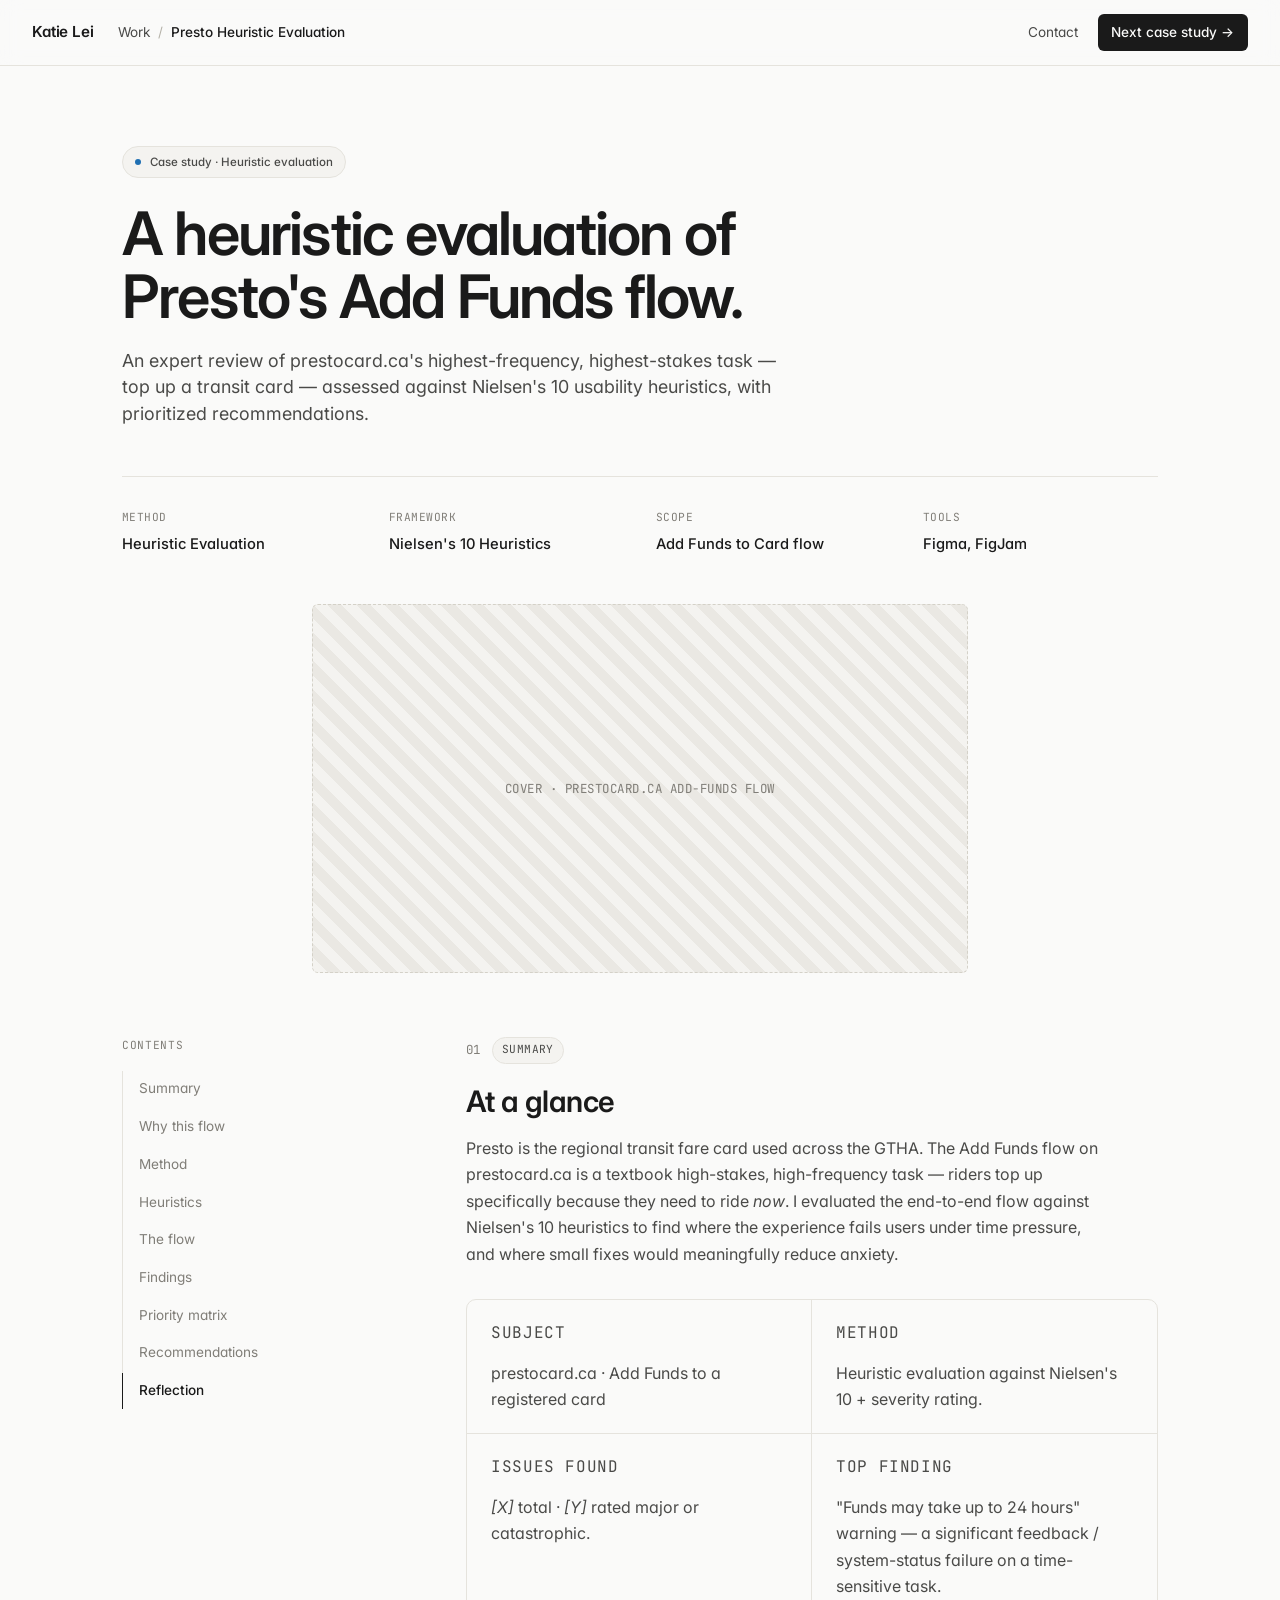
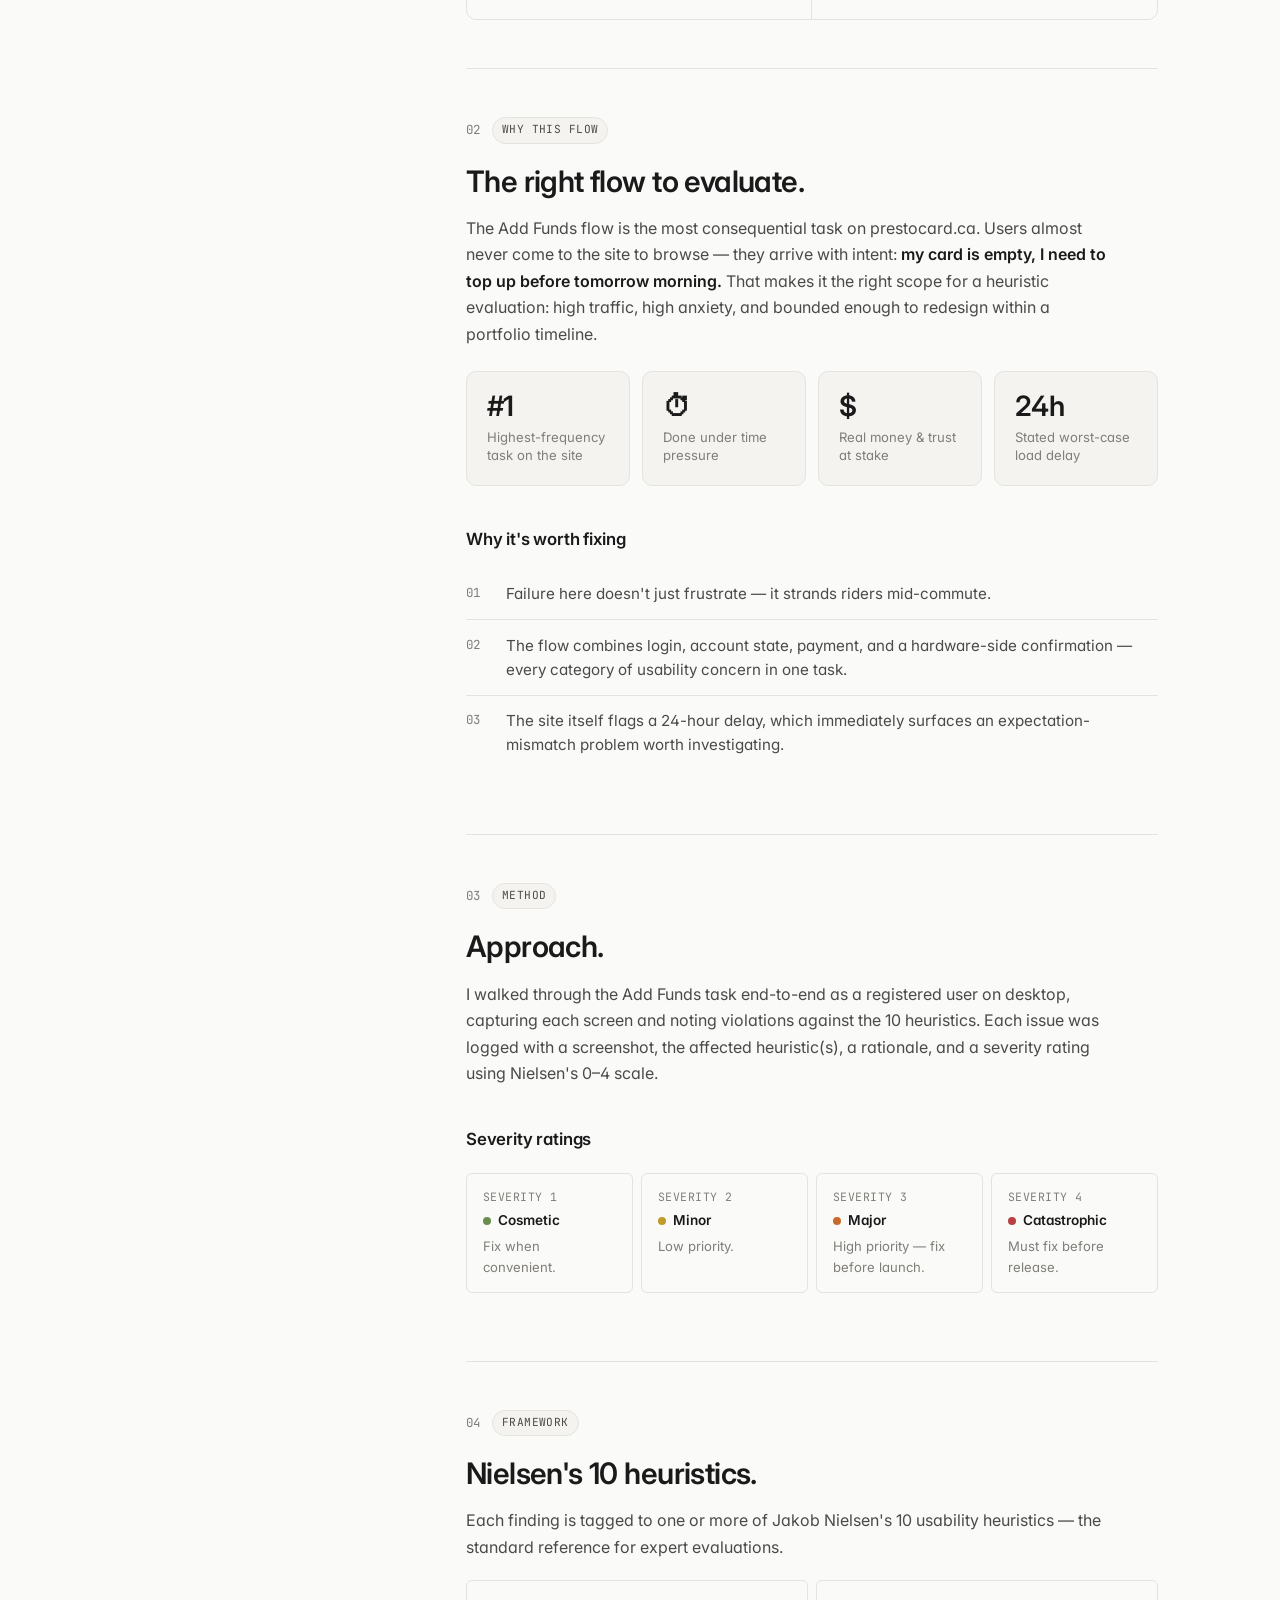
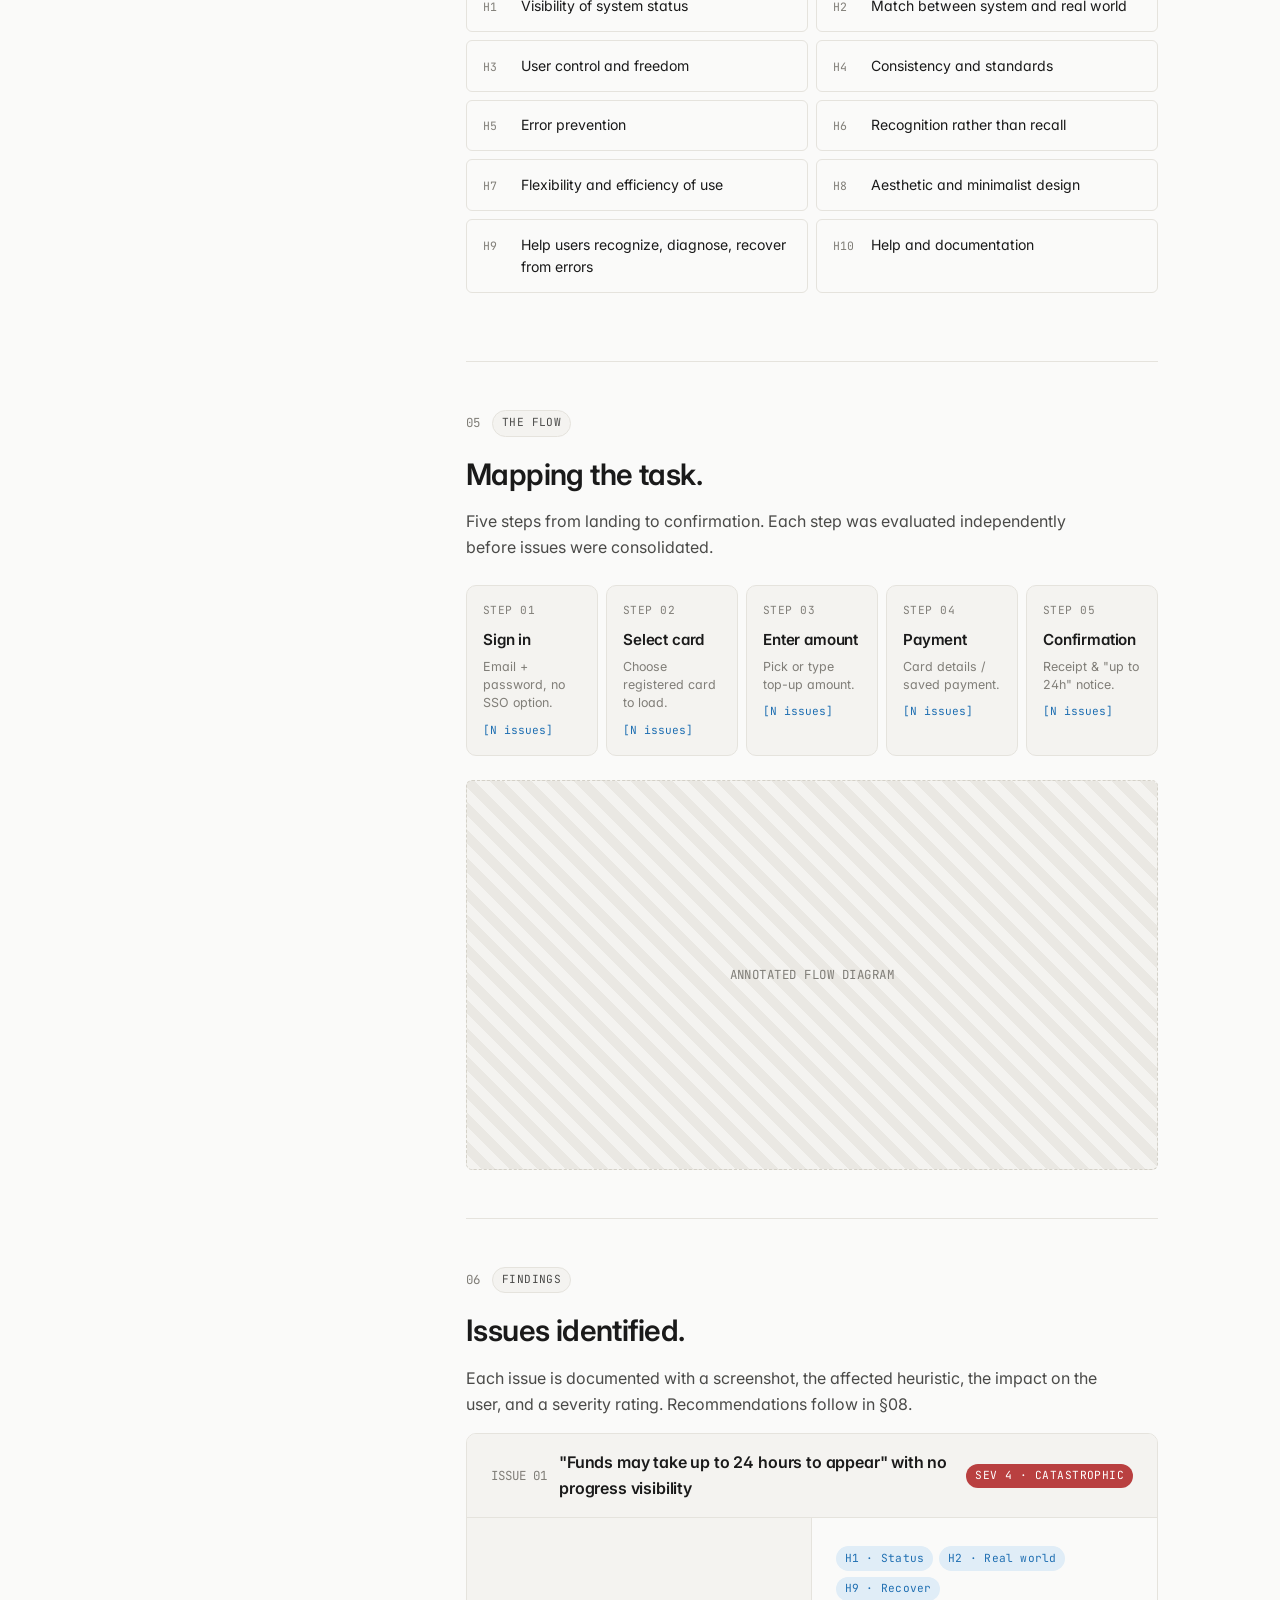
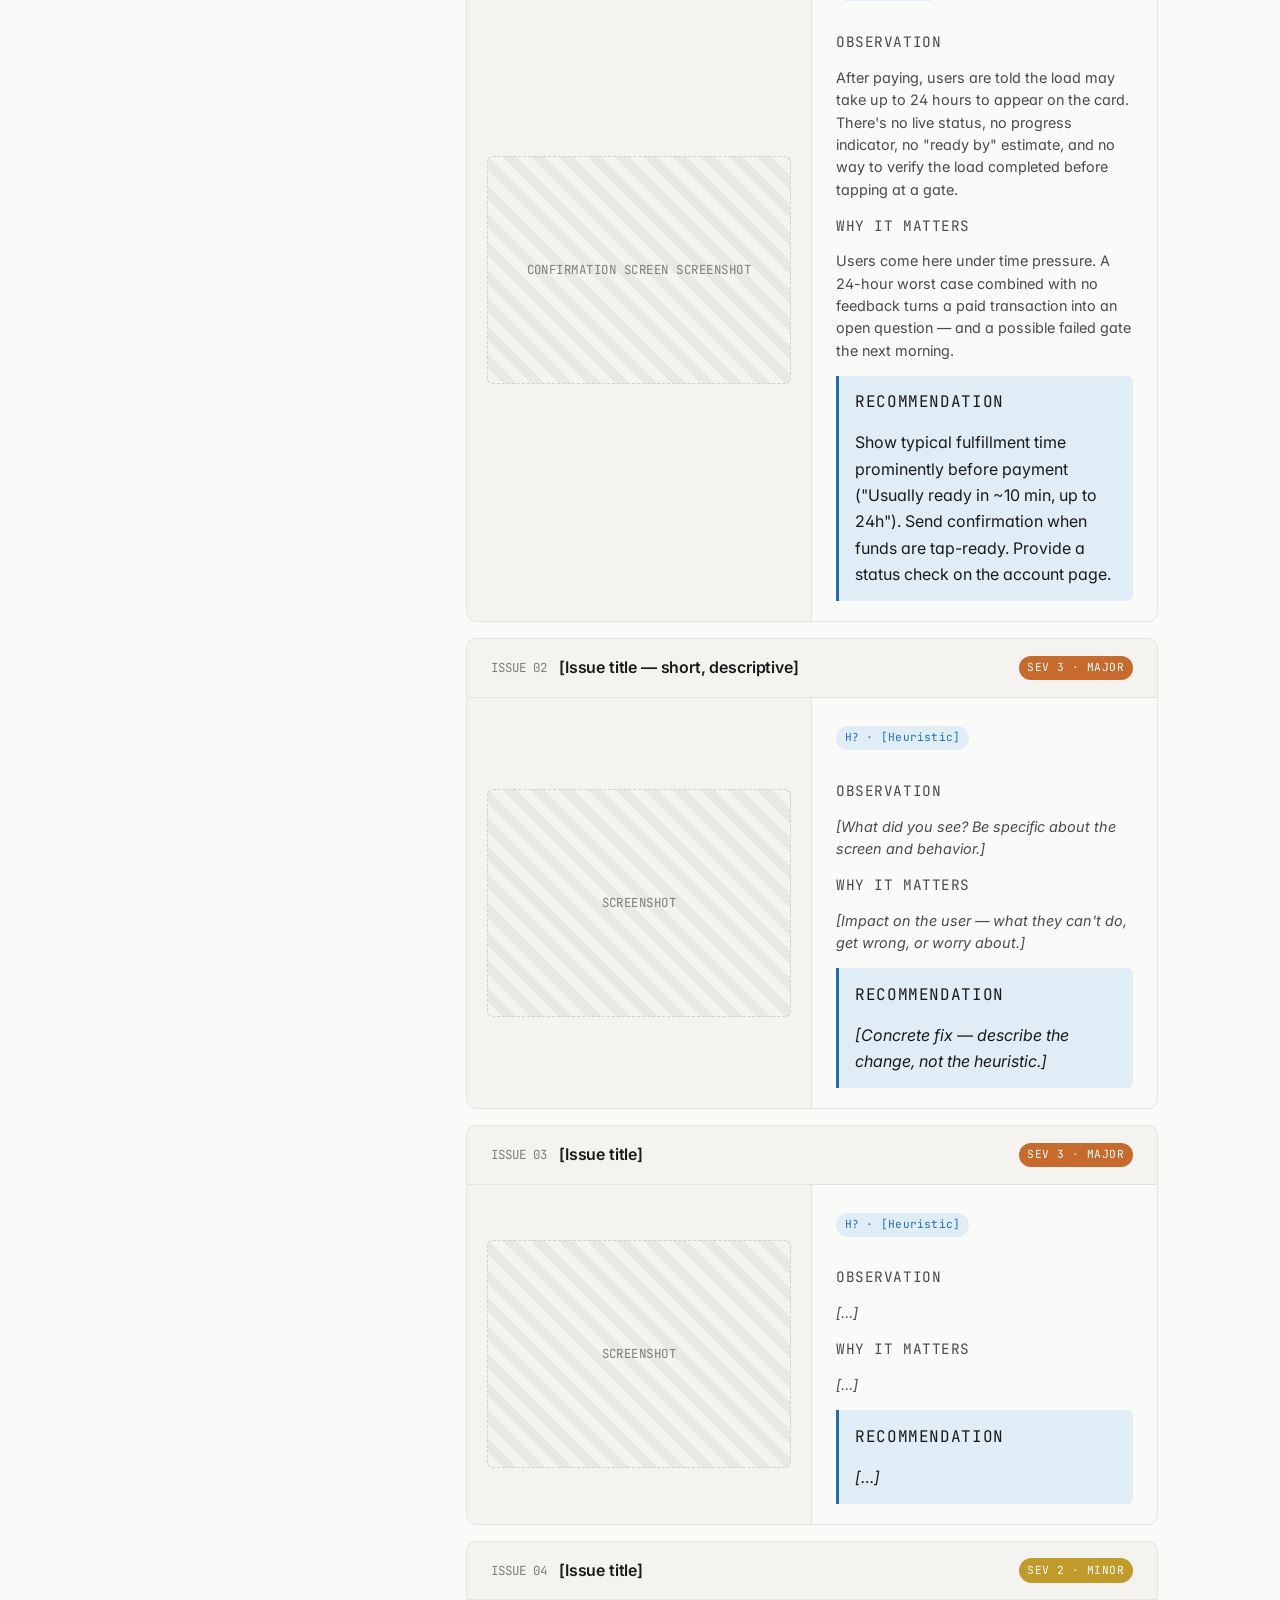
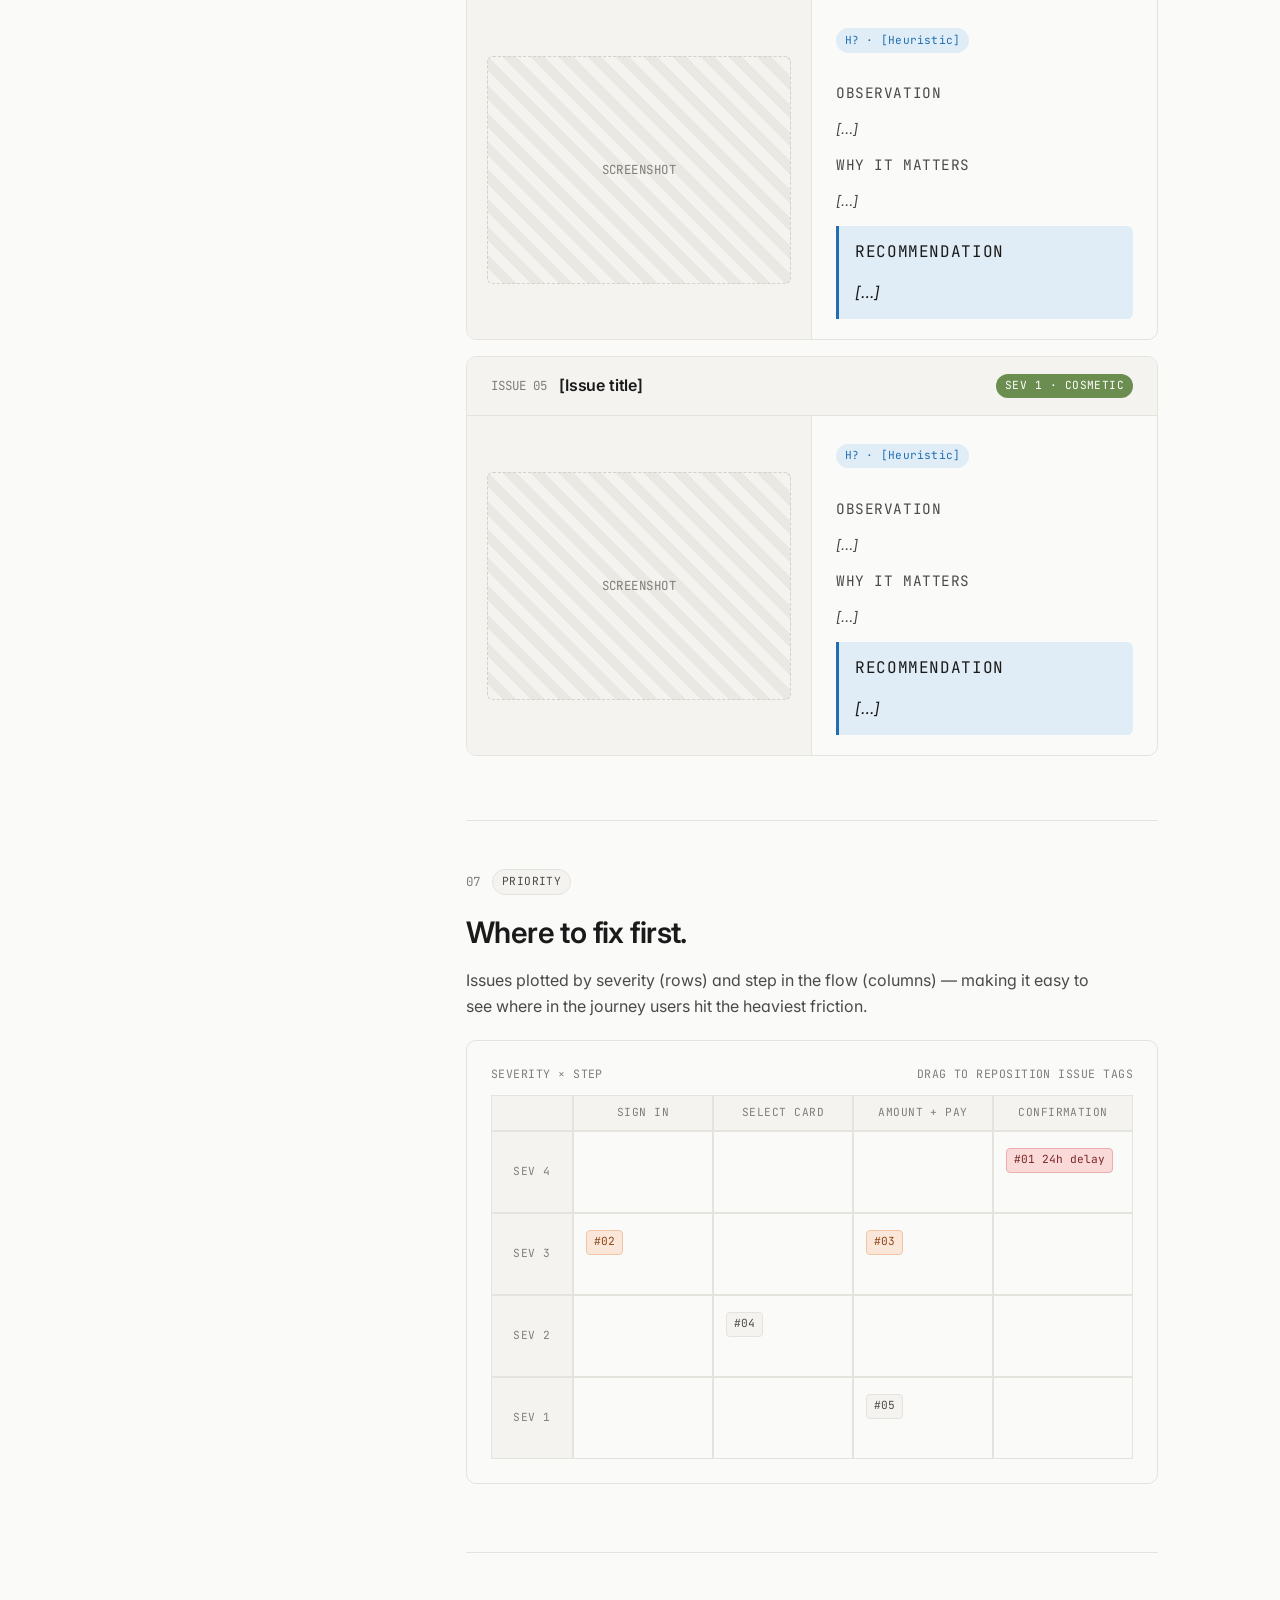
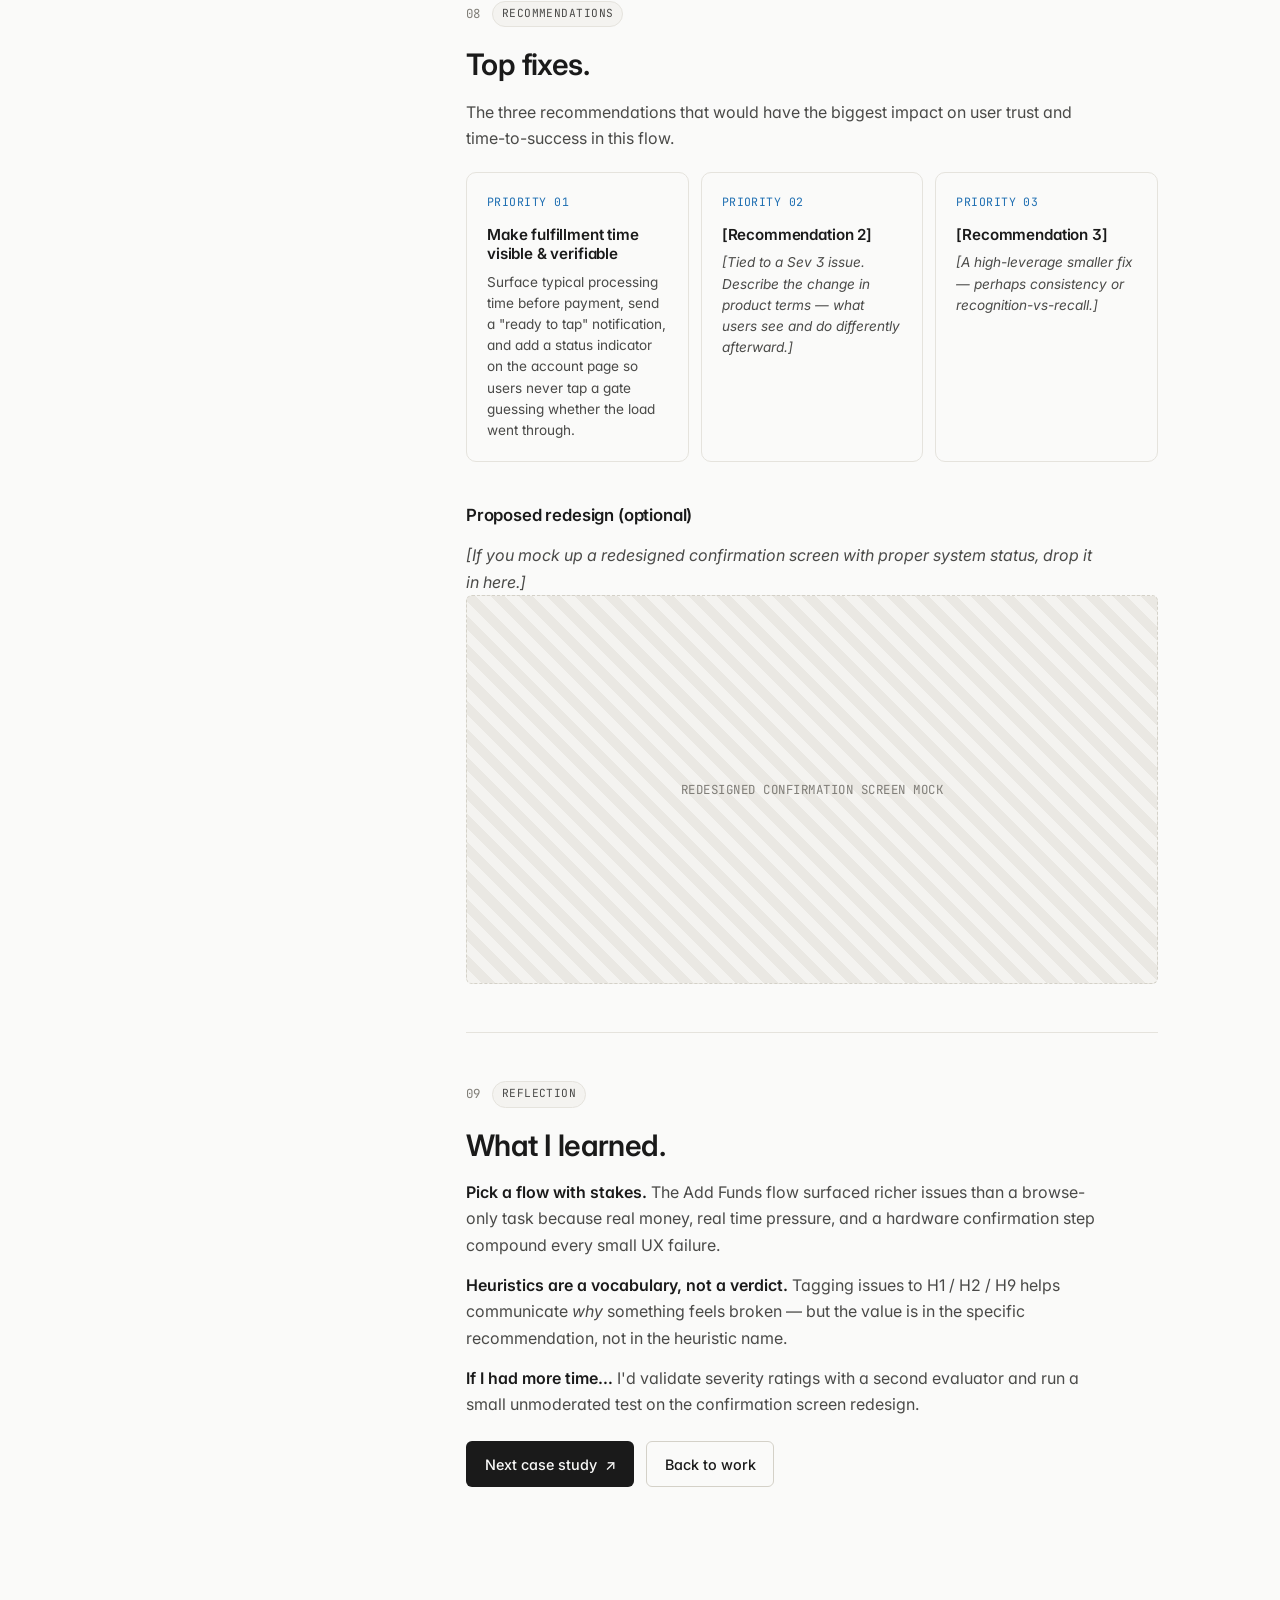
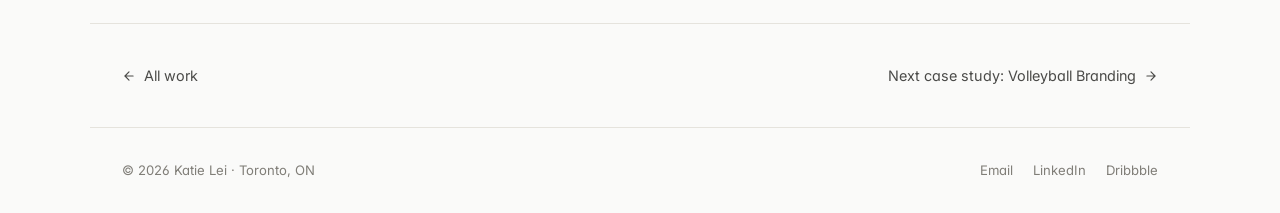
<file: presto-heuristic-evaluation-v2.html>
<!DOCTYPE html>
<html lang="en">
<head>
  <meta charset="UTF-8">
  <meta name="viewport" content="width=device-width, initial-scale=1.0">
  <title>Presto Heuristic Evaluation — Katie Lei</title>
  <link rel="preconnect" href="https://fonts.googleapis.com">
  <link rel="preconnect" href="https://fonts.gstatic.com" crossorigin>
  <link href="https://fonts.googleapis.com/css2?family=Inter:wght@400;500;600;700&family=JetBrains+Mono:wght@400;500&display=swap" rel="stylesheet">
  <style>
    :root {
      --bg:           #FAFAF9;
      --bg-2:         #F4F3F0;
      --bg-3:         #EAE8E3;
      --rule:         #E5E3DD;
      --rule-strong:  #D4D1C8;
      --ink:          #1A1A1A;
      --ink-2:        #4A4A48;
      --ink-3:        #807E78;
      --ink-4:        #B5B2A8;
      --accent:       #1F6FB2;       /* Presto-adjacent transit blue */
      --accent-soft:  #E0EDF7;
      --severity-1:   #6B8E50;       /* cosmetic */
      --severity-2:   #C19A2C;       /* minor */
      --severity-3:   #C76A2E;       /* major */
      --severity-4:   #B94040;       /* catastrophic */

      --font-sans:    'Inter', system-ui, -apple-system, sans-serif;
      --font-mono:    'JetBrains Mono', ui-monospace, monospace;

      --radius-sm:    6px;
      --radius:       10px;
      --radius-lg:    16px;

      --shadow-sm:    0 1px 2px rgba(0,0,0,0.04);
      --shadow:       0 1px 3px rgba(0,0,0,0.06), 0 4px 12px -4px rgba(0,0,0,0.05);
      --shadow-lg:    0 8px 24px -8px rgba(0,0,0,0.12), 0 2px 6px rgba(0,0,0,0.04);

      --sidebar-w:    280px;
      --content-max:  720px;
      --wide-max:     1100px;

      --ease:         cubic-bezier(0.16, 1, 0.3, 1);
    }

    * { box-sizing: border-box; margin: 0; padding: 0; }
    html { scroll-behavior: smooth; }
    body {
      font-family: var(--font-sans);
      font-size: 16px; line-height: 1.6;
      color: var(--ink); background: var(--bg);
      -webkit-font-smoothing: antialiased;
      font-feature-settings: 'cv11', 'ss01', 'kern';
    }
    a { color: inherit; text-decoration: none; }
    img { max-width: 100%; display: block; }

    /* Top bar */
    .topbar {
      position: sticky; top: 0; z-index: 100;
      display: flex; align-items: center; justify-content: space-between;
      padding: 0.85rem 2rem;
      background: rgba(250,250,249,0.85);
      backdrop-filter: saturate(140%) blur(10px);
      -webkit-backdrop-filter: saturate(140%) blur(10px);
      border-bottom: 1px solid var(--rule);
    }
    .topbar-left { display: flex; align-items: center; gap: 1.5rem; }
    .topbar-brand { font-weight: 600; font-size: 0.95rem; letter-spacing: -0.01em; }
    .topbar-crumb {
      display: none;
      font-size: 0.85rem; color: var(--ink-3);
      align-items: center; gap: 0.5rem;
    }
    @media (min-width: 720px) { .topbar-crumb { display: inline-flex; } }
    .topbar-crumb-sep { color: var(--ink-4); }
    .topbar-crumb-current { color: var(--ink); font-weight: 500; }
    .topbar-right { display: flex; align-items: center; gap: 0.5rem; }
    .topbar-link {
      font-size: 0.85rem; color: var(--ink-2);
      padding: 0.4rem 0.75rem; border-radius: var(--radius-sm);
      transition: background 150ms, color 150ms;
    }
    .topbar-link:hover { background: var(--bg-2); color: var(--ink); }
    .topbar-cta {
      font-size: 0.85rem; font-weight: 500;
      padding: 0.5rem 0.85rem;
      background: var(--ink); color: var(--bg);
      border-radius: var(--radius-sm);
      transition: background 150ms;
    }
    .topbar-cta:hover { background: var(--ink-2); }

    /* Reading progress */
    .progress {
      position: fixed; top: 0; left: 0; right: 0;
      height: 2px; background: transparent; z-index: 200;
    }
    .progress-bar {
      height: 100%; width: 0%; background: var(--accent);
      transition: width 80ms linear;
    }

    /* Hero */
    .hero {
      padding: 5rem 2rem 3rem;
      max-width: var(--wide-max);
      margin: 0 auto;
    }
    .hero-eyebrow {
      display: inline-flex; align-items: center; gap: 0.55rem;
      padding: 0.35rem 0.75rem;
      background: var(--bg-2);
      border: 1px solid var(--rule);
      border-radius: 9999px;
      font-size: 0.72rem; font-weight: 500;
      color: var(--ink-2);
      margin-bottom: 1.5rem;
    }
    .hero-eyebrow-dot { width: 6px; height: 6px; border-radius: 50%; background: var(--accent); }
    .hero-title {
      font-size: clamp(2.25rem, 5vw, 3.75rem);
      font-weight: 600; line-height: 1.05;
      letter-spacing: -0.03em;
      color: var(--ink);
      margin-bottom: 1.25rem;
      max-width: 20ch; text-wrap: balance;
    }
    .hero-subtitle {
      font-size: clamp(1.05rem, 1.4vw, 1.25rem);
      line-height: 1.5;
      color: var(--ink-2);
      max-width: 60ch;
      margin-bottom: 3rem;
      text-wrap: pretty;
    }
    .hero-meta {
      display: grid;
      grid-template-columns: repeat(4, minmax(0,1fr));
      gap: 1.5rem 2rem;
      padding-top: 2rem;
      border-top: 1px solid var(--rule);
    }
    @media (max-width: 720px) { .hero-meta { grid-template-columns: repeat(2, 1fr); } }
    .hero-meta-item { display: flex; flex-direction: column; gap: 0.35rem; }
    .hero-meta-label {
      font-family: var(--font-mono);
      font-size: 0.7rem; color: var(--ink-3);
      text-transform: uppercase; letter-spacing: 0.04em;
    }
    .hero-meta-value { font-size: 0.92rem; font-weight: 500; color: var(--ink); }

    /* Cover */
    .cover-wrap {
      max-width: 720px;
      margin: 0 auto 4rem;
      padding: 0 2rem;
    }
    .cover {
      width: 100%; height: auto; display: block;
      border-radius: var(--radius-lg);
      background: var(--bg-2);
      box-shadow: var(--shadow-lg);
    }

    /* Layout */
    .layout {
      max-width: var(--wide-max);
      margin: 0 auto;
      padding: 0 2rem;
      display: grid;
      grid-template-columns: var(--sidebar-w) 1fr;
      gap: 4rem;
      align-items: start;
    }
    @media (max-width: 980px) { .layout { grid-template-columns: 1fr; gap: 0; } }

    .toc {
      position: sticky; top: 88px;
      max-height: calc(100vh - 100px);
      overflow-y: auto;
      padding-right: 1rem;
    }
    @media (max-width: 980px) { .toc { display: none; } }
    .toc-label {
      font-family: var(--font-mono);
      font-size: 0.7rem; color: var(--ink-3);
      text-transform: uppercase; letter-spacing: 0.06em;
      margin-bottom: 1rem;
    }
    .toc-list {
      list-style: none;
      display: flex; flex-direction: column; gap: 0.1rem;
      border-left: 1px solid var(--rule);
    }
    .toc-list a {
      display: block;
      padding: 0.45rem 0 0.45rem 1rem;
      margin-left: -1px;
      border-left: 1px solid transparent;
      font-size: 0.85rem;
      color: var(--ink-3);
      transition: color 150ms, border-color 150ms;
    }
    .toc-list a:hover { color: var(--ink); }
    .toc-list a.is-active {
      color: var(--ink);
      border-left-color: var(--ink);
      font-weight: 500;
    }

    .content { max-width: var(--content-max); min-width: 0; }

    .section {
      padding: 3rem 0;
      border-top: 1px solid var(--rule);
      scroll-margin-top: 88px;
    }
    .section:first-child { border-top: none; padding-top: 0; }
    .section-meta {
      display: flex; align-items: center; gap: 0.75rem;
      margin-bottom: 1.25rem;
    }
    .section-num { font-family: var(--font-mono); font-size: 0.78rem; color: var(--ink-3); }
    .section-pill {
      font-family: var(--font-mono);
      font-size: 0.7rem;
      padding: 0.2rem 0.55rem;
      background: var(--bg-2);
      border: 1px solid var(--rule);
      border-radius: 9999px;
      color: var(--ink-2);
      text-transform: uppercase;
      letter-spacing: 0.04em;
    }
    .section h2 {
      font-size: clamp(1.5rem, 2.5vw, 1.85rem);
      font-weight: 600; line-height: 1.2;
      letter-spacing: -0.02em;
      margin-bottom: 1rem;
      color: var(--ink);
    }
    .section h3 {
      font-size: 1.05rem; font-weight: 600;
      letter-spacing: -0.01em;
      margin: 2.5rem 0 0.85rem;
      color: var(--ink);
    }
    .section p {
      font-size: 1rem; line-height: 1.65;
      color: var(--ink-2);
      max-width: 64ch;
    }
    .section p + p { margin-top: 0.85rem; }
    .section p strong { color: var(--ink); font-weight: 600; }

    /* Summary */
    .summary {
      display: grid;
      grid-template-columns: 1fr 1fr;
      gap: 0;
      border: 1px solid var(--rule);
      border-radius: var(--radius);
      overflow: hidden;
      margin-top: 2rem;
    }
    @media (max-width: 720px) { .summary { grid-template-columns: 1fr; } }
    .summary-cell {
      padding: 1.25rem 1.5rem;
      border-right: 1px solid var(--rule);
      border-bottom: 1px solid var(--rule);
    }
    .summary-cell:nth-child(2n) { border-right: none; }
    .summary-cell:nth-last-child(-n+2) { border-bottom: none; }
    @media (max-width: 720px) {
      .summary-cell { border-right: none !important; border-bottom: 1px solid var(--rule) !important; }
      .summary-cell:last-child { border-bottom: none !important; }
    }
    .summary-label {
      font-family: var(--font-mono); font-size: 0.7rem;
      color: var(--ink-3); text-transform: uppercase;
      letter-spacing: 0.04em; margin-bottom: 0.5rem;
    }
    .summary-text { font-size: 0.92rem; color: var(--ink); line-height: 1.55; }

    /* Stats */
    .stats {
      display: grid;
      grid-template-columns: repeat(4, 1fr);
      gap: 0.75rem;
      margin: 1.5rem 0;
    }
    @media (max-width: 720px) { .stats { grid-template-columns: repeat(2, 1fr); } }
    .stat {
      padding: 1.25rem;
      background: var(--bg-2);
      border: 1px solid var(--rule);
      border-radius: var(--radius);
    }
    .stat-num {
      font-size: 1.75rem;
      font-weight: 600;
      color: var(--ink);
      letter-spacing: -0.02em;
      line-height: 1;
      margin-bottom: 0.5rem;
    }
    .stat-label { font-size: 0.82rem; color: var(--ink-3); line-height: 1.4; }

    /* Severity legend */
    .severity-legend {
      display: grid;
      grid-template-columns: repeat(4, 1fr);
      gap: 0.5rem;
      margin: 1.25rem 0;
    }
    @media (max-width: 720px) { .severity-legend { grid-template-columns: repeat(2, 1fr); } }
    .sev {
      padding: 0.85rem 1rem;
      background: var(--bg);
      border: 1px solid var(--rule);
      border-radius: var(--radius-sm);
      font-size: 0.85rem;
    }
    .sev-num {
      font-family: var(--font-mono);
      font-size: 0.72rem;
      color: var(--ink-3);
      letter-spacing: 0.04em;
      text-transform: uppercase;
    }
    .sev-label {
      display: inline-flex; align-items: center; gap: 0.45rem;
      font-weight: 600; color: var(--ink);
      margin-top: 0.25rem;
    }
    .sev-dot {
      width: 8px; height: 8px; border-radius: 50%;
      display: inline-block;
    }
    .sev-1 .sev-dot { background: var(--severity-1); }
    .sev-2 .sev-dot { background: var(--severity-2); }
    .sev-3 .sev-dot { background: var(--severity-3); }
    .sev-4 .sev-dot { background: var(--severity-4); }
    .sev-text { font-size: 0.82rem; color: var(--ink-3); margin-top: 0.25rem; }

    /* Flow steps */
    .flow {
      display: grid;
      grid-template-columns: repeat(5, 1fr);
      gap: 0.5rem;
      margin: 1.5rem 0;
    }
    @media (max-width: 720px) { .flow { grid-template-columns: 1fr; } }
    .flow-step {
      padding: 1rem;
      background: var(--bg-2);
      border: 1px solid var(--rule);
      border-radius: var(--radius);
      position: relative;
    }
    .flow-step-num {
      font-family: var(--font-mono);
      font-size: 0.7rem;
      color: var(--ink-3);
      letter-spacing: 0.04em;
      text-transform: uppercase;
      margin-bottom: 0.5rem;
    }
    .flow-step-name {
      font-size: 0.95rem; font-weight: 600;
      color: var(--ink);
      margin-bottom: 0.35rem;
      letter-spacing: -0.01em;
    }
    .flow-step-meta {
      font-size: 0.78rem;
      color: var(--ink-3);
      line-height: 1.45;
    }
    .flow-step-issues {
      margin-top: 0.6rem;
      font-family: var(--font-mono);
      font-size: 0.7rem;
      color: var(--accent);
    }

    /* Heuristic chips */
    .h-chips {
      display: flex; flex-wrap: wrap; gap: 0.4rem;
      margin: 0.5rem 0 1rem;
    }
    .h-chip {
      font-family: var(--font-mono);
      font-size: 0.7rem;
      padding: 0.2rem 0.55rem;
      background: var(--accent-soft);
      color: var(--accent);
      border-radius: 9999px;
      letter-spacing: 0.02em;
    }

    /* Heuristic list (Nielsen 10) */
    .heuristics {
      display: grid;
      grid-template-columns: repeat(2, 1fr);
      gap: 0.5rem;
      margin: 1.25rem 0;
    }
    @media (max-width: 720px) { .heuristics { grid-template-columns: 1fr; } }
    .h-row {
      padding: 0.85rem 1rem;
      background: var(--bg);
      border: 1px solid var(--rule);
      border-radius: var(--radius-sm);
      display: flex;
      gap: 0.85rem;
      align-items: baseline;
      font-size: 0.88rem;
    }
    .h-row-num {
      font-family: var(--font-mono);
      font-size: 0.72rem;
      color: var(--ink-3);
      flex-shrink: 0;
      width: 1.5rem;
    }
    .h-row-name { color: var(--ink); }

    /* Issue card */
    .issue {
      border: 1px solid var(--rule);
      border-radius: var(--radius);
      overflow: hidden;
      margin: 1rem 0;
      background: var(--bg);
    }
    .issue-head {
      display: flex; align-items: center; gap: 0.75rem;
      padding: 1rem 1.5rem;
      border-bottom: 1px solid var(--rule);
      background: var(--bg-2);
      flex-wrap: wrap;
    }
    .issue-num {
      font-family: var(--font-mono);
      font-size: 0.78rem;
      color: var(--ink-3);
    }
    .issue-title {
      font-size: 1rem; font-weight: 600;
      color: var(--ink);
      letter-spacing: -0.01em;
      flex: 1; min-width: 200px;
    }
    .issue-sev {
      font-family: var(--font-mono);
      font-size: 0.7rem;
      padding: 0.2rem 0.55rem;
      border-radius: 9999px;
      letter-spacing: 0.04em;
      text-transform: uppercase;
      color: #fff;
      flex-shrink: 0;
    }
    .issue-sev[data-sev="1"] { background: var(--severity-1); }
    .issue-sev[data-sev="2"] { background: var(--severity-2); }
    .issue-sev[data-sev="3"] { background: var(--severity-3); }
    .issue-sev[data-sev="4"] { background: var(--severity-4); }

    .issue-body {
      display: grid;
      grid-template-columns: 1fr 1fr;
      gap: 0;
    }
    @media (max-width: 720px) { .issue-body { grid-template-columns: 1fr; } }
    .issue-img-wrap {
      padding: 1.25rem;
      background: var(--bg-2);
      border-right: 1px solid var(--rule);
      display: flex; align-items: center; justify-content: center;
    }
    @media (max-width: 720px) {
      .issue-img-wrap { border-right: none; border-bottom: 1px solid var(--rule); }
    }
    .issue-img-wrap img {
      width: 100%; height: auto;
      border-radius: var(--radius-sm);
      box-shadow: var(--shadow-sm);
    }
    .issue-text {
      padding: 1.25rem 1.5rem;
      display: flex; flex-direction: column; gap: 0.85rem;
    }
    .issue-block-label {
      font-family: var(--font-mono);
      font-size: 0.68rem;
      color: var(--ink-3);
      text-transform: uppercase;
      letter-spacing: 0.04em;
      margin-bottom: 0.3rem;
    }
    .issue-block p {
      font-size: 0.9rem;
      color: var(--ink-2);
      line-height: 1.55;
      margin: 0;
    }
    .issue-recommend {
      background: var(--accent-soft);
      border-left: 3px solid var(--accent);
      padding: 0.85rem 1rem;
      border-radius: 0 var(--radius-sm) var(--radius-sm) 0;
    }
    .issue-recommend p { color: var(--ink); }

    /* Placeholder */
    .placeholder {
      width: 100%;
      aspect-ratio: 4/3;
      background:
        repeating-linear-gradient(
          45deg,
          var(--bg-2),
          var(--bg-2) 10px,
          var(--bg-3) 10px,
          var(--bg-3) 20px
        );
      border: 1px dashed var(--rule-strong);
      border-radius: var(--radius-sm);
      display: flex;
      align-items: center;
      justify-content: center;
      color: var(--ink-3);
      font-family: var(--font-mono);
      font-size: 0.78rem;
      letter-spacing: 0.04em;
      text-transform: uppercase;
      text-align: center;
      padding: 1rem;
    }

    /* Priority matrix (severity x frequency) */
    .matrix-wrap {
      border: 1px solid var(--rule);
      border-radius: var(--radius);
      padding: 1.5rem;
      margin: 1.25rem 0;
      background: var(--bg);
    }
    .matrix-head {
      display: flex; justify-content: space-between; align-items: center;
      margin-bottom: 0.75rem;
      font-family: var(--font-mono);
      font-size: 0.72rem;
      color: var(--ink-3);
      text-transform: uppercase;
      letter-spacing: 0.04em;
    }
    .matrix-table {
      display: grid;
      grid-template-columns: 80px repeat(4, 1fr);
      gap: 2px;
      background: var(--rule);
      border: 1px solid var(--rule);
    }
    .matrix-cell {
      padding: 0.85rem 0.6rem;
      background: var(--bg);
      font-size: 0.8rem;
      min-height: 80px;
    }
    .matrix-cell-head {
      background: var(--bg-2);
      font-family: var(--font-mono);
      font-size: 0.7rem;
      color: var(--ink-3);
      text-transform: uppercase;
      letter-spacing: 0.04em;
      display: flex;
      align-items: center;
      justify-content: center;
      min-height: auto;
      padding: 0.5rem;
      text-align: center;
    }
    .matrix-issue-tag {
      display: inline-block;
      font-family: var(--font-mono);
      font-size: 0.7rem;
      padding: 0.15rem 0.45rem;
      background: var(--bg-2);
      border: 1px solid var(--rule);
      border-radius: 4px;
      margin: 0.15rem;
      color: var(--ink-2);
    }
    .matrix-issue-tag[data-sev="3"] { background: #fbe7da; border-color: #f1c5a4; color: #8c4515; }
    .matrix-issue-tag[data-sev="4"] { background: #fad9d9; border-color: #ecaeae; color: #7a2727; }

    /* Recommendations */
    .recs {
      display: grid;
      grid-template-columns: repeat(3, 1fr);
      gap: 0.75rem;
      margin: 1.25rem 0;
    }
    @media (max-width: 720px) { .recs { grid-template-columns: 1fr; } }
    .rec {
      padding: 1.25rem;
      background: var(--bg);
      border: 1px solid var(--rule);
      border-radius: var(--radius);
    }
    .rec-priority {
      font-family: var(--font-mono);
      font-size: 0.72rem;
      color: var(--accent);
      margin-bottom: 0.85rem;
      letter-spacing: 0.04em;
      text-transform: uppercase;
    }
    .rec h4 {
      font-size: 0.95rem; font-weight: 600;
      margin-bottom: 0.5rem;
      letter-spacing: -0.01em;
      line-height: 1.3;
    }
    .rec p {
      font-size: 0.85rem;
      color: var(--ink-2);
      line-height: 1.55;
      margin: 0;
    }

    /* Takeaways */
    .takeaways {
      list-style: none;
      display: flex; flex-direction: column;
      counter-reset: tk;
      margin: 1rem 0;
    }
    .takeaways li {
      counter-increment: tk;
      display: grid;
      grid-template-columns: 28px 1fr;
      gap: 0.75rem;
      padding: 0.85rem 0;
      border-bottom: 1px solid var(--rule);
      font-size: 0.95rem;
      color: var(--ink-2);
      line-height: 1.55;
    }
    .takeaways li:last-child { border-bottom: none; }
    .takeaways li::before {
      content: counter(tk, decimal-leading-zero);
      font-family: var(--font-mono);
      font-size: 0.78rem;
      color: var(--ink-3);
      padding-top: 1px;
    }

    /* CTA */
    .cta-row { display: flex; gap: 0.75rem; margin: 1.5rem 0; flex-wrap: wrap; }
    .btn {
      display: inline-flex; align-items: center; gap: 0.5rem;
      padding: 0.65rem 1.1rem;
      font-family: var(--font-sans);
      font-size: 0.9rem; font-weight: 500;
      border-radius: var(--radius-sm);
      transition: background 150ms, color 150ms, border-color 150ms;
      cursor: pointer;
      border: 1px solid transparent;
    }
    .btn-primary { background: var(--ink); color: var(--bg); }
    .btn-primary:hover { background: var(--ink-2); }
    .btn-secondary {
      background: var(--bg);
      color: var(--ink);
      border-color: var(--rule-strong);
    }
    .btn-secondary:hover { background: var(--bg-2); }

    /* Bottom navigation */
    .bottom-nav {
      max-width: var(--wide-max);
      margin: 4rem auto 0;
      padding: 2rem;
      border-top: 1px solid var(--rule);
      display: flex; justify-content: space-between; align-items: center;
      gap: 1rem; flex-wrap: wrap;
    }
    .bottom-nav-link {
      display: inline-flex; align-items: center; gap: 0.5rem;
      font-size: 0.9rem; color: var(--ink-2);
      padding: 0.5rem 0;
      transition: color 150ms;
    }
    .bottom-nav-link:hover { color: var(--ink); }

    .footer {
      max-width: var(--wide-max);
      margin: 0 auto;
      padding: 2rem;
      border-top: 1px solid var(--rule);
      display: flex; justify-content: space-between; align-items: center;
      font-size: 0.82rem;
      color: var(--ink-3);
      flex-wrap: wrap; gap: 1rem;
    }
    .footer-links { display: flex; gap: 1.25rem; }
    .footer-links a:hover { color: var(--ink); }

    @media (max-width: 720px) {
      .topbar { padding: 0.75rem 1.25rem; }
      .hero { padding: 3rem 1.25rem 2rem; }
      .cover-wrap, .layout, .bottom-nav, .footer { padding-left: 1.25rem; padding-right: 1.25rem; }
    }
  </style>
</head>
<body>

  <div class="progress" aria-hidden="true"><div class="progress-bar" id="progress"></div></div>

  <header class="topbar">
    <div class="topbar-left">
      <a href="v1-polished.html" class="topbar-brand">Katie Lei</a>
      <span class="topbar-crumb">
        <a href="v1-polished.html#work" class="topbar-link" style="padding:0">Work</a>
        <span class="topbar-crumb-sep">/</span>
        <span class="topbar-crumb-current">Presto Heuristic Evaluation</span>
      </span>
    </div>
    <div class="topbar-right">
      <a href="v1-polished.html#contact" class="topbar-link">Contact</a>
      <a href="volleyball-branding-case-study-v2.html" class="topbar-cta">Next case study →</a>
    </div>
  </header>

  <!-- Hero -->
  <section class="hero">
    <span class="hero-eyebrow">
      <span class="hero-eyebrow-dot"></span>
      Case study · Heuristic evaluation
    </span>
    <h1 class="hero-title">A heuristic evaluation of Presto's Add Funds flow.</h1>
    <p class="hero-subtitle">An expert review of prestocard.ca's highest-frequency, highest-stakes task — top up a transit card — assessed against Nielsen's 10 usability heuristics, with prioritized recommendations.</p>

    <div class="hero-meta">
      <div class="hero-meta-item">
        <span class="hero-meta-label">Method</span>
        <span class="hero-meta-value">Heuristic Evaluation</span>
      </div>
      <div class="hero-meta-item">
        <span class="hero-meta-label">Framework</span>
        <span class="hero-meta-value">Nielsen's 10 Heuristics</span>
      </div>
      <div class="hero-meta-item">
        <span class="hero-meta-label">Scope</span>
        <span class="hero-meta-value">Add Funds to Card flow</span>
      </div>
      <div class="hero-meta-item">
        <span class="hero-meta-label">Tools</span>
        <span class="hero-meta-value">Figma, FigJam</span>
      </div>
    </div>
  </section>

  <!-- Cover -->
  <div class="cover-wrap">
    <div class="placeholder" style="aspect-ratio: 16/9;">Cover · prestocard.ca add-funds flow</div>
  </div>

  <!-- Layout -->
  <div class="layout">

    <aside class="toc" aria-label="Contents">
      <p class="toc-label">Contents</p>
      <ul class="toc-list" id="tocList">
        <li><a href="#summary" class="is-active">Summary</a></li>
        <li><a href="#why">Why this flow</a></li>
        <li><a href="#method">Method</a></li>
        <li><a href="#heuristics">Heuristics</a></li>
        <li><a href="#flow">The flow</a></li>
        <li><a href="#findings">Findings</a></li>
        <li><a href="#priority">Priority matrix</a></li>
        <li><a href="#recommendations">Recommendations</a></li>
        <li><a href="#reflection">Reflection</a></li>
      </ul>
    </aside>

    <article class="content">

      <!-- Summary -->
      <section class="section" id="summary">
        <div class="section-meta">
          <span class="section-num">01</span>
          <span class="section-pill">Summary</span>
        </div>
        <h2>At a glance</h2>
        <p>Presto is the regional transit fare card used across the GTHA. The Add Funds flow on prestocard.ca is a textbook high-stakes, high-frequency task — riders top up specifically because they need to ride <em>now</em>. I evaluated the end-to-end flow against Nielsen's 10 heuristics to find where the experience fails users under time pressure, and where small fixes would meaningfully reduce anxiety.</p>

        <div class="summary">
          <div class="summary-cell">
            <p class="summary-label">Subject</p>
            <p class="summary-text">prestocard.ca · Add Funds to a registered card</p>
          </div>
          <div class="summary-cell">
            <p class="summary-label">Method</p>
            <p class="summary-text">Heuristic evaluation against Nielsen's 10 + severity rating.</p>
          </div>
          <div class="summary-cell">
            <p class="summary-label">Issues found</p>
            <p class="summary-text"><em>[X]</em> total · <em>[Y]</em> rated major or catastrophic.</p>
          </div>
          <div class="summary-cell">
            <p class="summary-label">Top finding</p>
            <p class="summary-text">"Funds may take up to 24 hours" warning — a significant feedback / system-status failure on a time-sensitive task.</p>
          </div>
        </div>
      </section>

      <!-- Why this flow -->
      <section class="section" id="why">
        <div class="section-meta">
          <span class="section-num">02</span>
          <span class="section-pill">Why this flow</span>
        </div>
        <h2>The right flow to evaluate.</h2>
        <p>The Add Funds flow is the most consequential task on prestocard.ca. Users almost never come to the site to browse — they arrive with intent: <strong>my card is empty, I need to top up before tomorrow morning.</strong> That makes it the right scope for a heuristic evaluation: high traffic, high anxiety, and bounded enough to redesign within a portfolio timeline.</p>

        <div class="stats">
          <div class="stat">
            <div class="stat-num">#1</div>
            <div class="stat-label">Highest-frequency task on the site</div>
          </div>
          <div class="stat">
            <div class="stat-num">⏱</div>
            <div class="stat-label">Done under time pressure</div>
          </div>
          <div class="stat">
            <div class="stat-num">$</div>
            <div class="stat-label">Real money &amp; trust at stake</div>
          </div>
          <div class="stat">
            <div class="stat-num">24h</div>
            <div class="stat-label">Stated worst-case load delay</div>
          </div>
        </div>

        <h3>Why it's worth fixing</h3>
        <ul class="takeaways">
          <li>Failure here doesn't just frustrate — it strands riders mid-commute.</li>
          <li>The flow combines login, account state, payment, and a hardware-side confirmation — every category of usability concern in one task.</li>
          <li>The site itself flags a 24-hour delay, which immediately surfaces an expectation-mismatch problem worth investigating.</li>
        </ul>
      </section>

      <!-- Method -->
      <section class="section" id="method">
        <div class="section-meta">
          <span class="section-num">03</span>
          <span class="section-pill">Method</span>
        </div>
        <h2>Approach.</h2>
        <p>I walked through the Add Funds task end-to-end as a registered user on desktop, capturing each screen and noting violations against the 10 heuristics. Each issue was logged with a screenshot, the affected heuristic(s), a rationale, and a severity rating using Nielsen's 0–4 scale.</p>

        <h3>Severity ratings</h3>
        <div class="severity-legend">
          <div class="sev sev-1">
            <div class="sev-num">Severity 1</div>
            <div class="sev-label"><span class="sev-dot"></span>Cosmetic</div>
            <div class="sev-text">Fix when convenient.</div>
          </div>
          <div class="sev sev-2">
            <div class="sev-num">Severity 2</div>
            <div class="sev-label"><span class="sev-dot"></span>Minor</div>
            <div class="sev-text">Low priority.</div>
          </div>
          <div class="sev sev-3">
            <div class="sev-num">Severity 3</div>
            <div class="sev-label"><span class="sev-dot"></span>Major</div>
            <div class="sev-text">High priority — fix before launch.</div>
          </div>
          <div class="sev sev-4">
            <div class="sev-num">Severity 4</div>
            <div class="sev-label"><span class="sev-dot"></span>Catastrophic</div>
            <div class="sev-text">Must fix before release.</div>
          </div>
        </div>
      </section>

      <!-- Heuristics -->
      <section class="section" id="heuristics">
        <div class="section-meta">
          <span class="section-num">04</span>
          <span class="section-pill">Framework</span>
        </div>
        <h2>Nielsen's 10 heuristics.</h2>
        <p>Each finding is tagged to one or more of Jakob Nielsen's 10 usability heuristics — the standard reference for expert evaluations.</p>
        <div class="heuristics">
          <div class="h-row"><span class="h-row-num">H1</span><span class="h-row-name">Visibility of system status</span></div>
          <div class="h-row"><span class="h-row-num">H2</span><span class="h-row-name">Match between system and real world</span></div>
          <div class="h-row"><span class="h-row-num">H3</span><span class="h-row-name">User control and freedom</span></div>
          <div class="h-row"><span class="h-row-num">H4</span><span class="h-row-name">Consistency and standards</span></div>
          <div class="h-row"><span class="h-row-num">H5</span><span class="h-row-name">Error prevention</span></div>
          <div class="h-row"><span class="h-row-num">H6</span><span class="h-row-name">Recognition rather than recall</span></div>
          <div class="h-row"><span class="h-row-num">H7</span><span class="h-row-name">Flexibility and efficiency of use</span></div>
          <div class="h-row"><span class="h-row-num">H8</span><span class="h-row-name">Aesthetic and minimalist design</span></div>
          <div class="h-row"><span class="h-row-num">H9</span><span class="h-row-name">Help users recognize, diagnose, recover from errors</span></div>
          <div class="h-row"><span class="h-row-num">H10</span><span class="h-row-name">Help and documentation</span></div>
        </div>
      </section>

      <!-- Flow -->
      <section class="section" id="flow">
        <div class="section-meta">
          <span class="section-num">05</span>
          <span class="section-pill">The flow</span>
        </div>
        <h2>Mapping the task.</h2>
        <p>Five steps from landing to confirmation. Each step was evaluated independently before issues were consolidated.</p>

        <div class="flow">
          <div class="flow-step">
            <div class="flow-step-num">Step 01</div>
            <div class="flow-step-name">Sign in</div>
            <div class="flow-step-meta">Email + password, no SSO option.</div>
            <div class="flow-step-issues">[N issues]</div>
          </div>
          <div class="flow-step">
            <div class="flow-step-num">Step 02</div>
            <div class="flow-step-name">Select card</div>
            <div class="flow-step-meta">Choose registered card to load.</div>
            <div class="flow-step-issues">[N issues]</div>
          </div>
          <div class="flow-step">
            <div class="flow-step-num">Step 03</div>
            <div class="flow-step-name">Enter amount</div>
            <div class="flow-step-meta">Pick or type top-up amount.</div>
            <div class="flow-step-issues">[N issues]</div>
          </div>
          <div class="flow-step">
            <div class="flow-step-num">Step 04</div>
            <div class="flow-step-name">Payment</div>
            <div class="flow-step-meta">Card details / saved payment.</div>
            <div class="flow-step-issues">[N issues]</div>
          </div>
          <div class="flow-step">
            <div class="flow-step-num">Step 05</div>
            <div class="flow-step-name">Confirmation</div>
            <div class="flow-step-meta">Receipt &amp; "up to 24h" notice.</div>
            <div class="flow-step-issues">[N issues]</div>
          </div>
        </div>

        <div class="placeholder" style="aspect-ratio: 16/9;">Annotated flow diagram</div>
      </section>

      <!-- Findings -->
      <section class="section" id="findings">
        <div class="section-meta">
          <span class="section-num">06</span>
          <span class="section-pill">Findings</span>
        </div>
        <h2>Issues identified.</h2>
        <p>Each issue is documented with a screenshot, the affected heuristic, the impact on the user, and a severity rating. Recommendations follow in §08.</p>

        <!-- ISSUE 01 — the headline issue -->
        <div class="issue">
          <div class="issue-head">
            <span class="issue-num">ISSUE 01</span>
            <span class="issue-title">"Funds may take up to 24 hours to appear" with no progress visibility</span>
            <span class="issue-sev" data-sev="4">Sev 4 · Catastrophic</span>
          </div>
          <div class="issue-body">
            <div class="issue-img-wrap">
              <div class="placeholder" style="aspect-ratio: 4/3;">Confirmation screen screenshot</div>
            </div>
            <div class="issue-text">
              <div class="h-chips">
                <span class="h-chip">H1 · Status</span>
                <span class="h-chip">H2 · Real world</span>
                <span class="h-chip">H9 · Recover</span>
              </div>
              <div class="issue-block">
                <p class="issue-block-label">Observation</p>
                <p>After paying, users are told the load may take up to 24 hours to appear on the card. There's no live status, no progress indicator, no "ready by" estimate, and no way to verify the load completed before tapping at a gate.</p>
              </div>
              <div class="issue-block">
                <p class="issue-block-label">Why it matters</p>
                <p>Users come here under time pressure. A 24-hour worst case combined with no feedback turns a paid transaction into an open question — and a possible failed gate the next morning.</p>
              </div>
              <div class="issue-recommend">
                <p class="issue-block-label">Recommendation</p>
                <p>Show typical fulfillment time prominently before payment ("Usually ready in ~10 min, up to 24h"). Send confirmation when funds are tap-ready. Provide a status check on the account page.</p>
              </div>
            </div>
          </div>
        </div>

        <!-- ISSUE 02 — placeholder -->
        <div class="issue">
          <div class="issue-head">
            <span class="issue-num">ISSUE 02</span>
            <span class="issue-title">[Issue title — short, descriptive]</span>
            <span class="issue-sev" data-sev="3">Sev 3 · Major</span>
          </div>
          <div class="issue-body">
            <div class="issue-img-wrap">
              <div class="placeholder" style="aspect-ratio: 4/3;">Screenshot</div>
            </div>
            <div class="issue-text">
              <div class="h-chips">
                <span class="h-chip">H? · [Heuristic]</span>
              </div>
              <div class="issue-block">
                <p class="issue-block-label">Observation</p>
                <p><em>[What did you see? Be specific about the screen and behavior.]</em></p>
              </div>
              <div class="issue-block">
                <p class="issue-block-label">Why it matters</p>
                <p><em>[Impact on the user — what they can't do, get wrong, or worry about.]</em></p>
              </div>
              <div class="issue-recommend">
                <p class="issue-block-label">Recommendation</p>
                <p><em>[Concrete fix — describe the change, not the heuristic.]</em></p>
              </div>
            </div>
          </div>
        </div>

        <!-- ISSUE 03 -->
        <div class="issue">
          <div class="issue-head">
            <span class="issue-num">ISSUE 03</span>
            <span class="issue-title">[Issue title]</span>
            <span class="issue-sev" data-sev="3">Sev 3 · Major</span>
          </div>
          <div class="issue-body">
            <div class="issue-img-wrap">
              <div class="placeholder" style="aspect-ratio: 4/3;">Screenshot</div>
            </div>
            <div class="issue-text">
              <div class="h-chips">
                <span class="h-chip">H? · [Heuristic]</span>
              </div>
              <div class="issue-block">
                <p class="issue-block-label">Observation</p>
                <p><em>[…]</em></p>
              </div>
              <div class="issue-block">
                <p class="issue-block-label">Why it matters</p>
                <p><em>[…]</em></p>
              </div>
              <div class="issue-recommend">
                <p class="issue-block-label">Recommendation</p>
                <p><em>[…]</em></p>
              </div>
            </div>
          </div>
        </div>

        <!-- ISSUE 04 -->
        <div class="issue">
          <div class="issue-head">
            <span class="issue-num">ISSUE 04</span>
            <span class="issue-title">[Issue title]</span>
            <span class="issue-sev" data-sev="2">Sev 2 · Minor</span>
          </div>
          <div class="issue-body">
            <div class="issue-img-wrap">
              <div class="placeholder" style="aspect-ratio: 4/3;">Screenshot</div>
            </div>
            <div class="issue-text">
              <div class="h-chips">
                <span class="h-chip">H? · [Heuristic]</span>
              </div>
              <div class="issue-block">
                <p class="issue-block-label">Observation</p>
                <p><em>[…]</em></p>
              </div>
              <div class="issue-block">
                <p class="issue-block-label">Why it matters</p>
                <p><em>[…]</em></p>
              </div>
              <div class="issue-recommend">
                <p class="issue-block-label">Recommendation</p>
                <p><em>[…]</em></p>
              </div>
            </div>
          </div>
        </div>

        <!-- ISSUE 05 -->
        <div class="issue">
          <div class="issue-head">
            <span class="issue-num">ISSUE 05</span>
            <span class="issue-title">[Issue title]</span>
            <span class="issue-sev" data-sev="1">Sev 1 · Cosmetic</span>
          </div>
          <div class="issue-body">
            <div class="issue-img-wrap">
              <div class="placeholder" style="aspect-ratio: 4/3;">Screenshot</div>
            </div>
            <div class="issue-text">
              <div class="h-chips">
                <span class="h-chip">H? · [Heuristic]</span>
              </div>
              <div class="issue-block">
                <p class="issue-block-label">Observation</p>
                <p><em>[…]</em></p>
              </div>
              <div class="issue-block">
                <p class="issue-block-label">Why it matters</p>
                <p><em>[…]</em></p>
              </div>
              <div class="issue-recommend">
                <p class="issue-block-label">Recommendation</p>
                <p><em>[…]</em></p>
              </div>
            </div>
          </div>
        </div>
      </section>

      <!-- Priority matrix -->
      <section class="section" id="priority">
        <div class="section-meta">
          <span class="section-num">07</span>
          <span class="section-pill">Priority</span>
        </div>
        <h2>Where to fix first.</h2>
        <p>Issues plotted by severity (rows) and step in the flow (columns) — making it easy to see where in the journey users hit the heaviest friction.</p>

        <div class="matrix-wrap">
          <div class="matrix-head">
            <span>Severity × Step</span>
            <span>Drag to reposition issue tags</span>
          </div>
          <div class="matrix-table">
            <div class="matrix-cell matrix-cell-head"></div>
            <div class="matrix-cell matrix-cell-head">Sign in</div>
            <div class="matrix-cell matrix-cell-head">Select card</div>
            <div class="matrix-cell matrix-cell-head">Amount + pay</div>
            <div class="matrix-cell matrix-cell-head">Confirmation</div>

            <div class="matrix-cell matrix-cell-head">Sev 4</div>
            <div class="matrix-cell"></div>
            <div class="matrix-cell"></div>
            <div class="matrix-cell"></div>
            <div class="matrix-cell"><span class="matrix-issue-tag" data-sev="4">#01 24h delay</span></div>

            <div class="matrix-cell matrix-cell-head">Sev 3</div>
            <div class="matrix-cell"><span class="matrix-issue-tag" data-sev="3">#02</span></div>
            <div class="matrix-cell"></div>
            <div class="matrix-cell"><span class="matrix-issue-tag" data-sev="3">#03</span></div>
            <div class="matrix-cell"></div>

            <div class="matrix-cell matrix-cell-head">Sev 2</div>
            <div class="matrix-cell"></div>
            <div class="matrix-cell"><span class="matrix-issue-tag">#04</span></div>
            <div class="matrix-cell"></div>
            <div class="matrix-cell"></div>

            <div class="matrix-cell matrix-cell-head">Sev 1</div>
            <div class="matrix-cell"></div>
            <div class="matrix-cell"></div>
            <div class="matrix-cell"><span class="matrix-issue-tag">#05</span></div>
            <div class="matrix-cell"></div>
          </div>
        </div>
      </section>

      <!-- Recommendations -->
      <section class="section" id="recommendations">
        <div class="section-meta">
          <span class="section-num">08</span>
          <span class="section-pill">Recommendations</span>
        </div>
        <h2>Top fixes.</h2>
        <p>The three recommendations that would have the biggest impact on user trust and time-to-success in this flow.</p>

        <div class="recs">
          <div class="rec">
            <div class="rec-priority">PRIORITY 01</div>
            <h4>Make fulfillment time visible &amp; verifiable</h4>
            <p>Surface typical processing time before payment, send a "ready to tap" notification, and add a status indicator on the account page so users never tap a gate guessing whether the load went through.</p>
          </div>
          <div class="rec">
            <div class="rec-priority">PRIORITY 02</div>
            <h4>[Recommendation 2]</h4>
            <p><em>[Tied to a Sev 3 issue. Describe the change in product terms — what users see and do differently afterward.]</em></p>
          </div>
          <div class="rec">
            <div class="rec-priority">PRIORITY 03</div>
            <h4>[Recommendation 3]</h4>
            <p><em>[A high-leverage smaller fix — perhaps consistency or recognition-vs-recall.]</em></p>
          </div>
        </div>

        <h3>Proposed redesign (optional)</h3>
        <p><em>[If you mock up a redesigned confirmation screen with proper system status, drop it in here.]</em></p>
        <div class="placeholder" style="aspect-ratio: 16/9;">Redesigned confirmation screen mock</div>
      </section>

      <!-- Reflection -->
      <section class="section" id="reflection">
        <div class="section-meta">
          <span class="section-num">09</span>
          <span class="section-pill">Reflection</span>
        </div>
        <h2>What I learned.</h2>
        <p><strong>Pick a flow with stakes.</strong> The Add Funds flow surfaced richer issues than a browse-only task because real money, real time pressure, and a hardware confirmation step compound every small UX failure.</p>
        <p><strong>Heuristics are a vocabulary, not a verdict.</strong> Tagging issues to H1 / H2 / H9 helps communicate <em>why</em> something feels broken — but the value is in the specific recommendation, not in the heuristic name.</p>
        <p><strong>If I had more time…</strong> I'd validate severity ratings with a second evaluator and run a small unmoderated test on the confirmation screen redesign.</p>

        <div class="cta-row">
          <a href="volleyball-branding-case-study-v2.html" class="btn btn-primary">
            <span>Next case study</span>
            <span aria-hidden="true">↗</span>
          </a>
          <a href="v1-polished.html#work" class="btn btn-secondary">
            <span>Back to work</span>
          </a>
        </div>
      </section>

    </article>
  </div>

  <nav class="bottom-nav" aria-label="Page navigation">
    <a href="v1-polished.html#work" class="bottom-nav-link">
      <svg width="14" height="14" viewBox="0 0 24 24" fill="none" stroke="currentColor" stroke-width="2" stroke-linecap="round"><path d="M19 12H5M12 19l-7-7 7-7"/></svg>
      All work
    </a>
    <a href="volleyball-branding-case-study-v2.html" class="bottom-nav-link">
      Next case study: Volleyball Branding
      <svg width="14" height="14" viewBox="0 0 24 24" fill="none" stroke="currentColor" stroke-width="2" stroke-linecap="round"><path d="M5 12h14M12 5l7 7-7 7"/></svg>
    </a>
  </nav>

  <footer class="footer">
    <p>© 2026 Katie Lei · Toronto, ON</p>
    <div class="footer-links">
      <a href="mailto:katie.sinlei@gmail.com">Email</a>
      <a href="#" target="_blank" rel="noopener">LinkedIn</a>
      <a href="#" target="_blank" rel="noopener">Dribbble</a>
    </div>
  </footer>

  <script>
    (function() {
      var bar = document.getElementById('progress');
      if (!bar) return;
      function update() {
        var h = document.documentElement;
        var scrolled = h.scrollTop || document.body.scrollTop;
        var max = h.scrollHeight - h.clientHeight;
        bar.style.width = max > 0 ? (scrolled / max * 100) + '%' : '0%';
      }
      window.addEventListener('scroll', update, { passive: true });
      window.addEventListener('resize', update);
      update();
    })();

    (function() {
      var sections = document.querySelectorAll('.section[id]');
      var links = document.querySelectorAll('#tocList a');
      if (!('IntersectionObserver' in window)) return;
      var byId = {};
      links.forEach(function(a) {
        var id = a.getAttribute('href').replace('#','');
        byId[id] = a;
      });
      var io = new IntersectionObserver(function(entries) {
        entries.forEach(function(e) {
          if (e.isIntersecting) {
            links.forEach(function(a) { a.classList.remove('is-active'); });
            var a = byId[e.target.id];
            if (a) a.classList.add('is-active');
          }
        });
      }, { rootMargin: '-30% 0px -60% 0px' });
      sections.forEach(function(s) { io.observe(s); });
    })();
  </script>

</body>
</html>
</file>
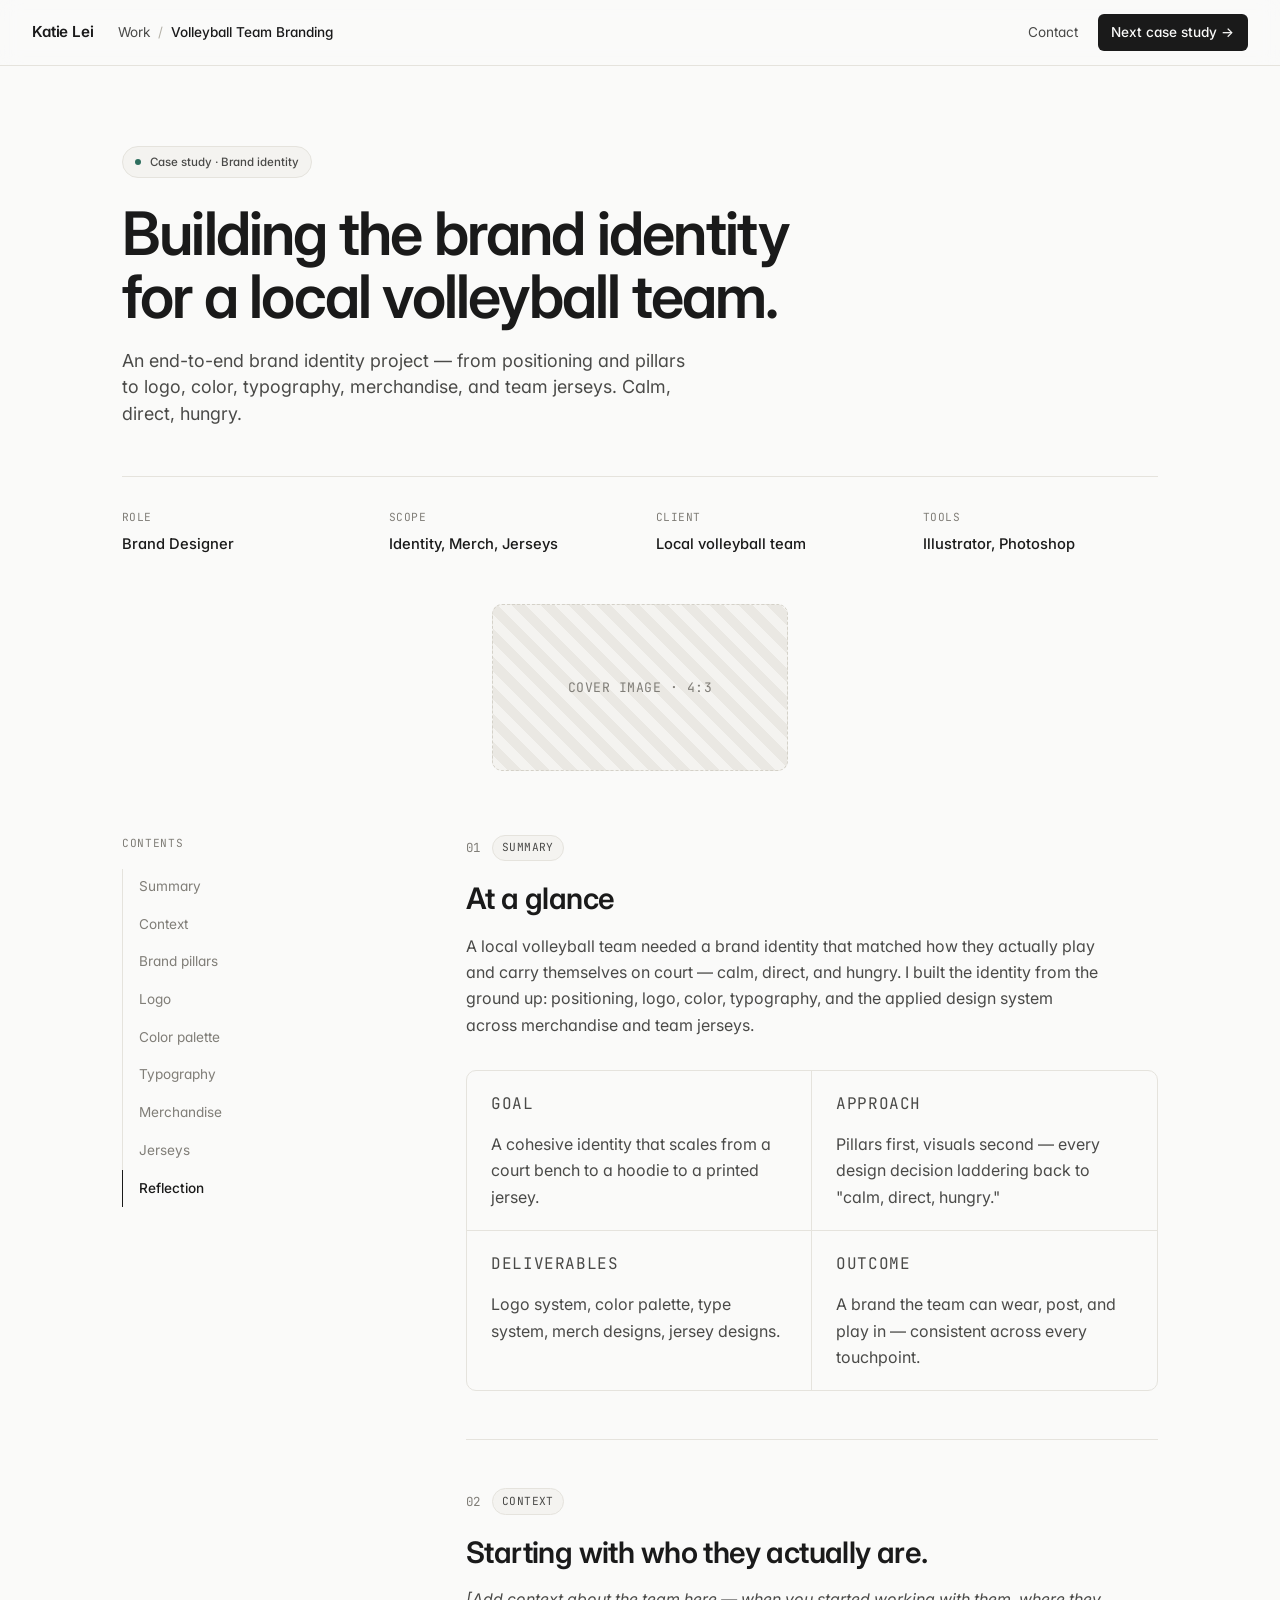
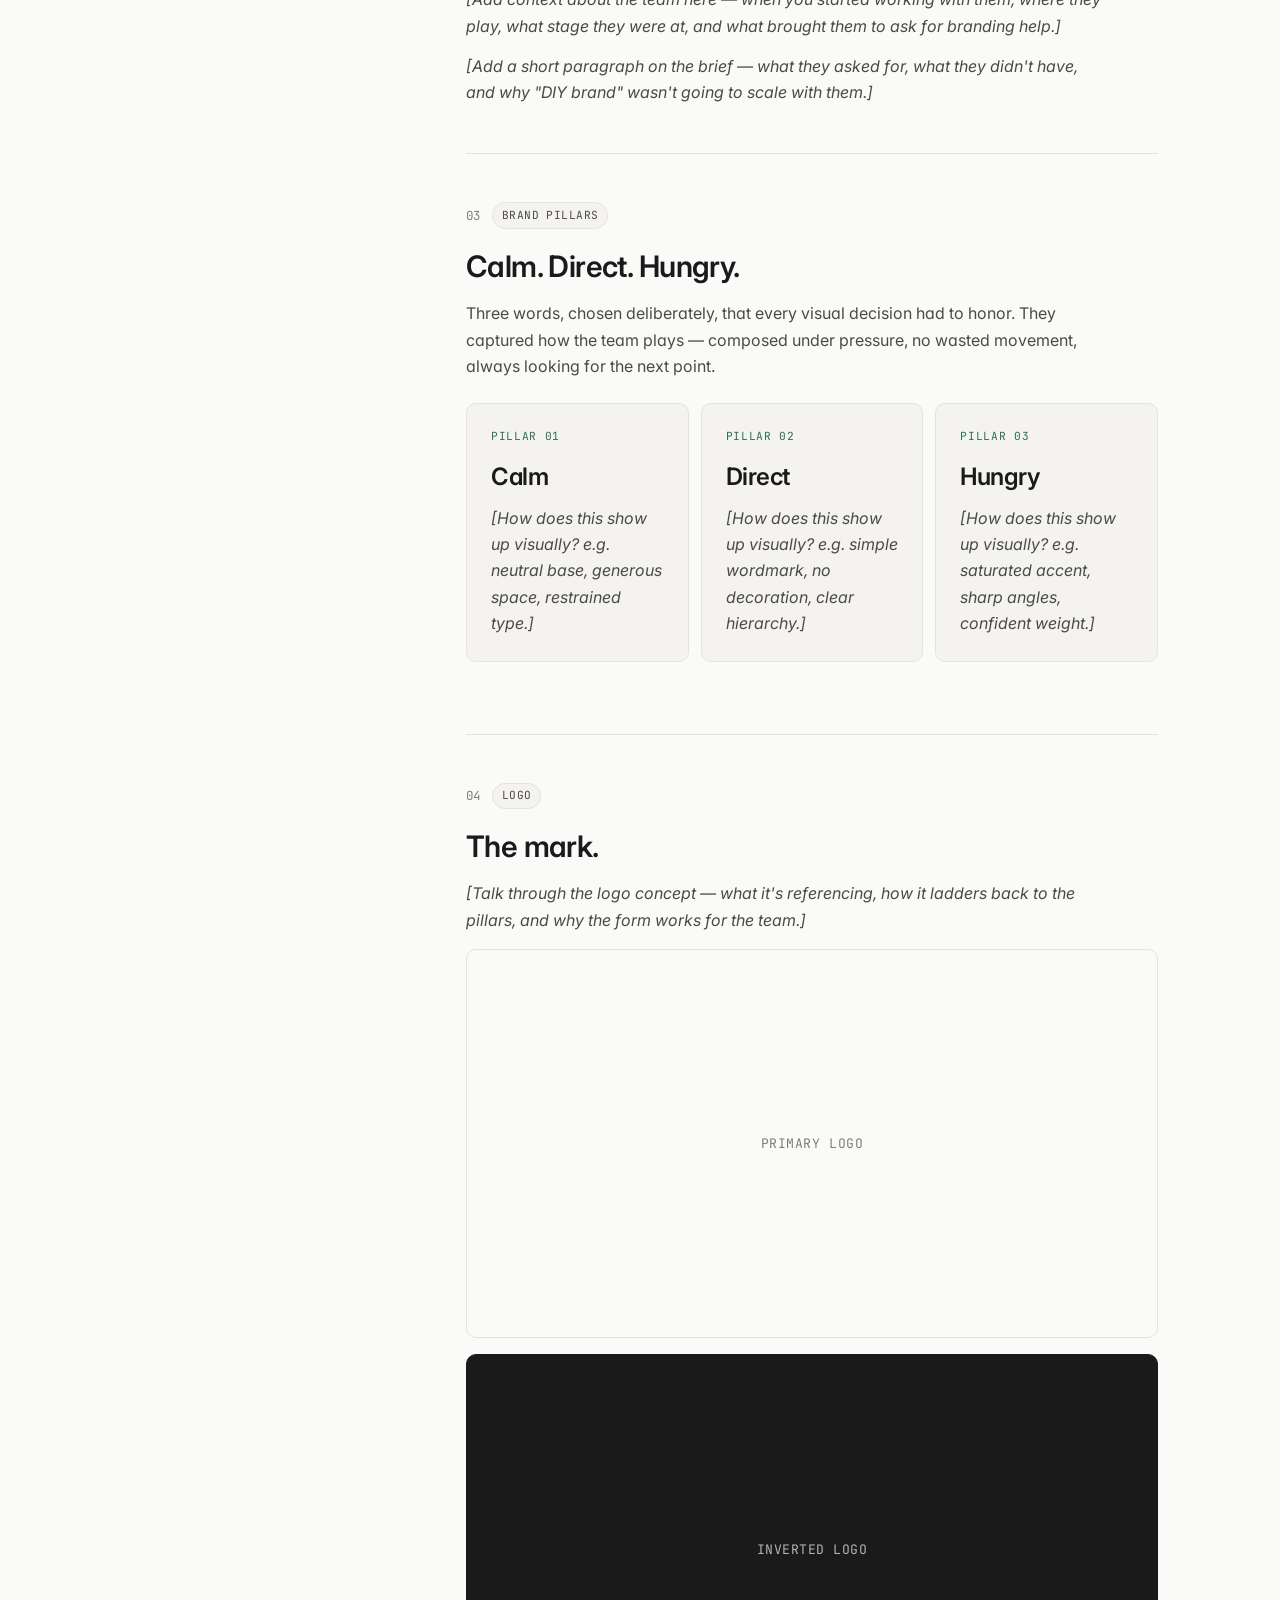
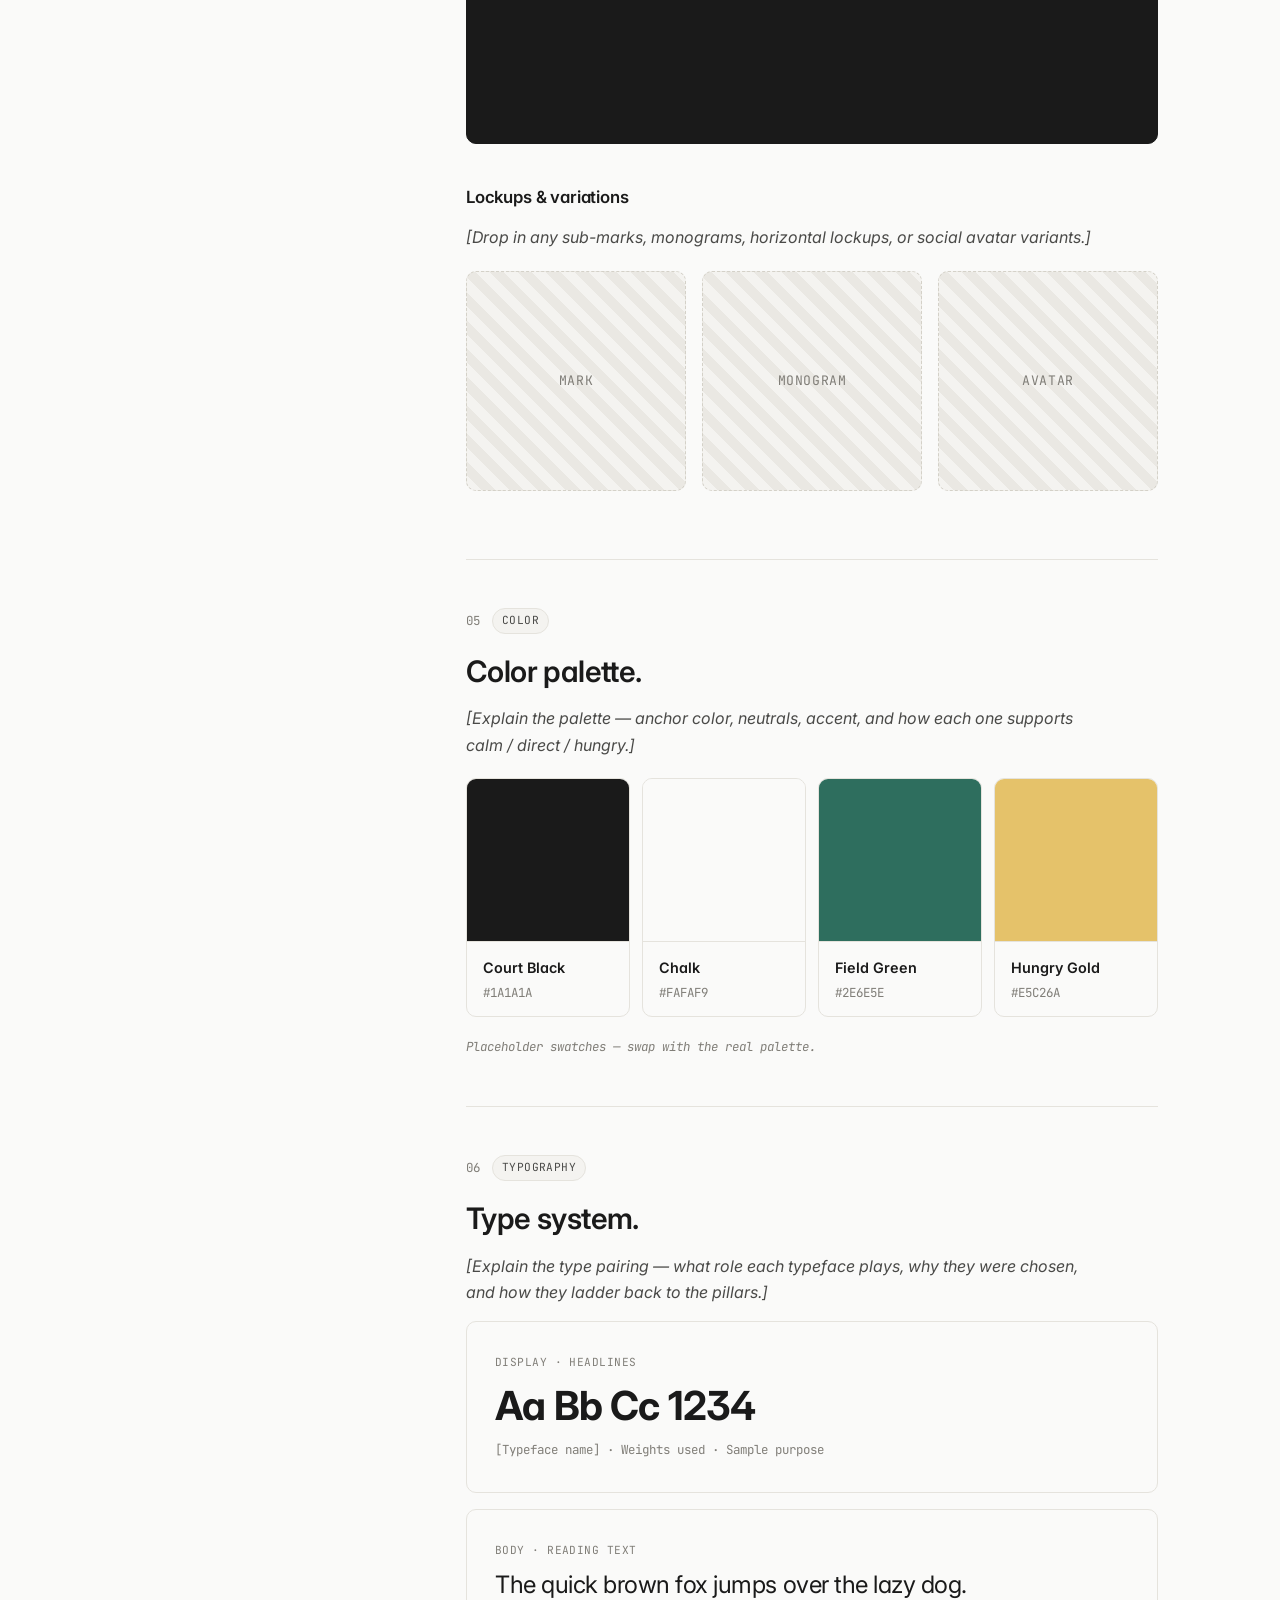
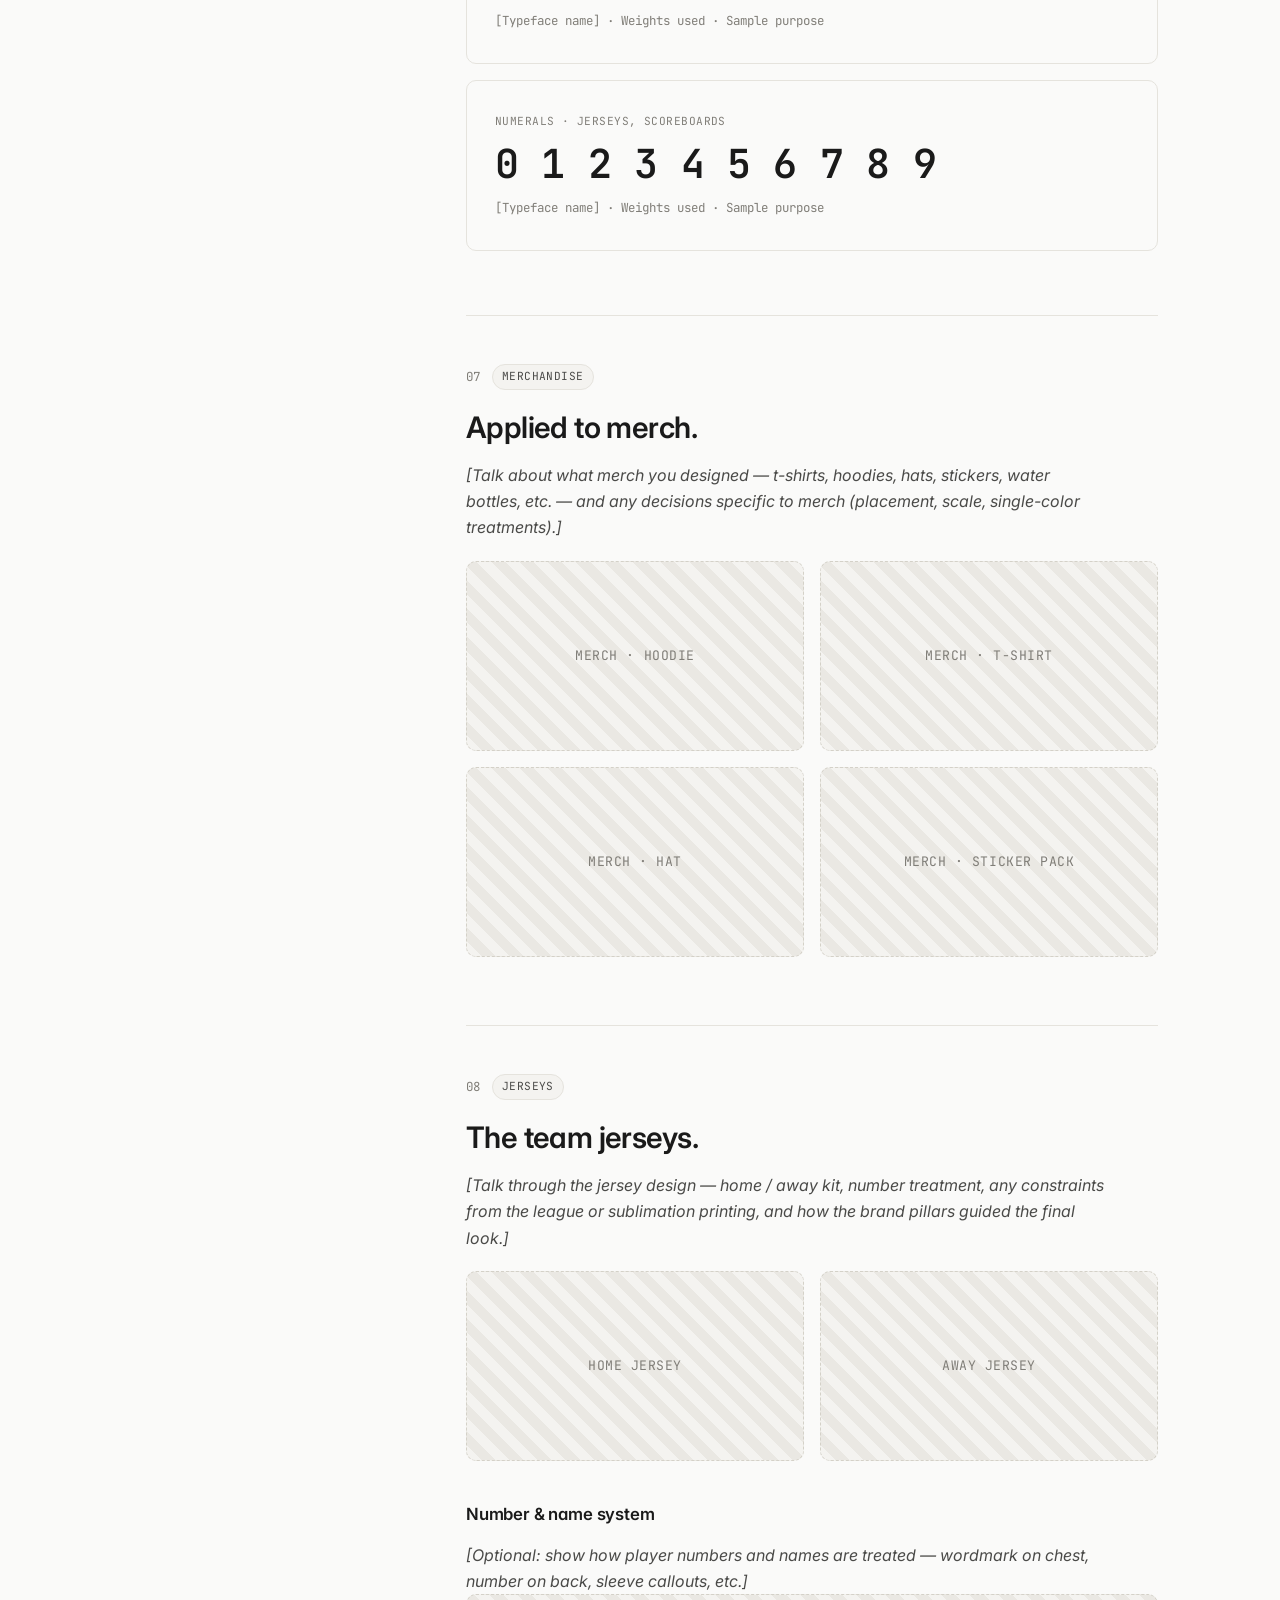
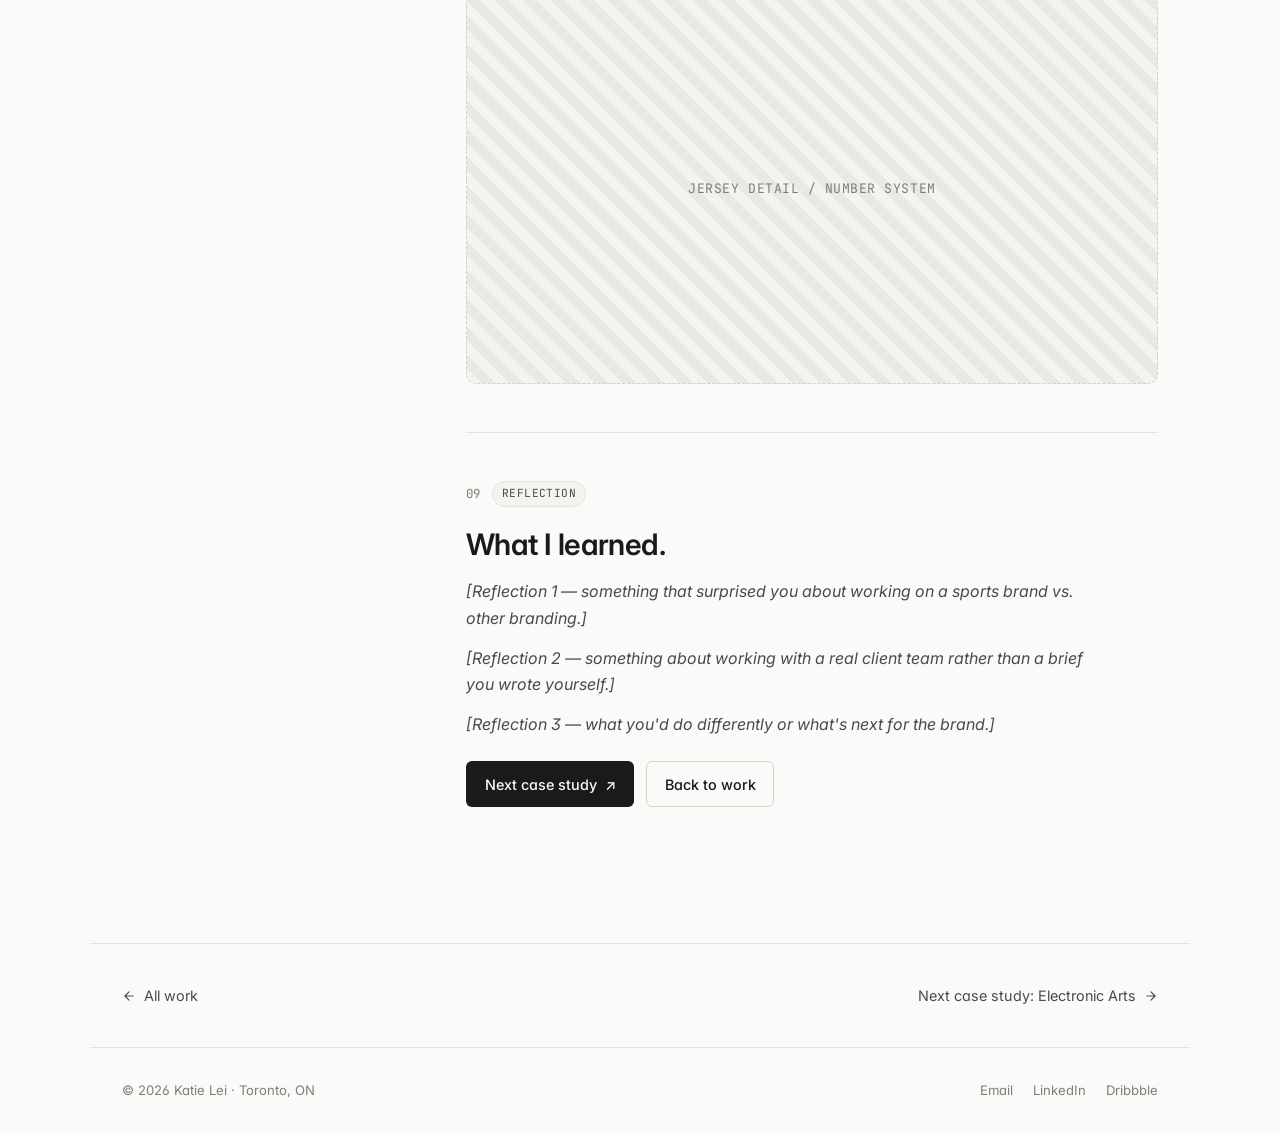
<file: volleyball-branding-case-study-v2.html>
<!DOCTYPE html>
<html lang="en">
<head>
  <meta charset="UTF-8">
  <meta name="viewport" content="width=device-width, initial-scale=1.0">
  <title>Volleyball Team Branding — Katie Lei</title>
  <link rel="preconnect" href="https://fonts.googleapis.com">
  <link rel="preconnect" href="https://fonts.gstatic.com" crossorigin>
  <link href="https://fonts.googleapis.com/css2?family=Inter:wght@400;500;600;700&family=JetBrains+Mono:wght@400;500&display=swap" rel="stylesheet">
  <style>
    /* =========================================================
       Volleyball Team Branding — Case Study v2
       Matches Bake Basket / EA v2 system: sans-serif, structured
       grid, sticky TOC, neutral palette with single accent.
    ========================================================= */

    :root {
      --bg:           #FAFAF9;
      --bg-2:         #F4F3F0;
      --bg-3:         #EAE8E3;
      --rule:         #E5E3DD;
      --rule-strong:  #D4D1C8;
      --ink:          #1A1A1A;
      --ink-2:        #4A4A48;
      --ink-3:        #807E78;
      --ink-4:        #B5B2A8;
      --accent:       #2E6E5E;       /* deep court green — placeholder, swap to brand */
      --accent-soft:  #DCE8E2;
      --success:      #2E7D4F;
      --error:        #B94040;

      --font-sans:    'Inter', system-ui, -apple-system, sans-serif;
      --font-mono:    'JetBrains Mono', ui-monospace, monospace;

      --radius-sm:    6px;
      --radius:       10px;
      --radius-lg:    16px;

      --shadow-sm:    0 1px 2px rgba(0,0,0,0.04);
      --shadow:       0 1px 3px rgba(0,0,0,0.06), 0 4px 12px -4px rgba(0,0,0,0.05);
      --shadow-lg:    0 8px 24px -8px rgba(0,0,0,0.12), 0 2px 6px rgba(0,0,0,0.04);

      --sidebar-w:    280px;
      --content-max:  720px;
      --wide-max:     1100px;

      --ease:         cubic-bezier(0.16, 1, 0.3, 1);
    }

    * { box-sizing: border-box; margin: 0; padding: 0; }
    html { scroll-behavior: smooth; }
    body {
      font-family: var(--font-sans);
      font-size: 16px; line-height: 1.6;
      color: var(--ink); background: var(--bg);
      -webkit-font-smoothing: antialiased;
      font-feature-settings: 'cv11', 'ss01', 'kern';
    }
    a { color: inherit; text-decoration: none; }
    img { max-width: 100%; display: block; }

    /* Top bar */
    .topbar {
      position: sticky; top: 0; z-index: 100;
      display: flex; align-items: center; justify-content: space-between;
      padding: 0.85rem 2rem;
      background: rgba(250,250,249,0.85);
      backdrop-filter: saturate(140%) blur(10px);
      -webkit-backdrop-filter: saturate(140%) blur(10px);
      border-bottom: 1px solid var(--rule);
    }
    .topbar-left { display: flex; align-items: center; gap: 1.5rem; }
    .topbar-brand { font-weight: 600; font-size: 0.95rem; letter-spacing: -0.01em; }
    .topbar-crumb {
      display: none;
      font-size: 0.85rem; color: var(--ink-3);
      align-items: center; gap: 0.5rem;
    }
    @media (min-width: 720px) { .topbar-crumb { display: inline-flex; } }
    .topbar-crumb-sep { color: var(--ink-4); }
    .topbar-crumb-current { color: var(--ink); font-weight: 500; }
    .topbar-right { display: flex; align-items: center; gap: 0.5rem; }
    .topbar-link {
      font-size: 0.85rem; color: var(--ink-2);
      padding: 0.4rem 0.75rem; border-radius: var(--radius-sm);
      transition: background 150ms, color 150ms;
    }
    .topbar-link:hover { background: var(--bg-2); color: var(--ink); }
    .topbar-cta {
      font-size: 0.85rem; font-weight: 500;
      padding: 0.5rem 0.85rem;
      background: var(--ink); color: var(--bg);
      border-radius: var(--radius-sm);
      transition: background 150ms;
    }
    .topbar-cta:hover { background: var(--ink-2); }

    /* Reading progress */
    .progress {
      position: fixed; top: 0; left: 0; right: 0;
      height: 2px; background: transparent; z-index: 200;
    }
    .progress-bar {
      height: 100%; width: 0%; background: var(--accent);
      transition: width 80ms linear;
    }

    /* Hero */
    .hero {
      padding: 5rem 2rem 3rem;
      max-width: var(--wide-max);
      margin: 0 auto;
    }
    .hero-eyebrow {
      display: inline-flex; align-items: center; gap: 0.55rem;
      padding: 0.35rem 0.75rem;
      background: var(--bg-2);
      border: 1px solid var(--rule);
      border-radius: 9999px;
      font-size: 0.72rem; font-weight: 500;
      color: var(--ink-2);
      margin-bottom: 1.5rem;
    }
    .hero-eyebrow-dot { width: 6px; height: 6px; border-radius: 50%; background: var(--accent); }
    .hero-title {
      font-size: clamp(2.25rem, 5vw, 3.75rem);
      font-weight: 600; line-height: 1.05;
      letter-spacing: -0.03em;
      color: var(--ink);
      margin-bottom: 1.25rem;
      max-width: 18ch; text-wrap: balance;
    }
    .hero-subtitle {
      font-size: clamp(1.05rem, 1.4vw, 1.25rem);
      line-height: 1.5;
      color: var(--ink-2);
      max-width: 56ch;
      margin-bottom: 3rem;
      text-wrap: pretty;
    }
    .hero-meta {
      display: grid;
      grid-template-columns: repeat(4, minmax(0,1fr));
      gap: 1.5rem 2rem;
      padding-top: 2rem;
      border-top: 1px solid var(--rule);
    }
    @media (max-width: 720px) { .hero-meta { grid-template-columns: repeat(2, 1fr); } }
    .hero-meta-item { display: flex; flex-direction: column; gap: 0.35rem; }
    .hero-meta-label {
      font-family: var(--font-mono);
      font-size: 0.7rem; color: var(--ink-3);
      text-transform: uppercase; letter-spacing: 0.04em;
    }
    .hero-meta-value { font-size: 0.92rem; font-weight: 500; color: var(--ink); }

    /* Cover */
    .cover-wrap {
      max-width: 360px;
      margin: 0 auto 4rem;
      padding: 0 2rem;
    }
    .cover {
      width: 100%; height: auto; display: block;
      border-radius: var(--radius-lg);
      background: var(--bg-2);
      box-shadow: var(--shadow-lg);
      aspect-ratio: 4/3;
      object-fit: cover;
    }

    /* Layout */
    .layout {
      max-width: var(--wide-max);
      margin: 0 auto;
      padding: 0 2rem;
      display: grid;
      grid-template-columns: var(--sidebar-w) 1fr;
      gap: 4rem;
      align-items: start;
    }
    @media (max-width: 980px) { .layout { grid-template-columns: 1fr; gap: 0; } }

    .toc {
      position: sticky; top: 88px;
      max-height: calc(100vh - 100px);
      overflow-y: auto;
      padding-right: 1rem;
    }
    @media (max-width: 980px) { .toc { display: none; } }
    .toc-label {
      font-family: var(--font-mono);
      font-size: 0.7rem; color: var(--ink-3);
      text-transform: uppercase; letter-spacing: 0.06em;
      margin-bottom: 1rem;
    }
    .toc-list {
      list-style: none;
      display: flex; flex-direction: column; gap: 0.1rem;
      border-left: 1px solid var(--rule);
    }
    .toc-list a {
      display: block;
      padding: 0.45rem 0 0.45rem 1rem;
      margin-left: -1px;
      border-left: 1px solid transparent;
      font-size: 0.85rem;
      color: var(--ink-3);
      transition: color 150ms, border-color 150ms;
    }
    .toc-list a:hover { color: var(--ink); }
    .toc-list a.is-active {
      color: var(--ink);
      border-left-color: var(--ink);
      font-weight: 500;
    }

    .content { max-width: var(--content-max); min-width: 0; }

    .section {
      padding: 3rem 0;
      border-top: 1px solid var(--rule);
      scroll-margin-top: 88px;
    }
    .section:first-child { border-top: none; padding-top: 0; }
    .section-meta {
      display: flex; align-items: center; gap: 0.75rem;
      margin-bottom: 1.25rem;
    }
    .section-num { font-family: var(--font-mono); font-size: 0.78rem; color: var(--ink-3); }
    .section-pill {
      font-family: var(--font-mono);
      font-size: 0.7rem;
      padding: 0.2rem 0.55rem;
      background: var(--bg-2);
      border: 1px solid var(--rule);
      border-radius: 9999px;
      color: var(--ink-2);
      text-transform: uppercase;
      letter-spacing: 0.04em;
    }
    .section h2 {
      font-size: clamp(1.5rem, 2.5vw, 1.85rem);
      font-weight: 600; line-height: 1.2;
      letter-spacing: -0.02em;
      margin-bottom: 1rem;
      color: var(--ink);
    }
    .section h3 {
      font-size: 1.05rem; font-weight: 600;
      letter-spacing: -0.01em;
      margin: 2.5rem 0 0.85rem;
      color: var(--ink);
    }
    .section p {
      font-size: 1rem; line-height: 1.65;
      color: var(--ink-2);
      max-width: 64ch;
    }
    .section p + p { margin-top: 0.85rem; }
    .section p strong { color: var(--ink); font-weight: 600; }

    /* Summary */
    .summary {
      display: grid;
      grid-template-columns: 1fr 1fr;
      gap: 0;
      border: 1px solid var(--rule);
      border-radius: var(--radius);
      overflow: hidden;
      margin-top: 2rem;
    }
    @media (max-width: 720px) { .summary { grid-template-columns: 1fr; } }
    .summary-cell {
      padding: 1.25rem 1.5rem;
      border-right: 1px solid var(--rule);
      border-bottom: 1px solid var(--rule);
    }
    .summary-cell:nth-child(2n) { border-right: none; }
    .summary-cell:nth-last-child(-n+2) { border-bottom: none; }
    @media (max-width: 720px) {
      .summary-cell { border-right: none !important; border-bottom: 1px solid var(--rule) !important; }
      .summary-cell:last-child { border-bottom: none !important; }
    }
    .summary-label {
      font-family: var(--font-mono); font-size: 0.7rem;
      color: var(--ink-3); text-transform: uppercase;
      letter-spacing: 0.04em; margin-bottom: 0.5rem;
    }
    .summary-text { font-size: 0.92rem; color: var(--ink); line-height: 1.55; }

    /* Brand pillars (3-up) */
    .pillars {
      display: grid;
      grid-template-columns: repeat(3, 1fr);
      gap: 0.75rem;
      margin: 1.5rem 0;
    }
    @media (max-width: 720px) { .pillars { grid-template-columns: 1fr; } }
    .pillar {
      padding: 1.5rem;
      background: var(--bg-2);
      border: 1px solid var(--rule);
      border-radius: var(--radius);
    }
    .pillar-label {
      font-family: var(--font-mono);
      font-size: 0.7rem;
      color: var(--accent);
      text-transform: uppercase;
      letter-spacing: 0.06em;
      margin-bottom: 0.75rem;
    }
    .pillar-name {
      font-size: 1.5rem; font-weight: 600;
      letter-spacing: -0.02em;
      margin-bottom: 0.5rem;
      color: var(--ink);
    }
    .pillar-text {
      font-size: 0.9rem; line-height: 1.55;
      color: var(--ink-2);
    }

    /* Color palette */
    .palette {
      display: grid;
      grid-template-columns: repeat(4, 1fr);
      gap: 0.75rem;
      margin: 1.25rem 0;
    }
    @media (max-width: 720px) { .palette { grid-template-columns: repeat(2, 1fr); } }
    .swatch {
      border: 1px solid var(--rule);
      border-radius: var(--radius);
      overflow: hidden;
      background: var(--bg);
    }
    .swatch-color {
      aspect-ratio: 1/1;
      width: 100%;
      display: block;
    }
    .swatch-meta {
      padding: 0.85rem 1rem;
      border-top: 1px solid var(--rule);
    }
    .swatch-name {
      font-size: 0.9rem; font-weight: 600;
      color: var(--ink);
      margin-bottom: 0.25rem;
    }
    .swatch-hex {
      font-family: var(--font-mono);
      font-size: 0.78rem;
      color: var(--ink-3);
      text-transform: uppercase;
    }

    /* Typography specimen */
    .type-spec {
      border: 1px solid var(--rule);
      border-radius: var(--radius);
      padding: 2rem 1.75rem;
      margin: 1rem 0;
      background: var(--bg);
    }
    .type-spec + .type-spec { margin-top: 0.75rem; }
    .type-spec-label {
      font-family: var(--font-mono);
      font-size: 0.7rem;
      color: var(--ink-3);
      text-transform: uppercase;
      letter-spacing: 0.04em;
      margin-bottom: 0.85rem;
    }
    .type-spec-name {
      font-size: 2.5rem;
      font-weight: 600;
      letter-spacing: -0.02em;
      line-height: 1;
      margin-bottom: 0.85rem;
      color: var(--ink);
    }
    .type-spec-meta {
      font-family: var(--font-mono);
      font-size: 0.78rem;
      color: var(--ink-3);
    }

    /* Image blocks */
    .img-full {
      width: 100%;
      border-radius: var(--radius);
      background: var(--bg-2);
      margin: 1rem 0;
      box-shadow: var(--shadow-sm);
    }
    .img-grid {
      display: grid;
      grid-template-columns: repeat(2, 1fr);
      gap: 1rem;
      margin: 1.25rem 0;
    }
    @media (max-width: 720px) { .img-grid { grid-template-columns: 1fr; } }
    .img-grid img {
      width: 100%;
      border-radius: var(--radius);
      background: var(--bg-2);
      box-shadow: var(--shadow-sm);
    }
    .img-grid--3 {
      grid-template-columns: repeat(3, 1fr);
    }
    @media (max-width: 720px) { .img-grid--3 { grid-template-columns: 1fr; } }

    /* Logo display block */
    .logo-block {
      border: 1px solid var(--rule);
      border-radius: var(--radius);
      background: var(--bg);
      padding: 3rem 2rem;
      display: flex;
      align-items: center;
      justify-content: center;
      aspect-ratio: 16/9;
      margin: 1rem 0;
    }
    .logo-block-dark {
      background: var(--ink);
      border-color: var(--ink);
    }
    .logo-block img {
      max-width: 60%;
      max-height: 80%;
      width: auto;
      object-fit: contain;
    }

    /* Placeholder image */
    .placeholder {
      width: 100%;
      aspect-ratio: 16/9;
      background:
        repeating-linear-gradient(
          45deg,
          var(--bg-2),
          var(--bg-2) 10px,
          var(--bg-3) 10px,
          var(--bg-3) 20px
        );
      border: 1px dashed var(--rule-strong);
      border-radius: var(--radius);
      display: flex;
      align-items: center;
      justify-content: center;
      color: var(--ink-3);
      font-family: var(--font-mono);
      font-size: 0.82rem;
      letter-spacing: 0.04em;
      text-transform: uppercase;
    }

    /* Takeaways */
    .takeaways {
      list-style: none;
      display: flex; flex-direction: column;
      counter-reset: tk;
      margin: 1rem 0;
    }
    .takeaways li {
      counter-increment: tk;
      display: grid;
      grid-template-columns: 28px 1fr;
      gap: 0.75rem;
      padding: 0.85rem 0;
      border-bottom: 1px solid var(--rule);
      font-size: 0.95rem;
      color: var(--ink-2);
      line-height: 1.55;
    }
    .takeaways li:last-child { border-bottom: none; }
    .takeaways li::before {
      content: counter(tk, decimal-leading-zero);
      font-family: var(--font-mono);
      font-size: 0.78rem;
      color: var(--ink-3);
      padding-top: 1px;
    }

    /* CTA */
    .cta-row {
      display: flex; gap: 0.75rem;
      margin: 1.5rem 0;
      flex-wrap: wrap;
    }
    .btn {
      display: inline-flex; align-items: center; gap: 0.5rem;
      padding: 0.65rem 1.1rem;
      font-family: var(--font-sans);
      font-size: 0.9rem; font-weight: 500;
      border-radius: var(--radius-sm);
      transition: background 150ms, color 150ms, border-color 150ms;
      cursor: pointer;
      border: 1px solid transparent;
    }
    .btn-primary { background: var(--ink); color: var(--bg); }
    .btn-primary:hover { background: var(--ink-2); }
    .btn-secondary {
      background: var(--bg);
      color: var(--ink);
      border-color: var(--rule-strong);
    }
    .btn-secondary:hover { background: var(--bg-2); }

    /* Bottom navigation */
    .bottom-nav {
      max-width: var(--wide-max);
      margin: 4rem auto 0;
      padding: 2rem;
      border-top: 1px solid var(--rule);
      display: flex; justify-content: space-between; align-items: center;
      gap: 1rem; flex-wrap: wrap;
    }
    .bottom-nav-link {
      display: inline-flex; align-items: center; gap: 0.5rem;
      font-size: 0.9rem; color: var(--ink-2);
      padding: 0.5rem 0;
      transition: color 150ms;
    }
    .bottom-nav-link:hover { color: var(--ink); }
    .bottom-nav-link svg { transition: transform 200ms var(--ease); }
    .bottom-nav-link:hover svg { transform: translateX(2px); }

    .footer {
      max-width: var(--wide-max);
      margin: 0 auto;
      padding: 2rem;
      border-top: 1px solid var(--rule);
      display: flex; justify-content: space-between; align-items: center;
      font-size: 0.82rem;
      color: var(--ink-3);
      flex-wrap: wrap; gap: 1rem;
    }
    .footer-links { display: flex; gap: 1.25rem; }
    .footer-links a:hover { color: var(--ink); }

    @media (max-width: 720px) {
      .topbar { padding: 0.75rem 1.25rem; }
      .hero { padding: 3rem 1.25rem 2rem; }
      .cover-wrap, .layout, .bottom-nav, .footer { padding-left: 1.25rem; padding-right: 1.25rem; }
    }
  </style>
</head>
<body>

  <div class="progress" aria-hidden="true"><div class="progress-bar" id="progress"></div></div>

  <header class="topbar">
    <div class="topbar-left">
      <a href="v1-polished.html" class="topbar-brand">Katie Lei</a>
      <span class="topbar-crumb">
        <a href="v1-polished.html#work" class="topbar-link" style="padding:0">Work</a>
        <span class="topbar-crumb-sep">/</span>
        <span class="topbar-crumb-current">Volleyball Team Branding</span>
      </span>
    </div>
    <div class="topbar-right">
      <a href="v1-polished.html#contact" class="topbar-link">Contact</a>
      <a href="game-revamp-case-study-v2.html" class="topbar-cta">Next case study →</a>
    </div>
  </header>

  <!-- Hero -->
  <section class="hero">
    <span class="hero-eyebrow">
      <span class="hero-eyebrow-dot"></span>
      Case study · Brand identity
    </span>
    <h1 class="hero-title">Building the brand identity for a local volleyball team.</h1>
    <p class="hero-subtitle">An end-to-end brand identity project — from positioning and pillars to logo, color, typography, merchandise, and team jerseys. Calm, direct, hungry.</p>

    <div class="hero-meta">
      <div class="hero-meta-item">
        <span class="hero-meta-label">Role</span>
        <span class="hero-meta-value">Brand Designer</span>
      </div>
      <div class="hero-meta-item">
        <span class="hero-meta-label">Scope</span>
        <span class="hero-meta-value">Identity, Merch, Jerseys</span>
      </div>
      <div class="hero-meta-item">
        <span class="hero-meta-label">Client</span>
        <span class="hero-meta-value">Local volleyball team</span>
      </div>
      <div class="hero-meta-item">
        <span class="hero-meta-label">Tools</span>
        <span class="hero-meta-value">Illustrator, Photoshop</span>
      </div>
    </div>
  </section>

  <!-- Cover -->
  <div class="cover-wrap">
    <div class="placeholder">Cover image · 4:3</div>
  </div>

  <!-- Layout -->
  <div class="layout">

    <aside class="toc" aria-label="Contents">
      <p class="toc-label">Contents</p>
      <ul class="toc-list" id="tocList">
        <li><a href="#summary" class="is-active">Summary</a></li>
        <li><a href="#context">Context</a></li>
        <li><a href="#pillars">Brand pillars</a></li>
        <li><a href="#logo">Logo</a></li>
        <li><a href="#color">Color palette</a></li>
        <li><a href="#typography">Typography</a></li>
        <li><a href="#merch">Merchandise</a></li>
        <li><a href="#jerseys">Jerseys</a></li>
        <li><a href="#reflection">Reflection</a></li>
      </ul>
    </aside>

    <article class="content">

      <!-- Summary -->
      <section class="section" id="summary">
        <div class="section-meta">
          <span class="section-num">01</span>
          <span class="section-pill">Summary</span>
        </div>
        <h2>At a glance</h2>
        <p>A local volleyball team needed a brand identity that matched how they actually play and carry themselves on court — calm, direct, and hungry. I built the identity from the ground up: positioning, logo, color, typography, and the applied design system across merchandise and team jerseys.</p>

        <div class="summary">
          <div class="summary-cell">
            <p class="summary-label">Goal</p>
            <p class="summary-text">A cohesive identity that scales from a court bench to a hoodie to a printed jersey.</p>
          </div>
          <div class="summary-cell">
            <p class="summary-label">Approach</p>
            <p class="summary-text">Pillars first, visuals second — every design decision laddering back to "calm, direct, hungry."</p>
          </div>
          <div class="summary-cell">
            <p class="summary-label">Deliverables</p>
            <p class="summary-text">Logo system, color palette, type system, merch designs, jersey designs.</p>
          </div>
          <div class="summary-cell">
            <p class="summary-label">Outcome</p>
            <p class="summary-text">A brand the team can wear, post, and play in — consistent across every touchpoint.</p>
          </div>
        </div>
      </section>

      <!-- Context -->
      <section class="section" id="context">
        <div class="section-meta">
          <span class="section-num">02</span>
          <span class="section-pill">Context</span>
        </div>
        <h2>Starting with who they actually are.</h2>
        <p><em>[Add context about the team here — when you started working with them, where they play, what stage they were at, and what brought them to ask for branding help.]</em></p>
        <p><em>[Add a short paragraph on the brief — what they asked for, what they didn't have, and why "DIY brand" wasn't going to scale with them.]</em></p>
      </section>

      <!-- Brand pillars -->
      <section class="section" id="pillars">
        <div class="section-meta">
          <span class="section-num">03</span>
          <span class="section-pill">Brand pillars</span>
        </div>
        <h2>Calm. Direct. Hungry.</h2>
        <p>Three words, chosen deliberately, that every visual decision had to honor. They captured how the team plays — composed under pressure, no wasted movement, always looking for the next point.</p>

        <div class="pillars">
          <div class="pillar">
            <div class="pillar-label">Pillar 01</div>
            <div class="pillar-name">Calm</div>
            <p class="pillar-text"><em>[How does this show up visually? e.g. neutral base, generous space, restrained type.]</em></p>
          </div>
          <div class="pillar">
            <div class="pillar-label">Pillar 02</div>
            <div class="pillar-name">Direct</div>
            <p class="pillar-text"><em>[How does this show up visually? e.g. simple wordmark, no decoration, clear hierarchy.]</em></p>
          </div>
          <div class="pillar">
            <div class="pillar-label">Pillar 03</div>
            <div class="pillar-name">Hungry</div>
            <p class="pillar-text"><em>[How does this show up visually? e.g. saturated accent, sharp angles, confident weight.]</em></p>
          </div>
        </div>
      </section>

      <!-- Logo -->
      <section class="section" id="logo">
        <div class="section-meta">
          <span class="section-num">04</span>
          <span class="section-pill">Logo</span>
        </div>
        <h2>The mark.</h2>
        <p><em>[Talk through the logo concept — what it's referencing, how it ladders back to the pillars, and why the form works for the team.]</em></p>

        <div class="logo-block">
          <div style="font-family: var(--font-mono); font-size: 0.82rem; color: var(--ink-3); letter-spacing: 0.04em; text-transform: uppercase;">Primary logo</div>
        </div>
        <div class="logo-block logo-block-dark">
          <div style="font-family: var(--font-mono); font-size: 0.82rem; color: var(--ink-4); letter-spacing: 0.04em; text-transform: uppercase;">Inverted logo</div>
        </div>

        <h3>Lockups &amp; variations</h3>
        <p><em>[Drop in any sub-marks, monograms, horizontal lockups, or social avatar variants.]</em></p>

        <div class="img-grid img-grid--3">
          <div class="placeholder" style="aspect-ratio: 1/1">Mark</div>
          <div class="placeholder" style="aspect-ratio: 1/1">Monogram</div>
          <div class="placeholder" style="aspect-ratio: 1/1">Avatar</div>
        </div>
      </section>

      <!-- Color -->
      <section class="section" id="color">
        <div class="section-meta">
          <span class="section-num">05</span>
          <span class="section-pill">Color</span>
        </div>
        <h2>Color palette.</h2>
        <p><em>[Explain the palette — anchor color, neutrals, accent, and how each one supports calm / direct / hungry.]</em></p>

        <div class="palette">
          <div class="swatch">
            <div class="swatch-color" style="background: #1A1A1A;"></div>
            <div class="swatch-meta">
              <div class="swatch-name">Court Black</div>
              <div class="swatch-hex">#1A1A1A</div>
            </div>
          </div>
          <div class="swatch">
            <div class="swatch-color" style="background: #FAFAF9;"></div>
            <div class="swatch-meta">
              <div class="swatch-name">Chalk</div>
              <div class="swatch-hex">#FAFAF9</div>
            </div>
          </div>
          <div class="swatch">
            <div class="swatch-color" style="background: #2E6E5E;"></div>
            <div class="swatch-meta">
              <div class="swatch-name">Field Green</div>
              <div class="swatch-hex">#2E6E5E</div>
            </div>
          </div>
          <div class="swatch">
            <div class="swatch-color" style="background: #E5C26A;"></div>
            <div class="swatch-meta">
              <div class="swatch-name">Hungry Gold</div>
              <div class="swatch-hex">#E5C26A</div>
            </div>
          </div>
        </div>
        <p style="font-family: var(--font-mono); font-size: 0.78rem; color: var(--ink-3); margin-top: 0.5rem;"><em>Placeholder swatches — swap with the real palette.</em></p>
      </section>

      <!-- Typography -->
      <section class="section" id="typography">
        <div class="section-meta">
          <span class="section-num">06</span>
          <span class="section-pill">Typography</span>
        </div>
        <h2>Type system.</h2>
        <p><em>[Explain the type pairing — what role each typeface plays, why they were chosen, and how they ladder back to the pillars.]</em></p>

        <div class="type-spec">
          <div class="type-spec-label">Display · Headlines</div>
          <div class="type-spec-name" style="font-family: var(--font-sans); font-weight: 700;">Aa Bb Cc 1234</div>
          <div class="type-spec-meta">[Typeface name] · Weights used · Sample purpose</div>
        </div>
        <div class="type-spec">
          <div class="type-spec-label">Body · Reading text</div>
          <div class="type-spec-name" style="font-family: var(--font-sans); font-weight: 400; font-size: 1.5rem;">The quick brown fox jumps over the lazy dog.</div>
          <div class="type-spec-meta">[Typeface name] · Weights used · Sample purpose</div>
        </div>
        <div class="type-spec">
          <div class="type-spec-label">Numerals · Jerseys, scoreboards</div>
          <div class="type-spec-name" style="font-family: var(--font-mono); font-weight: 600;">0 1 2 3 4 5 6 7 8 9</div>
          <div class="type-spec-meta">[Typeface name] · Weights used · Sample purpose</div>
        </div>
      </section>

      <!-- Merch -->
      <section class="section" id="merch">
        <div class="section-meta">
          <span class="section-num">07</span>
          <span class="section-pill">Merchandise</span>
        </div>
        <h2>Applied to merch.</h2>
        <p><em>[Talk about what merch you designed — t-shirts, hoodies, hats, stickers, water bottles, etc. — and any decisions specific to merch (placement, scale, single-color treatments).]</em></p>

        <div class="img-grid">
          <div class="placeholder">Merch · Hoodie</div>
          <div class="placeholder">Merch · T-shirt</div>
          <div class="placeholder">Merch · Hat</div>
          <div class="placeholder">Merch · Sticker pack</div>
        </div>
      </section>

      <!-- Jerseys -->
      <section class="section" id="jerseys">
        <div class="section-meta">
          <span class="section-num">08</span>
          <span class="section-pill">Jerseys</span>
        </div>
        <h2>The team jerseys.</h2>
        <p><em>[Talk through the jersey design — home / away kit, number treatment, any constraints from the league or sublimation printing, and how the brand pillars guided the final look.]</em></p>

        <div class="img-grid">
          <div class="placeholder">Home jersey</div>
          <div class="placeholder">Away jersey</div>
        </div>

        <h3>Number &amp; name system</h3>
        <p><em>[Optional: show how player numbers and names are treated — wordmark on chest, number on back, sleeve callouts, etc.]</em></p>
        <div class="placeholder" style="aspect-ratio: 16/9;">Jersey detail / number system</div>
      </section>

      <!-- Reflection -->
      <section class="section" id="reflection">
        <div class="section-meta">
          <span class="section-num">09</span>
          <span class="section-pill">Reflection</span>
        </div>
        <h2>What I learned.</h2>
        <p><em>[Reflection 1 — something that surprised you about working on a sports brand vs. other branding.]</em></p>
        <p><em>[Reflection 2 — something about working with a real client team rather than a brief you wrote yourself.]</em></p>
        <p><em>[Reflection 3 — what you'd do differently or what's next for the brand.]</em></p>

        <div class="cta-row">
          <a href="game-revamp-case-study-v2.html" class="btn btn-primary">
            <span>Next case study</span>
            <span aria-hidden="true">↗</span>
          </a>
          <a href="v1-polished.html#work" class="btn btn-secondary">
            <span>Back to work</span>
          </a>
        </div>
      </section>

    </article>
  </div>

  <nav class="bottom-nav" aria-label="Page navigation">
    <a href="v1-polished.html#work" class="bottom-nav-link">
      <svg width="14" height="14" viewBox="0 0 24 24" fill="none" stroke="currentColor" stroke-width="2" stroke-linecap="round"><path d="M19 12H5M12 19l-7-7 7-7"/></svg>
      All work
    </a>
    <a href="game-revamp-case-study-v2.html" class="bottom-nav-link">
      Next case study: Electronic Arts
      <svg width="14" height="14" viewBox="0 0 24 24" fill="none" stroke="currentColor" stroke-width="2" stroke-linecap="round"><path d="M5 12h14M12 5l7 7-7 7"/></svg>
    </a>
  </nav>

  <footer class="footer">
    <p>© 2026 Katie Lei · Toronto, ON</p>
    <div class="footer-links">
      <a href="mailto:katie.sinlei@gmail.com">Email</a>
      <a href="#" target="_blank" rel="noopener">LinkedIn</a>
      <a href="#" target="_blank" rel="noopener">Dribbble</a>
    </div>
  </footer>

  <script>
    (function() {
      var bar = document.getElementById('progress');
      if (!bar) return;
      function update() {
        var h = document.documentElement;
        var scrolled = h.scrollTop || document.body.scrollTop;
        var max = h.scrollHeight - h.clientHeight;
        bar.style.width = max > 0 ? (scrolled / max * 100) + '%' : '0%';
      }
      window.addEventListener('scroll', update, { passive: true });
      window.addEventListener('resize', update);
      update();
    })();

    (function() {
      var sections = document.querySelectorAll('.section[id]');
      var links = document.querySelectorAll('#tocList a');
      if (!('IntersectionObserver' in window)) return;
      var byId = {};
      links.forEach(function(a) {
        var id = a.getAttribute('href').replace('#','');
        byId[id] = a;
      });
      var io = new IntersectionObserver(function(entries) {
        entries.forEach(function(e) {
          if (e.isIntersecting) {
            links.forEach(function(a) { a.classList.remove('is-active'); });
            var a = byId[e.target.id];
            if (a) a.classList.add('is-active');
          }
        });
      }, { rootMargin: '-30% 0px -60% 0px' });
      sections.forEach(function(s) { io.observe(s); });
    })();
  </script>

</body>
</html>
</file>
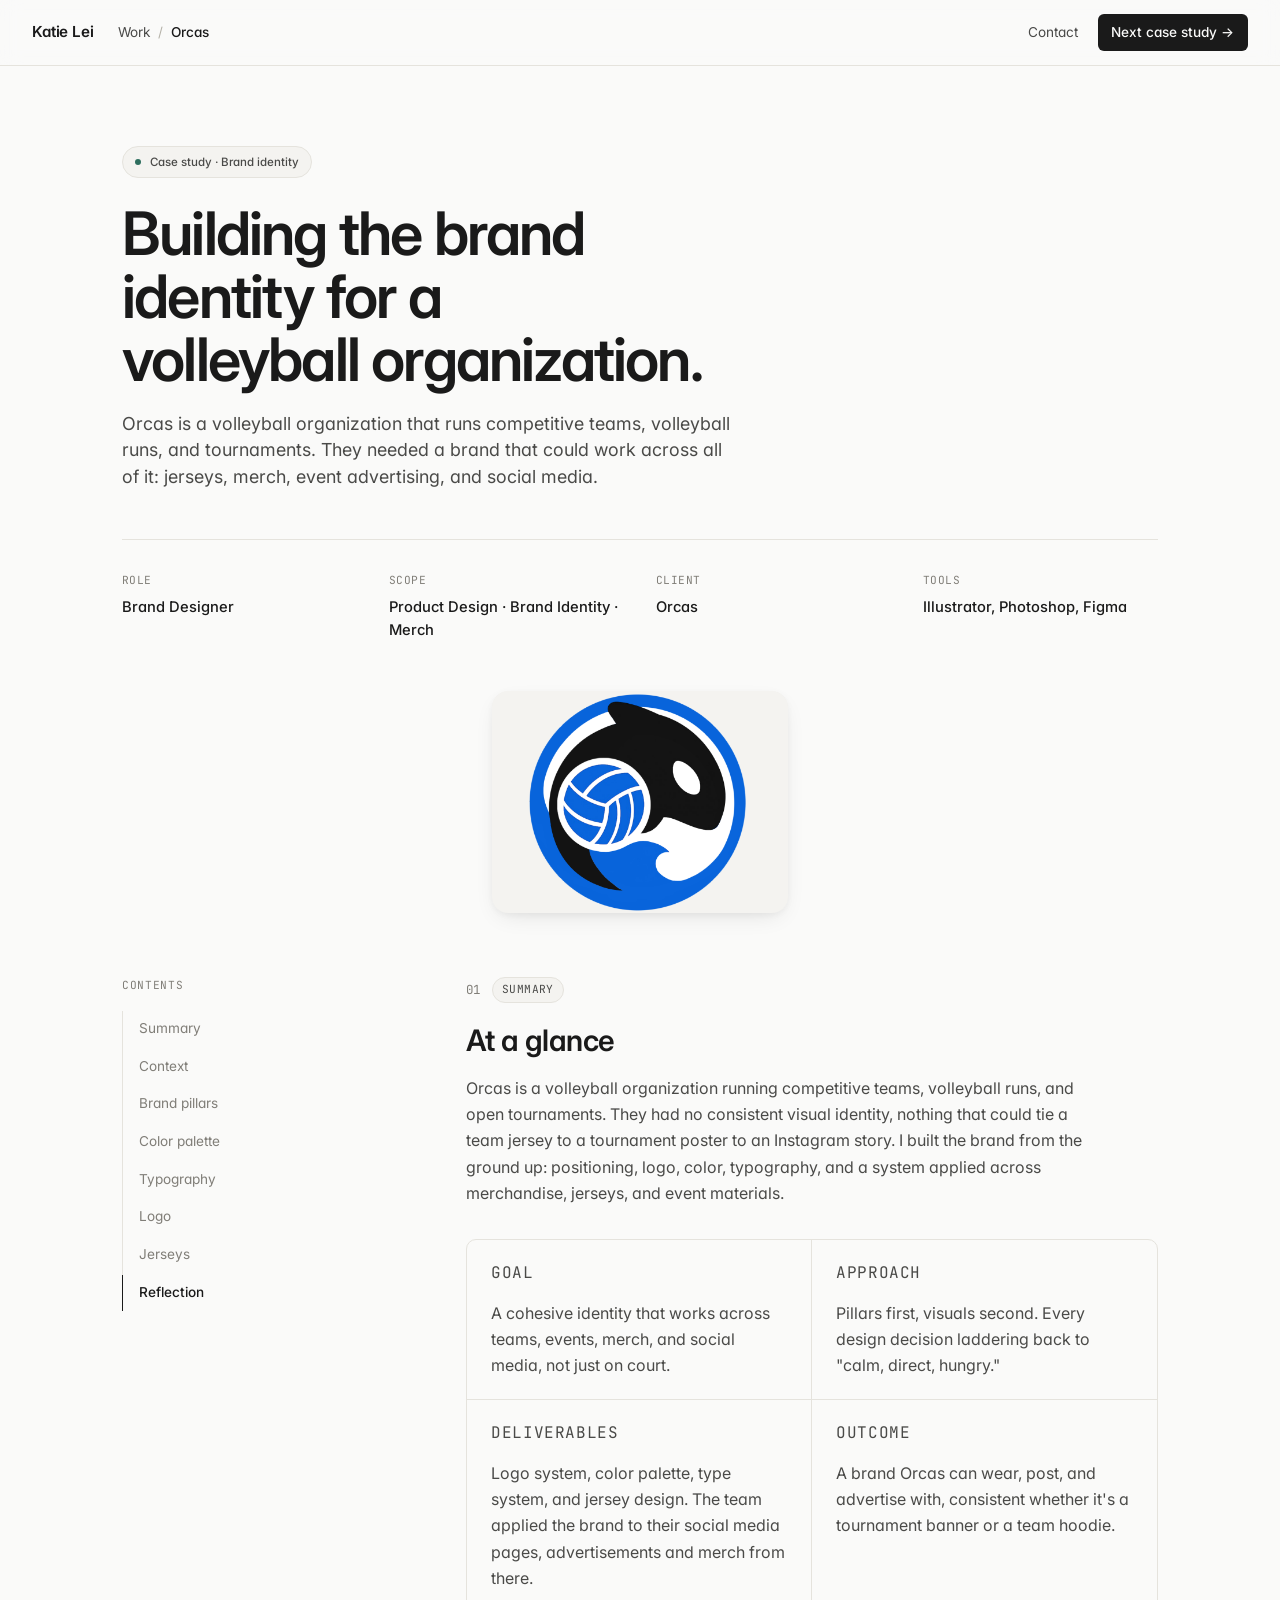
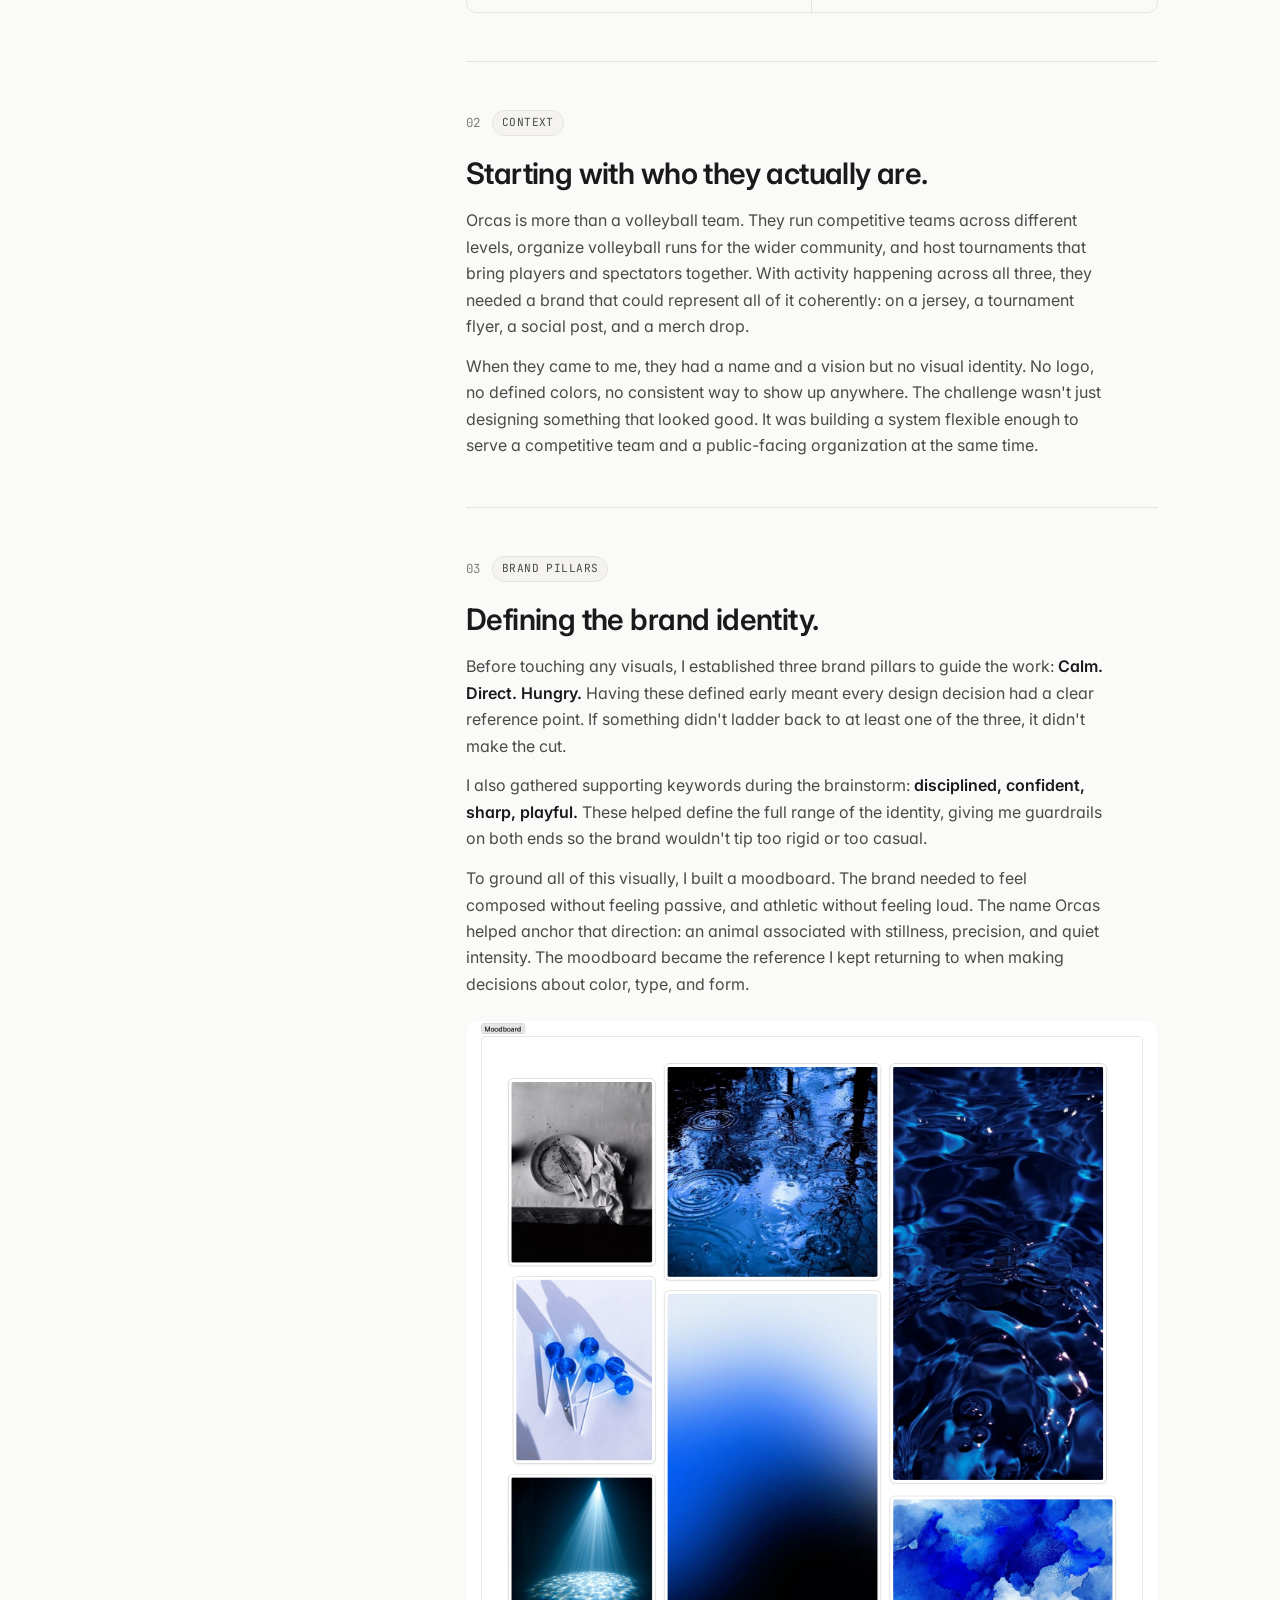
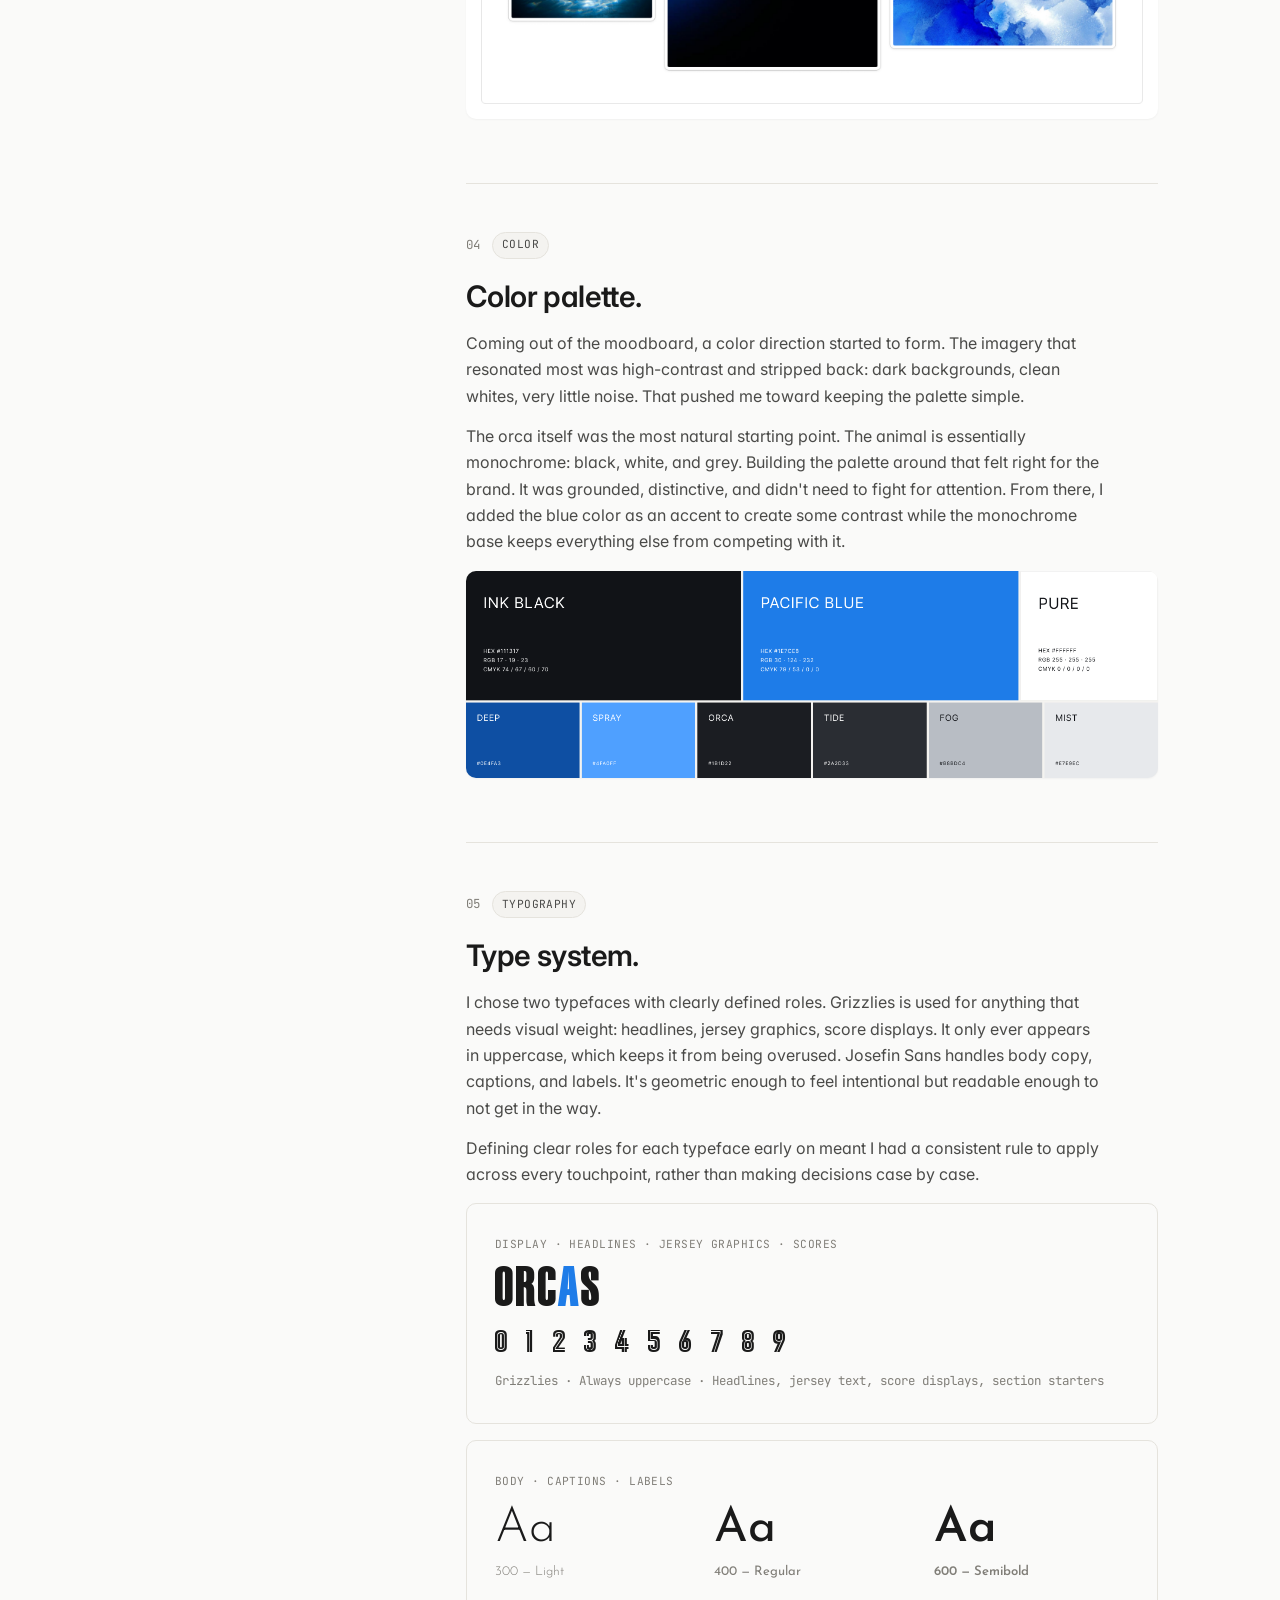
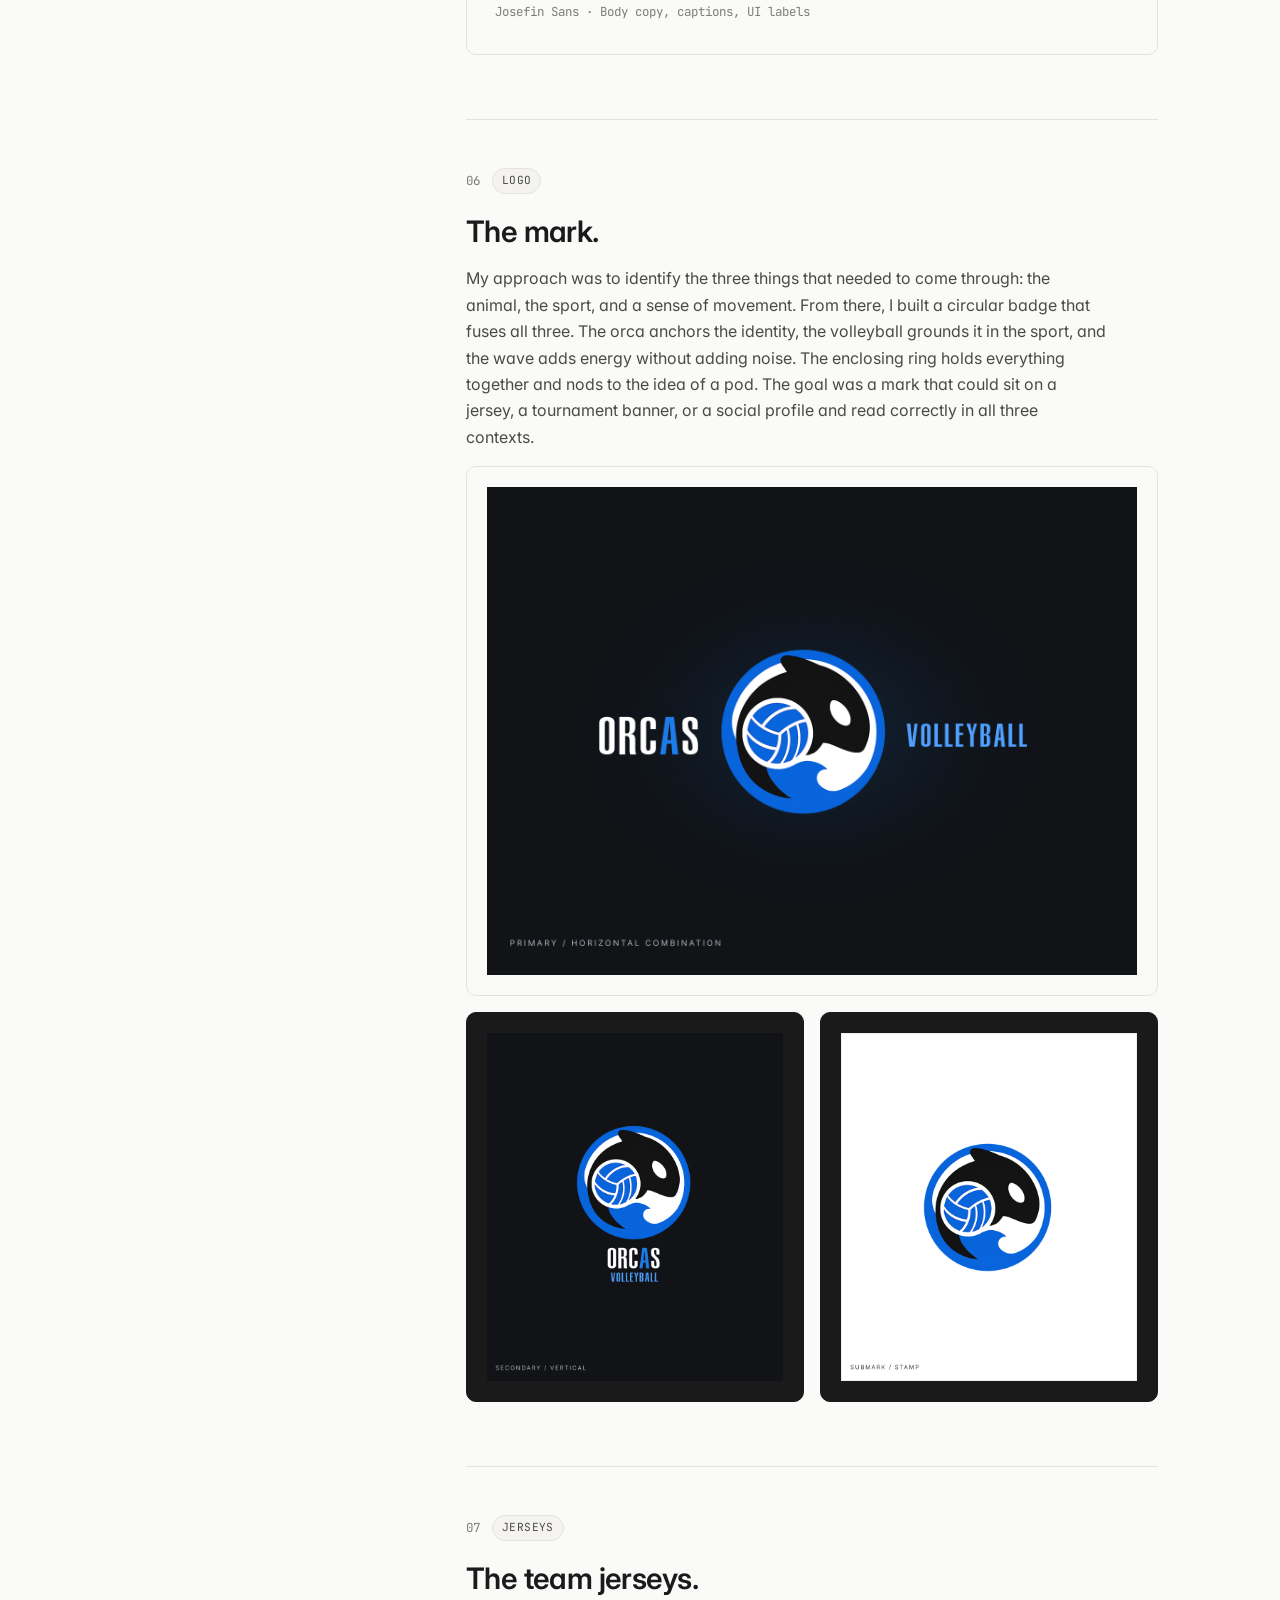
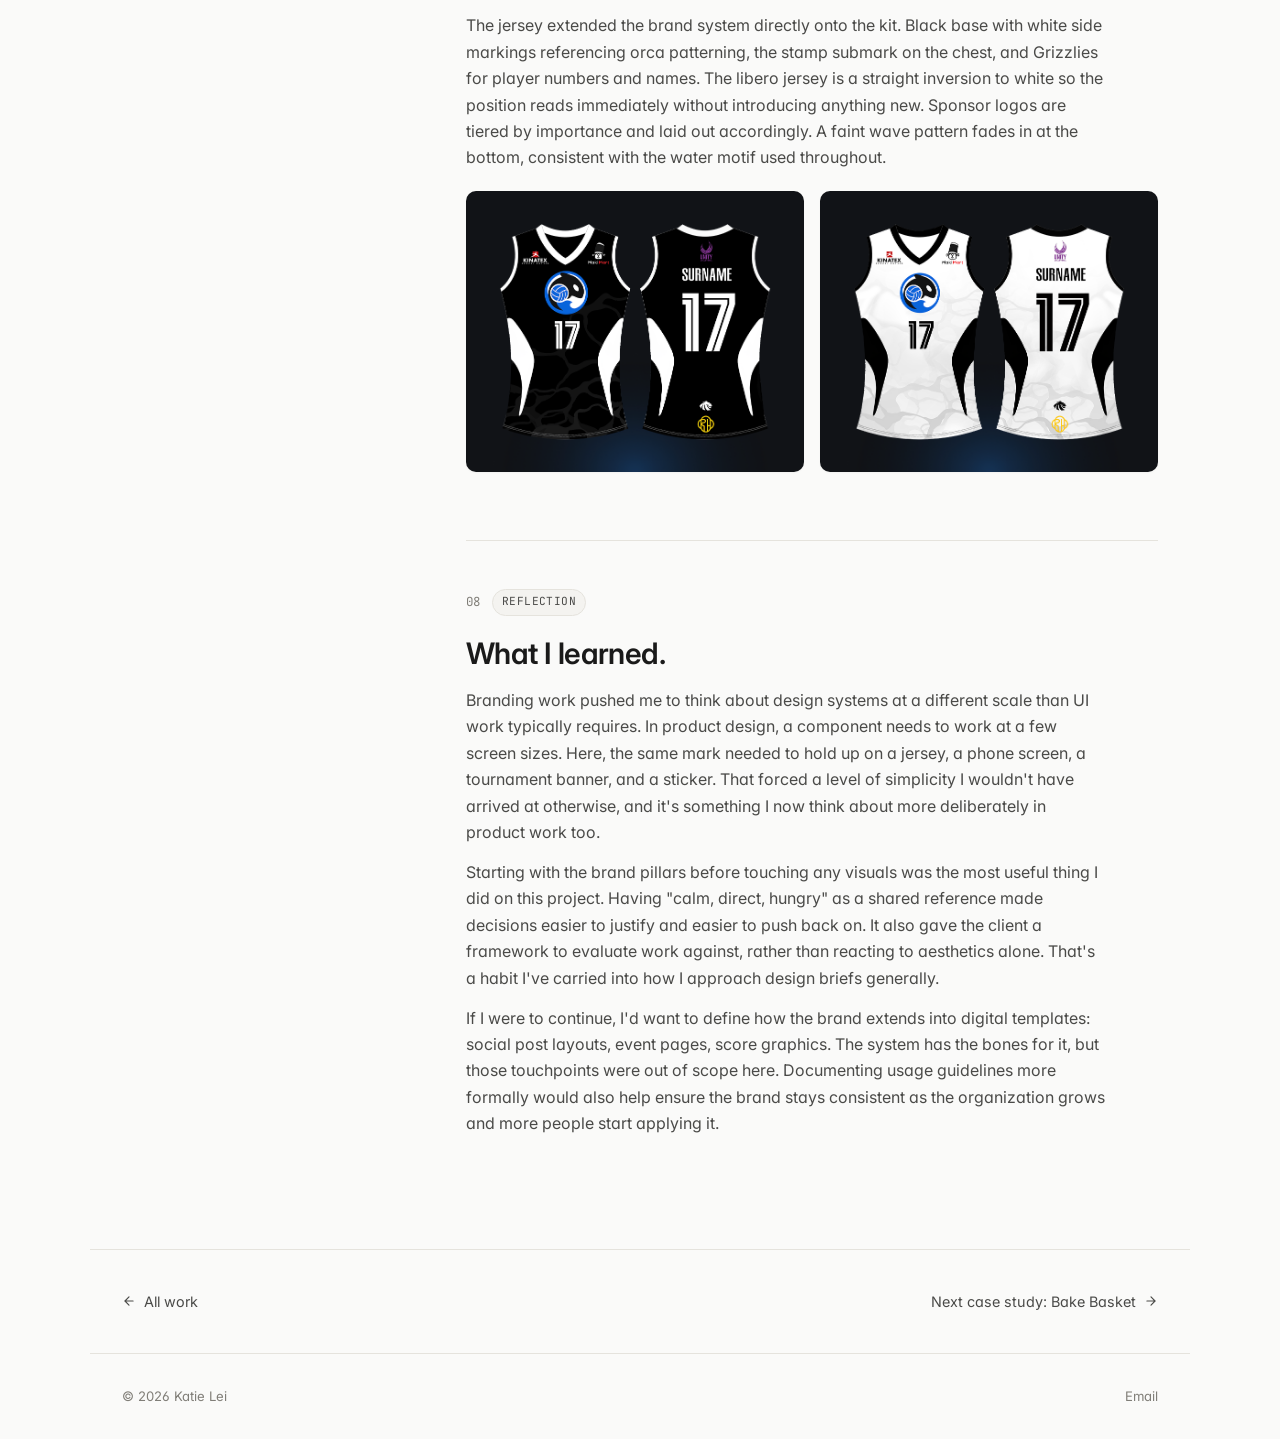
<file: volleyball-branding-case-study.html>
<!DOCTYPE html>
<html lang="en">
<head>
  <meta charset="UTF-8">
  <link rel="icon" type="image/svg+xml" href="favicon.svg">
  <meta name="viewport" content="width=device-width, initial-scale=1.0">
  <title>Volleyball Team Branding — Katie Lei</title>
  <link rel="preconnect" href="https://fonts.googleapis.com">
  <link rel="preconnect" href="https://fonts.gstatic.com" crossorigin>
  <link href="https://fonts.googleapis.com/css2?family=Inter:wght@400;500;600;700&family=JetBrains+Mono:wght@400;500&display=swap" rel="stylesheet">
  <style>
    :root {
      --bg:           #FAFAF9;
      --bg-2:         #F4F3F0;
      --bg-3:         #EAE8E3;
      --rule:         #E5E3DD;
      --rule-strong:  #D4D1C8;
      --ink:          #1A1A1A;
      --ink-2:        #4A4A48;
      --ink-3:        #807E78;
      --ink-4:        #B5B2A8;
      --accent:       #2E6E5E;
      --accent-soft:  #DCE8E2;

      --font-sans:    'Inter', system-ui, -apple-system, sans-serif;
      --font-mono:    'JetBrains Mono', ui-monospace, monospace;
      --font-grizzlies: 'Grizzlies', system-ui, sans-serif;
      --font-josefin:   'Josefin Sans', system-ui, sans-serif;

      --radius-sm:    6px;
      --radius:       10px;
      --radius-lg:    16px;

      --shadow-sm:    0 1px 2px rgba(0,0,0,0.04);
      --shadow:       0 1px 3px rgba(0,0,0,0.06), 0 4px 12px -4px rgba(0,0,0,0.05);
      --shadow-lg:    0 8px 24px -8px rgba(0,0,0,0.12), 0 2px 6px rgba(0,0,0,0.04);

      --sidebar-w:    280px;
      --content-max:  720px;
      --wide-max:     1100px;

      --ease:         cubic-bezier(0.16, 1, 0.3, 1);
    }

    @font-face {
      font-family: 'Grizzlies';
      src: url('images/Orcas/NBA Grizzlies.ttf') format('truetype');
      font-weight: normal;
      font-style: normal;
      font-display: swap;
    }
    @font-face {
      font-family: 'Josefin Sans';
      src: url('images/Orcas/JosefinSans-VariableFont_wght.ttf') format('truetype');
      font-weight: 100 700;
      font-style: normal;
      font-display: swap;
    }

    * { box-sizing: border-box; margin: 0; padding: 0; }
    html { scroll-behavior: smooth; }
    body {
      font-family: var(--font-sans);
      font-size: 16px; line-height: 1.6;
      color: var(--ink); background: var(--bg);
      -webkit-font-smoothing: antialiased;
      font-feature-settings: 'cv11', 'ss01', 'kern';
    }
    a { color: inherit; text-decoration: none; }
    img { max-width: 100%; display: block; }

    /* Top bar */
    .topbar {
      position: sticky; top: 0; z-index: 100;
      display: flex; align-items: center; justify-content: space-between;
      padding: 0.85rem 2rem;
      background: rgba(250,250,249,0.85);
      backdrop-filter: saturate(140%) blur(10px);
      -webkit-backdrop-filter: saturate(140%) blur(10px);
      border-bottom: 1px solid var(--rule);
    }
    .topbar-left { display: flex; align-items: center; gap: 1.5rem; }
    .topbar-brand { font-weight: 600; font-size: 0.95rem; letter-spacing: -0.01em; }
    .topbar-crumb {
      display: none;
      font-size: 0.85rem; color: var(--ink-3);
      align-items: center; gap: 0.5rem;
    }
    @media (min-width: 720px) { .topbar-crumb { display: inline-flex; } }
    .topbar-crumb-sep { color: var(--ink-4); }
    .topbar-crumb-current { color: var(--ink); font-weight: 500; }
    .topbar-right { display: flex; align-items: center; gap: 0.5rem; }
    .topbar-link {
      font-size: 0.85rem; color: var(--ink-2);
      padding: 0.4rem 0.75rem; border-radius: var(--radius-sm);
      transition: background 150ms, color 150ms;
    }
    .topbar-link:hover { background: var(--bg-2); color: var(--ink); }
    .topbar-cta {
      font-size: 0.85rem; font-weight: 500;
      padding: 0.5rem 0.85rem;
      background: var(--ink); color: var(--bg);
      border-radius: var(--radius-sm);
      transition: background 150ms;
    }
    .topbar-cta:hover { background: var(--ink-2); }

    /* Reading progress */
    .progress {
      position: fixed; top: 0; left: 0; right: 0;
      height: 2px; background: transparent; z-index: 200;
    }
    .progress-bar {
      height: 100%; width: 0%; background: var(--accent);
      transition: width 80ms linear;
    }

    /* Hero */
    .hero {
      padding: 5rem 2rem 3rem;
      max-width: var(--wide-max);
      margin: 0 auto;
    }
    .hero-eyebrow {
      display: inline-flex; align-items: center; gap: 0.55rem;
      padding: 0.35rem 0.75rem;
      background: var(--bg-2);
      border: 1px solid var(--rule);
      border-radius: 9999px;
      font-size: 0.72rem; font-weight: 500;
      color: var(--ink-2);
      margin-bottom: 1.5rem;
    }
    .hero-eyebrow-dot { width: 6px; height: 6px; border-radius: 50%; background: var(--accent); }
    .hero-title {
      font-size: clamp(2.25rem, 5vw, 3.75rem);
      font-weight: 600; line-height: 1.05;
      letter-spacing: -0.03em;
      color: var(--ink);
      margin-bottom: 1.25rem;
      max-width: 18ch; text-wrap: balance;
    }
    .hero-subtitle {
      font-size: clamp(1.05rem, 1.4vw, 1.25rem);
      line-height: 1.5;
      color: var(--ink-2);
      max-width: 56ch;
      margin-bottom: 3rem;
      text-wrap: pretty;
    }
    .hero-meta {
      display: grid;
      grid-template-columns: repeat(4, minmax(0,1fr));
      gap: 1.5rem 2rem;
      padding-top: 2rem;
      border-top: 1px solid var(--rule);
    }
    @media (max-width: 720px) { .hero-meta { grid-template-columns: repeat(2, 1fr); } }
    .hero-meta-item { display: flex; flex-direction: column; gap: 0.35rem; }
    .hero-meta-label {
      font-family: var(--font-mono);
      font-size: 0.7rem; color: var(--ink-3);
      text-transform: uppercase; letter-spacing: 0.04em;
    }
    .hero-meta-value { font-size: 0.92rem; font-weight: 500; color: var(--ink); }

    /* Cover */
    .cover-wrap {
      max-width: 360px;
      margin: 0 auto 4rem;
      padding: 0 2rem;
    }
    .cover {
      width: 100%; height: auto; display: block;
      border-radius: var(--radius-lg);
      background: var(--bg-2);
      box-shadow: var(--shadow-lg);
      aspect-ratio: 4/3;
      object-fit: cover;
    }

    /* Layout */
    .layout {
      max-width: var(--wide-max);
      margin: 0 auto;
      padding: 0 2rem;
      display: grid;
      grid-template-columns: var(--sidebar-w) 1fr;
      gap: 4rem;
      align-items: start;
    }
    @media (max-width: 980px) { .layout { grid-template-columns: 1fr; gap: 0; } }

    .toc {
      position: sticky; top: 88px;
      max-height: calc(100vh - 100px);
      overflow-y: auto;
      padding-right: 1rem;
    }
    @media (max-width: 980px) { .toc { display: none; } }
    .toc-label {
      font-family: var(--font-mono);
      font-size: 0.7rem; color: var(--ink-3);
      text-transform: uppercase; letter-spacing: 0.06em;
      margin-bottom: 1rem;
    }
    .toc-list {
      list-style: none;
      display: flex; flex-direction: column; gap: 0.1rem;
      border-left: 1px solid var(--rule);
    }
    .toc-list a {
      display: block;
      padding: 0.45rem 0 0.45rem 1rem;
      margin-left: -1px;
      border-left: 1px solid transparent;
      font-size: 0.85rem;
      color: var(--ink-3);
      transition: color 150ms, border-color 150ms;
    }
    .toc-list a:hover { color: var(--ink); }
    .toc-list a.is-active {
      color: var(--ink);
      border-left-color: var(--ink);
      font-weight: 500;
    }

    .content { max-width: var(--content-max); min-width: 0; }

    .section {
      padding: 3rem 0;
      border-top: 1px solid var(--rule);
      scroll-margin-top: 88px;
    }
    .section:first-child { border-top: none; padding-top: 0; }
    .section-meta {
      display: flex; align-items: center; gap: 0.75rem;
      margin-bottom: 1.25rem;
    }
    .section-num { font-family: var(--font-mono); font-size: 0.78rem; color: var(--ink-3); }
    .section-pill {
      font-family: var(--font-mono);
      font-size: 0.7rem;
      padding: 0.2rem 0.55rem;
      background: var(--bg-2);
      border: 1px solid var(--rule);
      border-radius: 9999px;
      color: var(--ink-2);
      text-transform: uppercase;
      letter-spacing: 0.04em;
    }
    .section h2 {
      font-size: clamp(1.5rem, 2.5vw, 1.85rem);
      font-weight: 600; line-height: 1.2;
      letter-spacing: -0.02em;
      margin-bottom: 1rem;
      color: var(--ink);
    }
    .section h3 {
      font-size: 1.05rem; font-weight: 600;
      letter-spacing: -0.01em;
      margin: 2.5rem 0 0.85rem;
      color: var(--ink);
    }
    .section p {
      font-size: 1rem; line-height: 1.65;
      color: var(--ink-2);
      max-width: 64ch;
    }
    .section p + p { margin-top: 0.85rem; }
    .section p strong { color: var(--ink); font-weight: 600; }

    /* Summary */
    .summary {
      display: grid;
      grid-template-columns: 1fr 1fr;
      gap: 0;
      border: 1px solid var(--rule);
      border-radius: var(--radius);
      overflow: hidden;
      margin-top: 2rem;
    }
    @media (max-width: 720px) { .summary { grid-template-columns: 1fr; } }
    .summary-cell {
      padding: 1.25rem 1.5rem;
      border-right: 1px solid var(--rule);
      border-bottom: 1px solid var(--rule);
    }
    .summary-cell:nth-child(2n) { border-right: none; }
    .summary-cell:nth-last-child(-n+2) { border-bottom: none; }
    @media (max-width: 720px) {
      .summary-cell { border-right: none !important; border-bottom: 1px solid var(--rule) !important; }
      .summary-cell:last-child { border-bottom: none !important; }
    }
    .summary-label {
      font-family: var(--font-mono); font-size: 0.7rem;
      color: var(--ink-3); text-transform: uppercase;
      letter-spacing: 0.04em; margin-bottom: 0.5rem;
    }
    .summary-text { font-size: 0.92rem; color: var(--ink); line-height: 1.55; }

    /* Brand pillars (3-up) */
    .pillars {
      display: grid;
      grid-template-columns: repeat(3, 1fr);
      gap: 0.75rem;
      margin: 1.5rem 0;
    }
    @media (max-width: 720px) { .pillars { grid-template-columns: 1fr; } }
    .pillar {
      padding: 1.5rem;
      background: var(--bg-2);
      border: 1px solid var(--rule);
      border-radius: var(--radius);
    }
    .pillar-label {
      font-family: var(--font-mono);
      font-size: 0.7rem;
      color: var(--accent);
      text-transform: uppercase;
      letter-spacing: 0.06em;
      margin-bottom: 0.75rem;
    }
    .pillar-name {
      font-size: 1.5rem; font-weight: 600;
      letter-spacing: -0.02em;
      margin-bottom: 0.5rem;
      color: var(--ink);
    }
    .pillar-text {
      font-size: 0.9rem; line-height: 1.55;
      color: var(--ink-2);
    }

    /* Color palette */
    .palette {
      display: grid;
      grid-template-columns: repeat(4, 1fr);
      gap: 0.75rem;
      margin: 1.25rem 0;
    }
    @media (max-width: 720px) { .palette { grid-template-columns: repeat(2, 1fr); } }
    .swatch {
      border: 1px solid var(--rule);
      border-radius: var(--radius);
      overflow: hidden;
      background: var(--bg);
    }
    .swatch-color {
      aspect-ratio: 1/1;
      width: 100%;
      display: block;
    }
    .swatch-meta {
      padding: 0.85rem 1rem;
      border-top: 1px solid var(--rule);
    }
    .swatch-name {
      font-size: 0.9rem; font-weight: 600;
      color: var(--ink);
      margin-bottom: 0.25rem;
    }
    .swatch-hex {
      font-family: var(--font-mono);
      font-size: 0.78rem;
      color: var(--ink-3);
      text-transform: uppercase;
    }

    /* Typography specimen */
    .type-spec {
      border: 1px solid var(--rule);
      border-radius: var(--radius);
      padding: 2rem 1.75rem;
      margin: 1rem 0;
      background: var(--bg);
    }
    .type-spec + .type-spec { margin-top: 0.75rem; }
    .type-spec-label {
      font-family: var(--font-mono);
      font-size: 0.7rem;
      color: var(--ink-3);
      text-transform: uppercase;
      letter-spacing: 0.04em;
      margin-bottom: 0.85rem;
    }
    .type-spec-name {
      font-size: 2.5rem;
      font-weight: 600;
      letter-spacing: -0.02em;
      line-height: 1;
      margin-bottom: 0.85rem;
      color: var(--ink);
    }
    .type-spec-meta {
      font-family: var(--font-mono);
      font-size: 0.78rem;
      color: var(--ink-3);
    }

    /* Image blocks */
    .img-full {
      width: 100%;
      border-radius: var(--radius);
      background: var(--bg-2);
      margin: 1rem 0;
      box-shadow: var(--shadow-sm);
    }
    .img-grid {
      display: grid;
      grid-template-columns: repeat(2, 1fr);
      gap: 1rem;
      margin: 1.25rem 0;
    }
    @media (max-width: 720px) { .img-grid { grid-template-columns: 1fr; } }
    .img-grid img {
      width: 100%;
      border-radius: var(--radius);
      background: var(--bg-2);
      box-shadow: var(--shadow-sm);
    }
    .img-grid--3 {
      grid-template-columns: repeat(3, 1fr);
    }
    @media (max-width: 720px) { .img-grid--3 { grid-template-columns: 1fr; } }

    /* Logo display block */
    .logo-block {
      border: 1px solid var(--rule);
      border-radius: var(--radius);
      background: var(--bg);
      padding: 1.25rem;
      display: flex;
      align-items: center;
      justify-content: center;
      margin: 1rem 0;
    }
    .logo-block-dark {
      background: var(--ink);
      border-color: var(--ink);
    }
    .logo-block img {
      max-width: 100%;
      width: 100%;
      height: auto;
      object-fit: contain;
    }

    /* Placeholder image */
    .placeholder {
      width: 100%;
      aspect-ratio: 16/9;
      background:
        repeating-linear-gradient(
          45deg,
          var(--bg-2),
          var(--bg-2) 10px,
          var(--bg-3) 10px,
          var(--bg-3) 20px
        );
      border: 1px dashed var(--rule-strong);
      border-radius: var(--radius);
      display: flex;
      align-items: center;
      justify-content: center;
      color: var(--ink-3);
      font-family: var(--font-mono);
      font-size: 0.82rem;
      letter-spacing: 0.04em;
      text-transform: uppercase;
    }

    /* Takeaways */
    .takeaways {
      list-style: none;
      display: flex; flex-direction: column;
      counter-reset: tk;
      margin: 1rem 0;
    }
    .takeaways li {
      counter-increment: tk;
      display: grid;
      grid-template-columns: 28px 1fr;
      gap: 0.75rem;
      padding: 0.85rem 0;
      border-bottom: 1px solid var(--rule);
      font-size: 0.95rem;
      color: var(--ink-2);
      line-height: 1.55;
    }
    .takeaways li:last-child { border-bottom: none; }
    .takeaways li::before {
      content: counter(tk, decimal-leading-zero);
      font-family: var(--font-mono);
      font-size: 0.78rem;
      color: var(--ink-3);
      padding-top: 1px;
    }

    /* CTA */
    .cta-row {
      display: flex; gap: 0.75rem;
      margin: 1.5rem 0;
      flex-wrap: wrap;
    }
    .btn {
      display: inline-flex; align-items: center; gap: 0.5rem;
      padding: 0.65rem 1.1rem;
      font-family: var(--font-sans);
      font-size: 0.9rem; font-weight: 500;
      border-radius: var(--radius-sm);
      transition: background 150ms, color 150ms, border-color 150ms;
      cursor: pointer;
      border: 1px solid transparent;
    }
    .btn-primary { background: var(--ink); color: var(--bg); }
    .btn-primary:hover { background: var(--ink-2); }
    .btn-secondary {
      background: var(--bg);
      color: var(--ink);
      border-color: var(--rule-strong);
    }
    .btn-secondary:hover { background: var(--bg-2); }

    /* Bottom navigation */
    .bottom-nav {
      max-width: var(--wide-max);
      margin: 4rem auto 0;
      padding: 2rem;
      border-top: 1px solid var(--rule);
      display: flex; justify-content: space-between; align-items: center;
      gap: 1rem; flex-wrap: wrap;
    }
    .bottom-nav-link {
      display: inline-flex; align-items: center; gap: 0.5rem;
      font-size: 0.9rem; color: var(--ink-2);
      padding: 0.5rem 0;
      transition: color 150ms;
    }
    .bottom-nav-link:hover { color: var(--ink); }
    .bottom-nav-link svg { transition: transform 200ms var(--ease); }
    .bottom-nav-link:hover svg { transform: translateX(2px); }

    .footer {
      max-width: var(--wide-max);
      margin: 0 auto;
      padding: 2rem;
      border-top: 1px solid var(--rule);
      display: flex; justify-content: space-between; align-items: center;
      font-size: 0.82rem;
      color: var(--ink-3);
      flex-wrap: wrap; gap: 1rem;
    }
    .footer-links { display: flex; gap: 1.25rem; }
    .footer-links a:hover { color: var(--ink); }

    @media (max-width: 720px) {
      .topbar { padding: 0.75rem 1.25rem; }
      .hero { padding: 3rem 1.25rem 2rem; }
      .cover-wrap, .layout, .bottom-nav, .footer { padding-left: 1.25rem; padding-right: 1.25rem; }
    }
  </style>
</head>
<body>

  <div class="progress" aria-hidden="true"><div class="progress-bar" id="progress"></div></div>

  <header class="topbar">
    <div class="topbar-left">
      <a href="index.html" class="topbar-brand">Katie Lei</a>
      <span class="topbar-crumb">
        <a href="index.html#work" class="topbar-link" style="padding:0">Work</a>
        <span class="topbar-crumb-sep">/</span>
        <span class="topbar-crumb-current">Orcas</span>
      </span>
    </div>
    <div class="topbar-right">
      <a href="index.html#contact" class="topbar-link">Contact</a>
      <a href="bakebasket-case-study.html" class="topbar-cta">Next case study →</a>
    </div>
  </header>

  <!-- Hero -->
  <section class="hero">
    <span class="hero-eyebrow">
      <span class="hero-eyebrow-dot"></span>
      Case study · Brand identity
    </span>
    <h1 class="hero-title">Building the brand identity for a volleyball organization.</h1>
    <p class="hero-subtitle">Orcas is a volleyball organization that runs competitive teams, volleyball runs, and tournaments. They needed a brand that could work across all of it: jerseys, merch, event advertising, and social media.</p>

    <div class="hero-meta">
      <div class="hero-meta-item">
        <span class="hero-meta-label">Role</span>
        <span class="hero-meta-value">Brand Designer</span>
      </div>
      <div class="hero-meta-item">
        <span class="hero-meta-label">Scope</span>
        <span class="hero-meta-value">Product Design · Brand Identity · Merch</span>
      </div>
      <div class="hero-meta-item">
        <span class="hero-meta-label">Client</span>
        <span class="hero-meta-value">Orcas</span>
      </div>
      <div class="hero-meta-item">
        <span class="hero-meta-label">Tools</span>
        <span class="hero-meta-value">Illustrator, Photoshop, Figma</span>
      </div>
    </div>
  </section>

  <!-- Cover -->
  <div class="cover-wrap">
    <img src="images/Orcas/logo.png" alt="Orcas brand identity cover" class="cover" />
  </div>

  <!-- Layout -->
  <div class="layout">

    <aside class="toc" aria-label="Contents">
      <p class="toc-label">Contents</p>
      <ul class="toc-list" id="tocList">
        <li><a href="#summary" class="is-active">Summary</a></li>
        <li><a href="#context">Context</a></li>
        <li><a href="#pillars">Brand pillars</a></li>
        <li><a href="#color">Color palette</a></li>
        <li><a href="#typography">Typography</a></li>
        <li><a href="#logo">Logo</a></li>
        <li><a href="#jerseys">Jerseys</a></li>
        <li><a href="#reflection">Reflection</a></li>
      </ul>
    </aside>

    <article class="content">

      <!-- Summary -->
      <section class="section" id="summary">
        <div class="section-meta">
          <span class="section-num">01</span>
          <span class="section-pill">Summary</span>
        </div>
        <h2>At a glance</h2>
        <p>Orcas is a volleyball organization running competitive teams, volleyball runs, and open tournaments. They had no consistent visual identity, nothing that could tie a team jersey to a tournament poster to an Instagram story. I built the brand from the ground up: positioning, logo, color, typography, and a system applied across merchandise, jerseys, and event materials.</p>

        <div class="summary">
          <div class="summary-cell">
            <p class="summary-label">Goal</p>
            <p class="summary-text">A cohesive identity that works across teams, events, merch, and social media, not just on court.</p>
          </div>
          <div class="summary-cell">
            <p class="summary-label">Approach</p>
            <p class="summary-text">Pillars first, visuals second. Every design decision laddering back to "calm, direct, hungry."</p>
          </div>
          <div class="summary-cell">
            <p class="summary-label">Deliverables</p>
            <p class="summary-text">Logo system, color palette, type system, and jersey design. The team applied the brand to their social media pages, advertisements and merch from there.</p>
          </div>
          <div class="summary-cell">
            <p class="summary-label">Outcome</p>
            <p class="summary-text">A brand Orcas can wear, post, and advertise with, consistent whether it's a tournament banner or a team hoodie.</p>
          </div>
        </div>
      </section>

      <!-- Context -->
      <section class="section" id="context">
        <div class="section-meta">
          <span class="section-num">02</span>
          <span class="section-pill">Context</span>
        </div>
        <h2>Starting with who they actually are.</h2>
        <p>Orcas is more than a volleyball team. They run competitive teams across different levels, organize volleyball runs for the wider community, and host tournaments that bring players and spectators together. With activity happening across all three, they needed a brand that could represent all of it coherently: on a jersey, a tournament flyer, a social post, and a merch drop.</p>
        <p>When they came to me, they had a name and a vision but no visual identity. No logo, no defined colors, no consistent way to show up anywhere. The challenge wasn't just designing something that looked good. It was building a system flexible enough to serve a competitive team and a public-facing organization at the same time.</p>
      </section>

      <!-- Brand pillars -->
      <section class="section" id="pillars">
        <div class="section-meta">
          <span class="section-num">03</span>
          <span class="section-pill">Brand pillars</span>
        </div>
        <h2>Defining the brand identity.</h2>
        <p>Before touching any visuals, I established three brand pillars to guide the work: <strong>Calm. Direct. Hungry.</strong> Having these defined early meant every design decision had a clear reference point. If something didn't ladder back to at least one of the three, it didn't make the cut.</p>
        <p>I also gathered supporting keywords during the brainstorm: <strong>disciplined, confident, sharp, playful.</strong> These helped define the full range of the identity, giving me guardrails on both ends so the brand wouldn't tip too rigid or too casual.</p>
        <p>To ground all of this visually, I built a moodboard. The brand needed to feel composed without feeling passive, and athletic without feeling loud. The name Orcas helped anchor that direction: an animal associated with stillness, precision, and quiet intensity. The moodboard became the reference I kept returning to when making decisions about color, type, and form.</p>

        <img src="images/Orcas/moodboard.png" alt="Orcas brand moodboard" class="img-full zoomable" style="border-radius: var(--radius); margin-top: 1.5rem; display:block; width:100%;" />

      </section>

      <!-- Color -->
      <section class="section" id="color">
        <div class="section-meta">
          <span class="section-num">04</span>
          <span class="section-pill">Color</span>
        </div>
        <h2>Color palette.</h2>
        <p>Coming out of the moodboard, a color direction started to form. The imagery that resonated most was high-contrast and stripped back: dark backgrounds, clean whites, very little noise. That pushed me toward keeping the palette simple.</p>
        <p>The orca itself was the most natural starting point. The animal is essentially monochrome: black, white, and grey. Building the palette around that felt right for the brand. It was grounded, distinctive, and didn't need to fight for attention. From there, I added the blue color as an accent to create some contrast while the monochrome base keeps everything else from competing with it.</p>

        <img src="images/Orcas/color palette.png" alt="Orcas color palette" class="img-full zoomable" style="margin-top: 1rem;" />
      </section>

      <!-- Typography -->
      <section class="section" id="typography">
        <div class="section-meta">
          <span class="section-num">05</span>
          <span class="section-pill">Typography</span>
        </div>
        <h2>Type system.</h2>
        <p>I chose two typefaces with clearly defined roles. Grizzlies is used for anything that needs visual weight: headlines, jersey graphics, score displays. It only ever appears in uppercase, which keeps it from being overused. Josefin Sans handles body copy, captions, and labels. It's geometric enough to feel intentional but readable enough to not get in the way.</p>
        <p>Defining clear roles for each typeface early on meant I had a consistent rule to apply across every touchpoint, rather than making decisions case by case.</p>

        <div class="type-spec">
          <div class="type-spec-label">Display · Headlines · Jersey graphics · Scores</div>
          <div class="type-spec-name" style="font-family: var(--font-grizzlies); font-size: 3rem; letter-spacing: 0.02em;">ORC<span style="color:#1E7CE8;">A</span>S</div>
          <div class="type-spec-name" style="font-family: var(--font-grizzlies); font-size: 1.75rem; font-weight: 400; letter-spacing: 0.06em; margin-top: 0.5rem;">0 1 2 3 4 5 6 7 8 9</div>
          <div class="type-spec-meta">Grizzlies · Always uppercase · Headlines, jersey text, score displays, section starters</div>
        </div>
        <div class="type-spec">
          <div class="type-spec-label">Body · Captions · Labels</div>
          <div style="display: grid; grid-template-columns: repeat(3, 1fr); gap: 1.5rem; margin-top: 0.5rem;">
            <div>
              <div style="font-family: var(--font-josefin); font-weight: 300; font-size: 3rem; line-height: 1; color: var(--ink);">Aa</div>
              <div style="font-family: var(--font-josefin); font-weight: 300; font-size: 0.82rem; color: var(--ink-3); margin-top: 0.5rem;">300 — Light</div>
            </div>
            <div>
              <div style="font-family: var(--font-josefin); font-weight: 400; font-size: 3rem; line-height: 1; color: var(--ink);">Aa</div>
              <div style="font-family: var(--font-josefin); font-weight: 400; font-size: 0.82rem; color: var(--ink-3); margin-top: 0.5rem;">400 — Regular</div>
            </div>
            <div>
              <div style="font-family: var(--font-josefin); font-weight: 600; font-size: 3rem; line-height: 1; color: var(--ink);">Aa</div>
              <div style="font-family: var(--font-josefin); font-weight: 600; font-size: 0.82rem; color: var(--ink-3); margin-top: 0.5rem;">600 — Semibold</div>
            </div>
          </div>
          <div class="type-spec-meta" style="margin-top: 1.25rem;">Josefin Sans · Body copy, captions, UI labels</div>
        </div>
      </section>

      <!-- Logo -->
      <section class="section" id="logo">
        <div class="section-meta">
          <span class="section-num">06</span>
          <span class="section-pill">Logo</span>
        </div>
        <h2>The mark.</h2>
        <p>My approach was to identify the three things that needed to come through: the animal, the sport, and a sense of movement. From there, I built a circular badge that fuses all three. The orca anchors the identity, the volleyball grounds it in the sport, and the wave adds energy without adding noise. The enclosing ring holds everything together and nods to the idea of a pod. The goal was a mark that could sit on a jersey, a tournament banner, or a social profile and read correctly in all three contexts.</p>

        <div class="logo-block">
          <img src="images/Orcas/Primary logo.png" alt="Orcas primary logo" class="zoomable" style="width:100%; display:block;" />
        </div>
        <div style="display:flex; gap:1rem; margin: 1rem 0;">
          <div class="logo-block logo-block-dark" style="flex:1; margin:0;">
            <img src="images/Orcas/Secondary logo.png" alt="Orcas secondary logo" class="zoomable" style="width:100%; display:block;" />
          </div>
          <div class="logo-block logo-block-dark" style="flex:1; margin:0;">
            <img src="images/Orcas/submark.png" alt="Orcas submark" class="zoomable" style="width:100%; display:block;" />
          </div>
        </div>
      </section>


      <!-- Jerseys -->
      <section class="section" id="jerseys">
        <div class="section-meta">
          <span class="section-num">07</span>
          <span class="section-pill">Jerseys</span>
        </div>
        <h2>The team jerseys.</h2>
        <p>The jersey extended the brand system directly onto the kit. Black base with white side markings referencing orca patterning, the stamp submark on the chest, and Grizzlies for player numbers and names. The libero jersey is a straight inversion to white so the position reads immediately without introducing anything new. Sponsor logos are tiered by importance and laid out accordingly. A faint wave pattern fades in at the bottom, consistent with the water motif used throughout.</p>

        <div class="img-grid">
          <img src="images/Orcas/ORCAS JERSEY.png" alt="Orcas jersey black" class="zoomable" />
          <img src="images/Orcas/ORCAS JERSEY White.png" alt="Orcas libero jersey white" class="zoomable" />
        </div>
      </section>

      <!-- Reflection -->
      <section class="section" id="reflection">
        <div class="section-meta">
          <span class="section-num">08</span>
          <span class="section-pill">Reflection</span>
        </div>
        <h2>What I learned.</h2>
        <p>Branding work pushed me to think about design systems at a different scale than UI work typically requires. In product design, a component needs to work at a few screen sizes. Here, the same mark needed to hold up on a jersey, a phone screen, a tournament banner, and a sticker. That forced a level of simplicity I wouldn't have arrived at otherwise, and it's something I now think about more deliberately in product work too.</p>
        <p>Starting with the brand pillars before touching any visuals was the most useful thing I did on this project. Having "calm, direct, hungry" as a shared reference made decisions easier to justify and easier to push back on. It also gave the client a framework to evaluate work against, rather than reacting to aesthetics alone. That's a habit I've carried into how I approach design briefs generally.</p>
        <p>If I were to continue, I'd want to define how the brand extends into digital templates: social post layouts, event pages, score graphics. The system has the bones for it, but those touchpoints were out of scope here. Documenting usage guidelines more formally would also help ensure the brand stays consistent as the organization grows and more people start applying it.</p>

      </section>

    </article>
  </div>

  <nav class="bottom-nav" aria-label="Page navigation">
    <a href="index.html#work" class="bottom-nav-link">
      <svg width="14" height="14" viewBox="0 0 24 24" fill="none" stroke="currentColor" stroke-width="2" stroke-linecap="round"><path d="M19 12H5M12 19l-7-7 7-7"/></svg>
      All work
    </a>
    <a href="bakebasket-case-study.html" class="bottom-nav-link">
      Next case study: Bake Basket
      <svg width="14" height="14" viewBox="0 0 24 24" fill="none" stroke="currentColor" stroke-width="2" stroke-linecap="round"><path d="M5 12h14M12 5l7 7-7 7"/></svg>
    </a>
  </nav>

  <footer class="footer">
    <p>© 2026 Katie Lei</p>
    <div class="footer-links">
      <a href="mailto:katie.sinlei@gmail.com">Email</a>
    </div>
  </footer>

  <script>
    (function() {
      var bar = document.getElementById('progress');
      if (!bar) return;
      function update() {
        var h = document.documentElement;
        var scrolled = h.scrollTop || document.body.scrollTop;
        var max = h.scrollHeight - h.clientHeight;
        bar.style.width = max > 0 ? (scrolled / max * 100) + '%' : '0%';
      }
      window.addEventListener('scroll', update, { passive: true });
      window.addEventListener('resize', update);
      update();
    })();

    (function() {
      var sections = document.querySelectorAll('.section[id]');
      var links = document.querySelectorAll('#tocList a');
      if (!('IntersectionObserver' in window)) return;
      var byId = {};
      links.forEach(function(a) {
        var id = a.getAttribute('href').replace('#','');
        byId[id] = a;
      });
      var io = new IntersectionObserver(function(entries) {
        entries.forEach(function(e) {
          if (e.isIntersecting) {
            links.forEach(function(a) { a.classList.remove('is-active'); });
            var a = byId[e.target.id];
            if (a) a.classList.add('is-active');
          }
        });
      }, { rootMargin: '-30% 0px -60% 0px' });
      sections.forEach(function(s) { io.observe(s); });
    })();
  </script>

</body>
</html>
</file>
